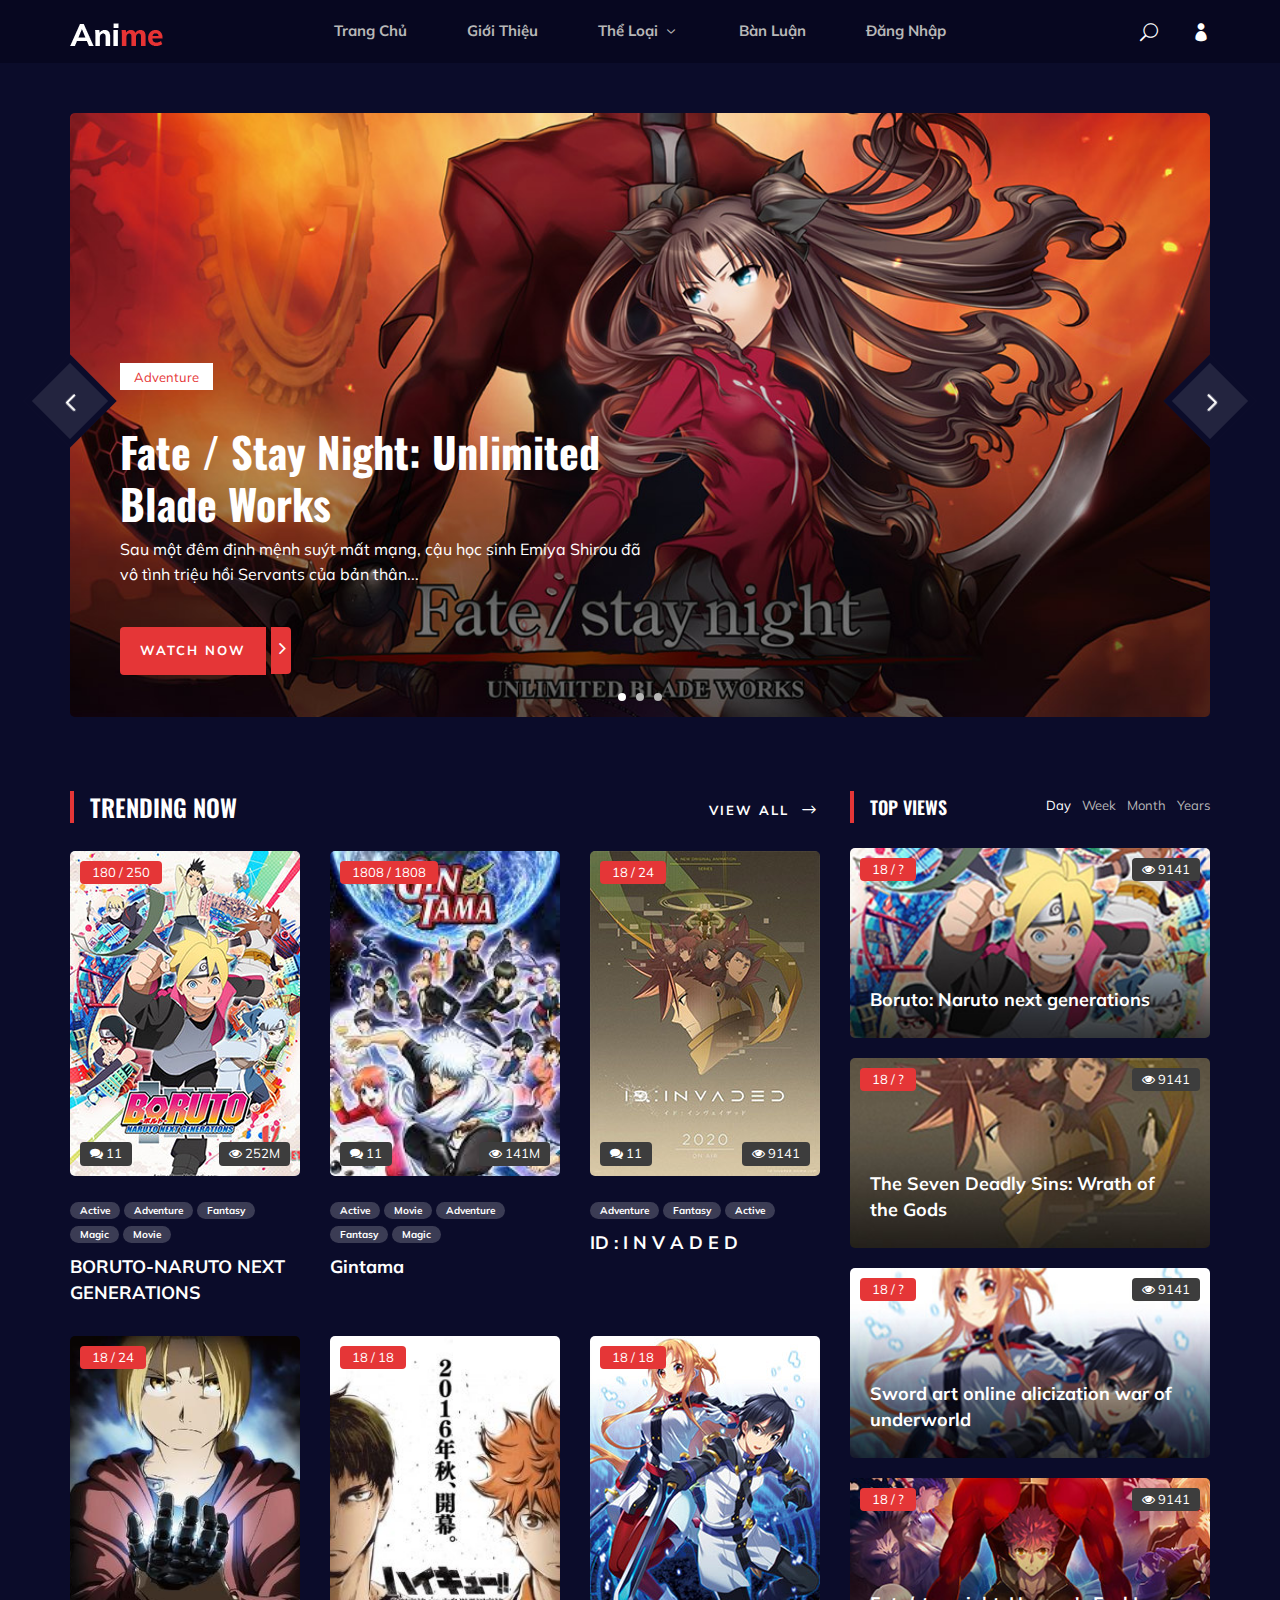
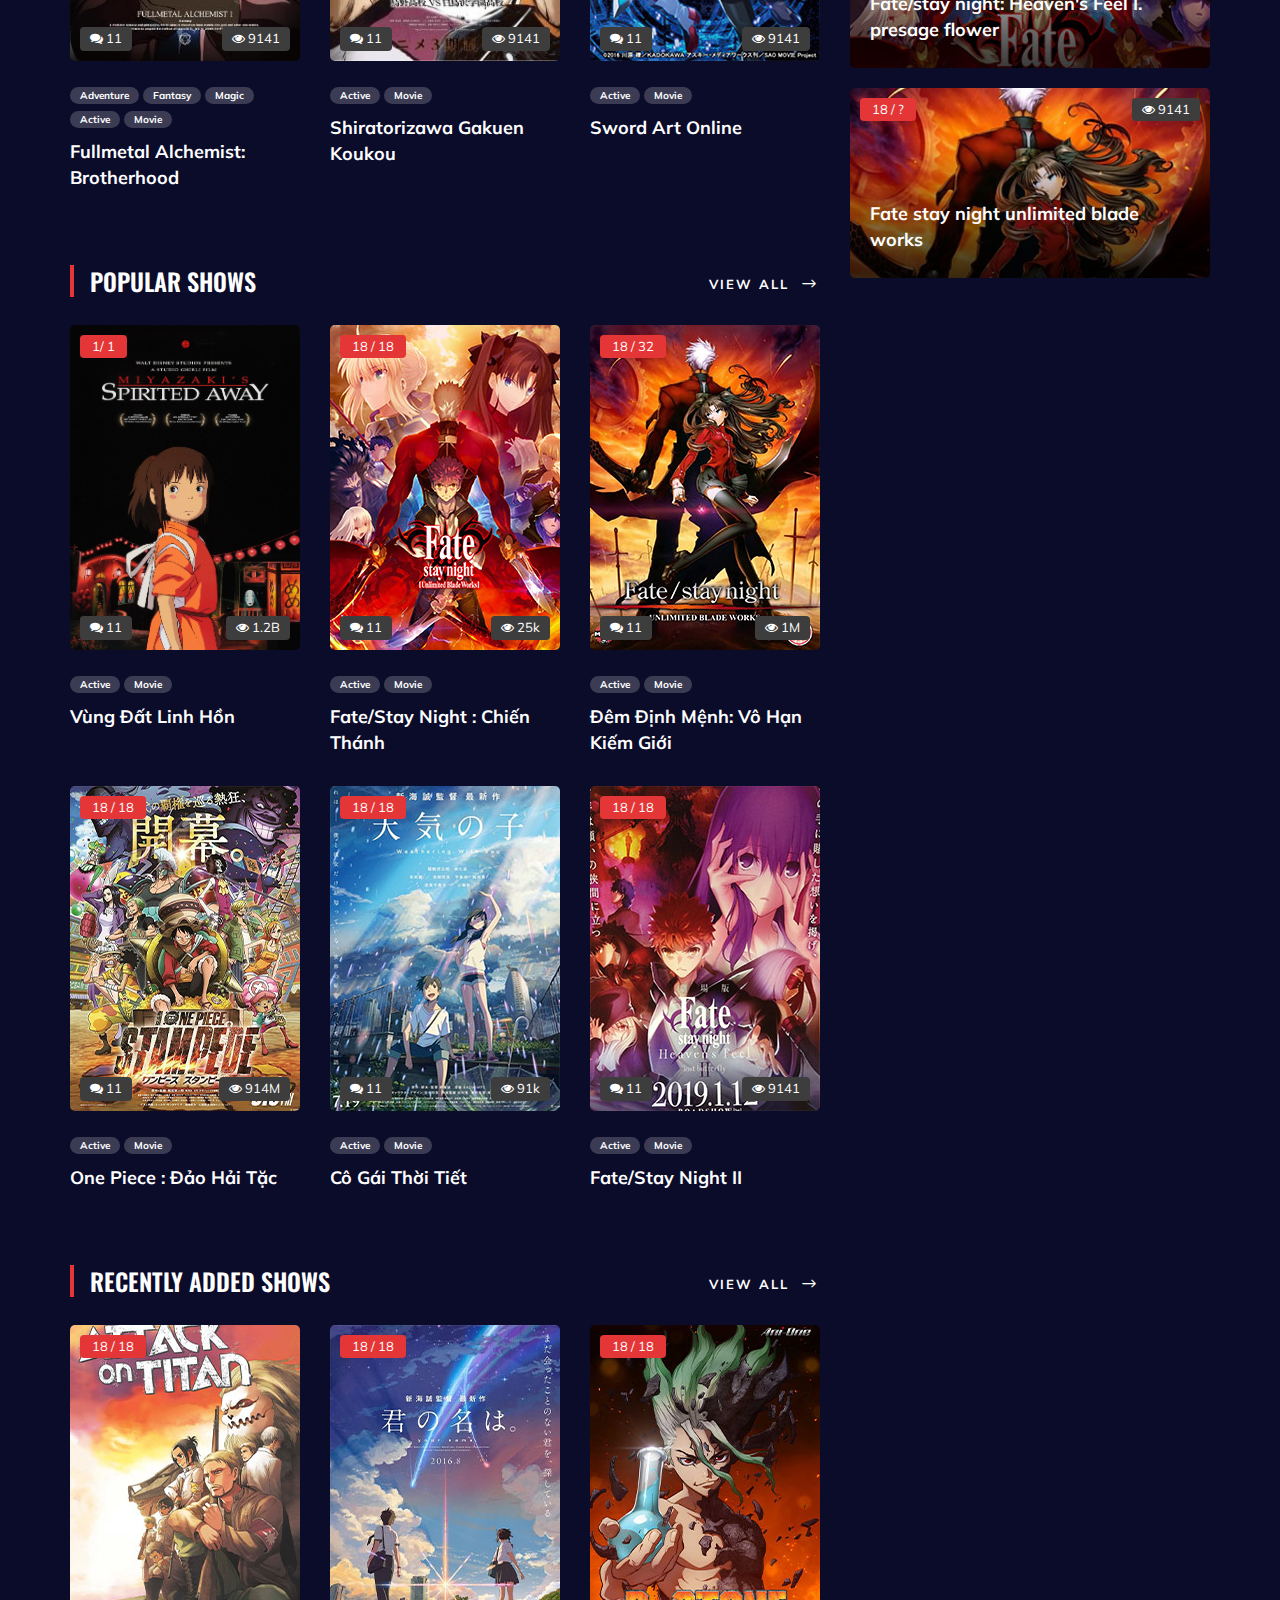
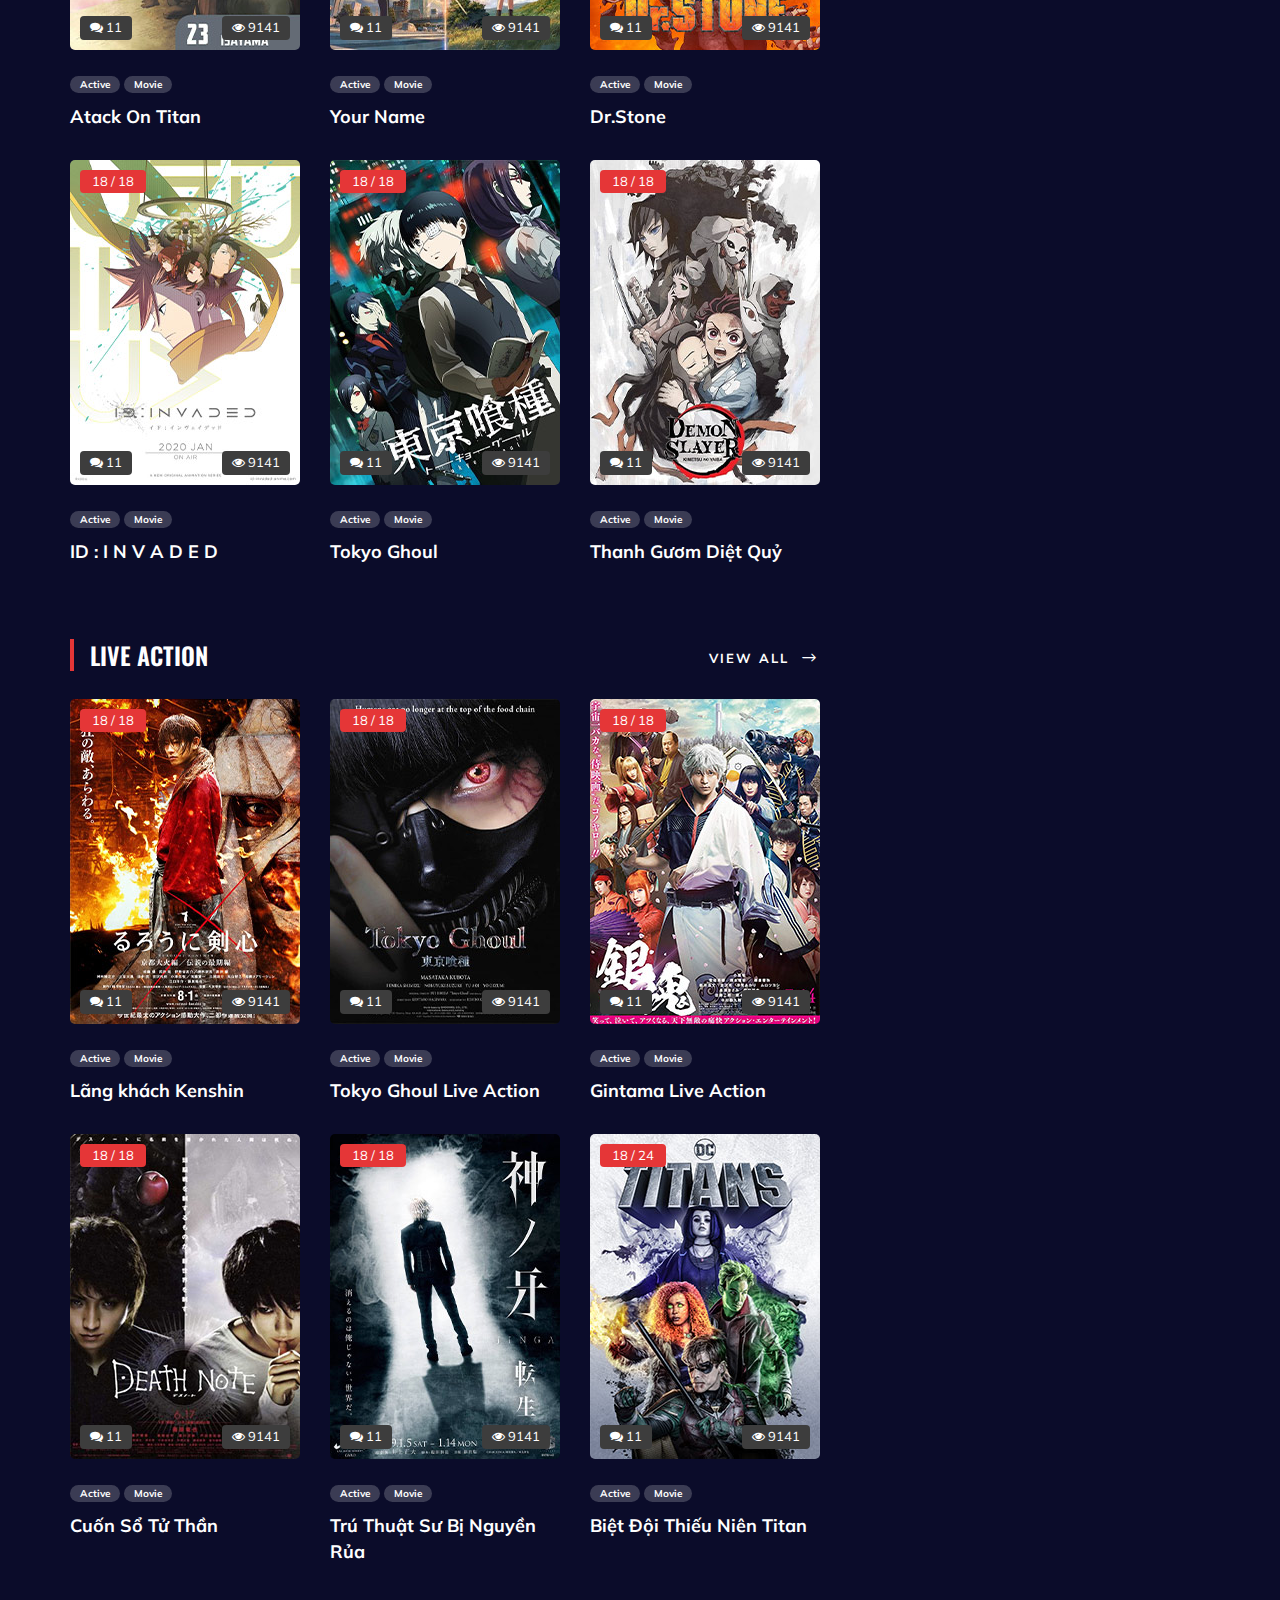
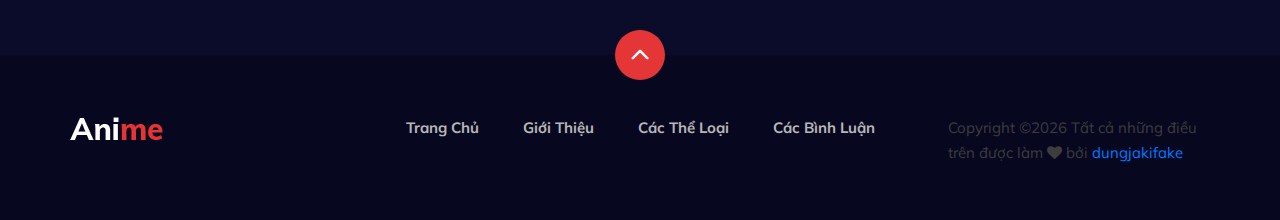
<file: index.html>
<!DOCTYPE html>
<html lang="zxx">

<head>
    <meta charset="UTF-8">
    <meta name="description" content="Anime Template">
    <meta name="keywords" content="Anime, unica, creative, html">
    <meta name="viewport" content="width=device-width, initial-scale=1.0">
    <meta http-equiv="X-UA-Compatible" content="ie=edge">
    <title>Anime Vui Ghê</title>
    <link href="https://fonts.googleapis.com/css2?family=Oswald:wght@300;400;500;600;700&display=swap" rel="stylesheet">
    <link href="https://fonts.googleapis.com/css2?family=Mulish:wght@300;400;500;600;700;800;900&display=swap"
    rel="stylesheet">
    <link rel="stylesheet" href="css/bootstrap.min.css" type="text/css">
    <link rel="stylesheet" href="css/font-awesome.min.css" type="text/css">
    <link rel="stylesheet" href="css/elegant-icons.css" type="text/css">
    <link rel="stylesheet" href="css/plyr.css" type="text/css">
    <link rel="stylesheet" href="css/nice-select.css" type="text/css">
    <link rel="stylesheet" href="css/owl.carousel.min.css" type="text/css">
    <link rel="stylesheet" href="css/slicknav.min.css" type="text/css">
    <link rel="stylesheet" href="css/style.css" type="text/css">
</head>
<body>
    <div id="preloder">
        <div class="loader"></div>
    </div>
    <header class="header">
        <div class="container">
            <div class="row">
                <div class="col-lg-2">
                    <div class="header__logo">
                        <a href="./index.html">
                            <img src="img/logo.png" alt="">
                        </a>
                    </div>
                </div>
                <div class="col-lg-8">
                    <div class="header__nav">
                        <nav class="header__menu mobile-menu">
                            <ul>
                                <li class="active"><a href="./index.html">Trang Chủ</a></li>
                                <li><a href="./blog.html">Giới Thiệu </a></li>
                                <li><a href="./categories.html">Thể Loại <span class="arrow_carrot-down"></span></a>
                                    <ul class="dropdown">
                                        <li><a href="./anime-details.html">Anime</a></li>
                                        <li><a href="./anime-watching.html">Xem Phim</a></li>
                                        <li><a href="./signup.html">Đăng Ký</a></li>
                                        <li><a href="./login.html">Đăng Nhập</a></li>
                                    </ul>
                                </li>
                                <li><a href="./blog-details.html">Bàn Luận</a></li>
                                <li><a href="login.html">Đăng Nhập</a></li>
                            
                            </ul>
                        </nav>
                    </div>
                </div>
                <div class="col-lg-2">
                    <div class="header__right">
                        <a href="#" class="search-switch"><span class="icon_search"></span></a>
                        <a href="./login.html"><span class="icon_profile"></span></a>
                    </div>
                </div>
            </div>
            <div id="mobile-menu-wrap"></div>
        </div>
    </header>
    <section class="hero">
        <div class="container">
            <div class="hero__slider owl-carousel">
                <div class="hero__items set-bg" data-setbg="img/hero/hero-1.jpg">
                    <div class="row">
                        <div class="col-lg-6">
                            <div class="hero__text">
                                <div class="label">Adventure</div>
                                <h2>Fate / Stay Night: Unlimited Blade Works</h2>
                                <p>Sau một đêm định mệnh suýt mất mạng, cậu học sinh Emiya Shirou đã vô tình triệu hồi Servants của bản thân...</p>
                                <a href="fate.html"><span>Watch Now</span> <i class="fa fa-angle-right"></i></a>
                            </div>
                        </div>
                    </div>
                </div>
                <div class="hero__items set-bg" data-setbg="img/hero/hero-2.jpg">
                    <div class="row">
                        <div class="col-lg-6">
                            <div class="hero__text">
                                <div class="label">Adventure</div>
                                <h2>BORUTO - NARUTO NEXT GENERATIONS</h2>
                                <p> Boruto: Naruto Next Generations kể về thế hệ sau của Naruto.Vẫn lấy bối cảnh là thế giới ninja...</p>
                                <a href="anime-details.html"><span>Watch Now</span> <i class="fa fa-angle-right"></i></a>
                            </div>
                        </div>
                    </div>
                </div>
                <div class="hero__items set-bg" data-setbg="img/hero/hero-3.jpg">
                    <div class="row">
                        <div class="col-lg-6">
                            <div class="hero__text">
                                <div class="label">Adventure</div>
                                <h2>Bleach : Huyết Chiến Ngàn Năm</h2>
                                <p>Bleach kể câu chuyện về Ichigo, một cậu học sinh có khả năng nhìn thấy các linh hồn...</p>
                                <a href="/hkt.html"><span>Watch Now</span> <i class="fa fa-angle-right"></i></a>
                            </div></div></div></div></div></div>
    </section>
    <section class="product spad">
        <div class="container">
            <div class="row">
                <div class="col-lg-8">
                    <div class="trending__product">
                        <div class="row">
                            <div class="col-lg-8 col-md-8 col-sm-8">
                                <div class="section-title">
                                    <h4>Trending Now</h4>
                                </div>
                            </div>
                            <div class="col-lg-4 col-md-4 col-sm-4">
                                <div class="btn__all">
                                    <a href="#" class="primary-btn">View All <span class="arrow_right"></span></a>
                                </div>
                            </div>
                        </div>
                        <div class="row">
                            <div class="col-lg-4 col-md-6 col-sm-6">
                                <div class="product__item">
                                    <div class="product__item__pic set-bg" data-setbg="img/trending/trend-1.jpg">
                                        <div class="ep">180 / 250</div>
                                        <div class="comment"><i class="fa fa-comments"></i> 11</div>
                                        <div class="view"><i class="fa fa-eye"></i> 252M</div>
                                    </div>
                                    <div class="product__item__text">
                                        <ul>
                                            <li>Active</li>
                                            <li>Adventure</li>
                                            <li>Fantasy</li>
                                            <li>Magic</li>
                                            <li>Movie</li>
                                        </ul>
                                        <h5><a href="anime-details.html">BORUTO-NARUTO NEXT GENERATIONS</a></h5></div></div> </div>
                            <div class="col-lg-4 col-md-6 col-sm-6">
                                <div class="product__item">
                                    <div class="product__item__pic set-bg" data-setbg="img/trending/gintama.jpg">
                                        <div class="ep">1808 / 1808</div>
                                        <div class="comment"><i class="fa fa-comments"></i> 11</div>
                                        <div class="view"><i class="fa fa-eye"></i> 141M</div>
                                    </div>
                                    <div class="product__item__text">
                                        <ul>
                                            <li>Active</li>
                                            <li>Movie</li>
                                            <li>Adventure</li>
                                            <li>Fantasy</li>
                                            <li>Magic</li>
                                        </ul>
                                        <h5><a href="#">Gintama</a></h5>
                                    </div>
                                </div>
                            </div>
                            <div class="col-lg-4 col-md-6 col-sm-6">
                                <div class="product__item">
                                    <div class="product__item__pic set-bg" data-setbg="img/trending/trend-3.jpg">
                                        <div class="ep">18 / 24</div>
                                        <div class="comment"><i class="fa fa-comments"></i> 11</div>
                                        <div class="view"><i class="fa fa-eye"></i> 9141</div>
                                    </div>
                                    <div class="product__item__text">
                                        <ul>
                                            <li>Adventure</li>
                                            <li>Fantasy</li>
                                            <li>Active</li>
                                        </ul>
                                        <h5><a href="#">ID : I N V A D E D</a></h5></div></div></div>
                            <div class="col-lg-4 col-md-6 col-sm-6">
                                <div class="product__item">
                                    <div class="product__item__pic set-bg" data-setbg="img/trending/phapsu.jpg">
                                        <div class="ep">18 / 24</div>
                                        <div class="comment"><i class="fa fa-comments"></i> 11</div>
                                        <div class="view"><i class="fa fa-eye"></i> 9141</div>
                                    </div>
                                    <div class="product__item__text">
                                        <ul>
                                            <li>Adventure</li>
                                            <li>Fantasy</li>
                                            <li>Magic</li>
                                            <li>Active</li>
                                            <li>Movie</li>
                                        </ul>
                                        <h5><a href="#">Fullmetal Alchemist: Brotherhood</a></h5>
                                    </div>
                                </div>
                            </div>
                            <div class="col-lg-4 col-md-6 col-sm-6">
                                <div class="product__item">
                                    <div class="product__item__pic set-bg" data-setbg="img/trending/bongchuyen.jpg">
                                        <div class="ep">18 / 18</div>
                                        <div class="comment"><i class="fa fa-comments"></i> 11</div>
                                        <div class="view"><i class="fa fa-eye"></i> 9141</div>
                                    </div>
                                    <div class="product__item__text">
                                        <ul>
                                            <li>Active</li>
                                            <li>Movie</li>
                                        </ul>
                                        <h5><a href="#">Shiratorizawa Gakuen Koukou</a></h5>
                                    </div>
                                </div>
                            </div>
                            <div class="col-lg-4 col-md-6 col-sm-6">
                                <div class="product__item">
                                    <div class="product__item__pic set-bg" data-setbg="img/trending/trend-6.jpg">
                                        <div class="ep">18 / 18</div>
                                        <div class="comment"><i class="fa fa-comments"></i> 11</div>
                                        <div class="view"><i class="fa fa-eye"></i> 9141</div>
                                    </div>
                                    <div class="product__item__text">
                                        <ul>
                                            <li>Active</li>
                                            <li>Movie</li>
                                        </ul>
                                        <h5><a href="#">Sword Art Online</a></h5>
                                    </div>
                                </div>
                            </div>
                        </div>
                    </div>
                    <div class="popular__product">
                        <div class="row">
                            <div class="col-lg-8 col-md-8 col-sm-8">
                                <div class="section-title">
                                    <h4>Popular Shows</h4>
                                </div>
                            </div>
                            <div class="col-lg-4 col-md-4 col-sm-4">
                                <div class="btn__all">
                                    <a href="#" class="primary-btn">View All <span class="arrow_right"></span></a>
                                </div>
                            </div>
                        </div>
                        <div class="row">
                            <div class="col-lg-4 col-md-6 col-sm-6">
                                <div class="product__item">
                                    <div class="product__item__pic set-bg" data-setbg="img/trending/begai.jpg">
                                        <div class="ep">1/ 1</div>
                                        <div class="comment"><i class="fa fa-comments"></i> 11</div>
                                        <div class="view"><i class="fa fa-eye"></i> 1.2B</div>
                                    </div>
                                    <div class="product__item__text">
                                        <ul>
                                            <li>Active</li>
                                            <li>Movie</li>
                                        </ul>
                                        <h5><a href="#">Vùng Đất Linh Hồn</a></h5>
                                    </div>
                                </div>
                            </div>
                            <div class="col-lg-4 col-md-6 col-sm-6">
                                <div class="product__item">
                                    <div class="product__item__pic set-bg" data-setbg="img/popular/popular-2.jpg">
                                        <div class="ep">18 / 18</div>
                                        <div class="comment"><i class="fa fa-comments"></i> 11</div>
                                        <div class="view"><i class="fa fa-eye"></i> 25k</div>
                                    </div>
                                    <div class="product__item__text">
                                        <ul>
                                            <li>Active</li>
                                            <li>Movie</li>
                                        </ul>
                                        <h5><a href="#"> Fate/Stay Night : Chiến Thánh  </a></h5>
                                    </div>
                                </div>
                            </div>
                            <div class="col-lg-4 col-md-6 col-sm-6">
                                <div class="product__item">
                                    <div class="product__item__pic set-bg" data-setbg="img/popular/popular-3.jpg">
                                        <div class="ep">18 / 32</div>
                                        <div class="comment"><i class="fa fa-comments"></i> 11</div>
                                        <div class="view"><i class="fa fa-eye"></i> 1M</div>
                                    </div>
                                    <div class="product__item__text">
                                        <ul>
                                            <li>Active</li>
                                            <li>Movie</li>
                                        </ul>
                                        <h5><a href="#">Đêm Định Mệnh: Vô Hạn Kiếm Giới </a></h5>
                                    </div>
                                </div>
                            </div>
                            <div class="col-lg-4 col-md-6 col-sm-6">
                                <div class="product__item">
                                    <div class="product__item__pic set-bg" data-setbg="img/popular/popular-4.jpg">
                                        <div class="ep">18 / 18</div>
                                        <div class="comment"><i class="fa fa-comments"></i> 11</div>
                                        <div class="view"><i class="fa fa-eye"></i> 914M</div>
                                    </div>
                                    <div class="product__item__text">
                                        <ul>
                                            <li>Active</li>
                                            <li>Movie</li>
                                        </ul>
                                        <h5><a href="#">One Piece : Đảo Hải Tặc</a></h5>
                                    </div>
                                </div>
                            </div>
                            <div class="col-lg-4 col-md-6 col-sm-6">
                                <div class="product__item">
                                    <div class="product__item__pic set-bg" data-setbg="img/popular/popular-5.jpg">
                                        <div class="ep">18 / 18</div>
                                        <div class="comment"><i class="fa fa-comments"></i> 11</div>
                                        <div class="view"><i class="fa fa-eye"></i> 91k</div>
                                    </div>
                                    <div class="product__item__text">
                                        <ul>
                                            <li>Active</li>
                                            <li>Movie</li>
                                        </ul>
                                        <h5><a href="#">Cô Gái Thời Tiết </a></h5>
                                    </div>
                                </div>
                            </div>
                            <div class="col-lg-4 col-md-6 col-sm-6">
                                <div class="product__item">
                                    <div class="product__item__pic set-bg" data-setbg="img/popular/popular-6.jpg">
                                        <div class="ep">18 / 18</div>
                                        <div class="comment"><i class="fa fa-comments"></i> 11</div>
                                        <div class="view"><i class="fa fa-eye"></i> 9141</div>
                                    </div>
                                    <div class="product__item__text">
                                        <ul>
                                            <li>Active</li>
                                            <li>Movie</li>
                                        </ul>
                                        <h5><a href="#">Fate/Stay Night II</a></h5>
                                    </div>
                                </div>
                            </div>
                        </div>
                    </div>
                    <div class="recent__product">
                        <div class="row">
                            <div class="col-lg-8 col-md-8 col-sm-8">
                                <div class="section-title">
                                    <h4>Recently Added Shows</h4>
                                </div>
                            </div>
                            <div class="col-lg-4 col-md-4 col-sm-4">
                                <div class="btn__all">
                                    <a href="#" class="primary-btn">View All <span class="arrow_right"></span></a>
                                </div>
                            </div>
                        </div>
                        <div class="row">
                            <div class="col-lg-4 col-md-6 col-sm-6">
                                <div class="product__item">
                                    <div class="product__item__pic set-bg" data-setbg="img/recent/recent-1.jpg">
                                        <div class="ep">18 / 18</div>
                                        <div class="comment"><i class="fa fa-comments"></i> 11</div>
                                        <div class="view"><i class="fa fa-eye"></i> 9141</div>
                                    </div>
                                    <div class="product__item__text">
                                        <ul>
                                            <li>Active</li>
                                            <li>Movie</li>
                                        </ul>
                                        <h5><a href="#">Atack On Titan</a></h5>
                                    </div>
                                </div>
                            </div>
                            <div class="col-lg-4 col-md-6 col-sm-6">
                                <div class="product__item">
                                    <div class="product__item__pic set-bg" data-setbg="img/recent/recent-2.jpg">
                                        <div class="ep">18 / 18</div>
                                        <div class="comment"><i class="fa fa-comments"></i> 11</div>
                                        <div class="view"><i class="fa fa-eye"></i> 9141</div>
                                    </div>
                                    <div class="product__item__text">
                                        <ul>
                                            <li>Active</li>
                                            <li>Movie</li>
                                        </ul>
                                        <h5><a href="#">Your Name</a></h5>
                                    </div>
                                </div>
                            </div>
                            <div class="col-lg-4 col-md-6 col-sm-6">
                                <div class="product__item">
                                    <div class="product__item__pic set-bg" data-setbg="img/recent/recent-3.jpg">
                                        <div class="ep">18 / 18</div>
                                        <div class="comment"><i class="fa fa-comments"></i> 11</div>
                                        <div class="view"><i class="fa fa-eye"></i> 9141</div>
                                    </div>
                                    <div class="product__item__text">
                                        <ul>
                                            <li>Active</li>
                                            <li>Movie</li>
                                        </ul>
                                        <h5><a href="#">Dr.Stone</a></h5>
                                    </div>
                                </div>
                            </div>
                            <div class="col-lg-4 col-md-6 col-sm-6">
                                <div class="product__item">
                                    <div class="product__item__pic set-bg" data-setbg="img/recent/recent-4.jpg">
                                        <div class="ep">18 / 18</div>
                                        <div class="comment"><i class="fa fa-comments"></i> 11</div>
                                        <div class="view"><i class="fa fa-eye"></i> 9141</div>
                                    </div>
                                    <div class="product__item__text">
                                        <ul>
                                            <li>Active</li>
                                            <li>Movie</li>
                                        </ul>
                                        <h5><a href="#">ID : I N V A D E D</a></h5>
                                    </div>
                                </div>
                            </div>
                            <div class="col-lg-4 col-md-6 col-sm-6">
                                <div class="product__item">
                                    <div class="product__item__pic set-bg" data-setbg="img/recent/recent-5.jpg">
                                        <div class="ep">18 / 18</div>
                                        <div class="comment"><i class="fa fa-comments"></i> 11</div>
                                        <div class="view"><i class="fa fa-eye"></i> 9141</div>
                                    </div>
                                    <div class="product__item__text">
                                        <ul>
                                            <li>Active</li>
                                            <li>Movie</li>
                                        </ul>
                                        <h5><a href="#">Tokyo Ghoul</a></h5>
                                    </div>
                                </div>
                            </div>
                            <div class="col-lg-4 col-md-6 col-sm-6">
                                <div class="product__item">
                                    <div class="product__item__pic set-bg" data-setbg="img/recent/recent-6.jpg">
                                        <div class="ep">18 / 18</div>
                                        <div class="comment"><i class="fa fa-comments"></i> 11</div>
                                        <div class="view"><i class="fa fa-eye"></i> 9141</div>
                                    </div>
                                    <div class="product__item__text">
                                        <ul>
                                            <li>Active</li>
                                            <li>Movie</li>
                                        </ul>
                                        <h5><a href="#">Thanh Gươm Diệt Quỷ</a></h5>
                                    </div>
                                </div>
                            </div>
                        </div>
                    </div>
                    <div class="live__product">
                        <div class="row">
                            <div class="col-lg-8 col-md-8 col-sm-8">
                                <div class="section-title">
                                    <h4>Live Action</h4>
                                </div>
                            </div>
                            <div class="col-lg-4 col-md-4 col-sm-4">
                                <div class="btn__all">
                                    <a href="#" class="primary-btn">View All <span class="arrow_right"></span></a>
                                </div>
                            </div>  
                        </div>
                        <div class="row">
                            <div class="col-lg-4 col-md-6 col-sm-6">
                                <div class="product__item">
                                    <div class="product__item__pic set-bg" data-setbg="img/live/live-1.jpg">
                                        <div class="ep">18 / 18</div>
                                        <div class="comment"><i class="fa fa-comments"></i> 11</div>
                                        <div class="view"><i class="fa fa-eye"></i> 9141</div>
                                    </div>
                                    <div class="product__item__text">
                                        <ul>
                                            <li>Active</li>
                                            <li>Movie</li>
                                        </ul>
                                        <h5><a href="#">Lãng khách Kenshin</a></h5>
                                    </div>
                                </div>
                            </div>
                            <div class="col-lg-4 col-md-6 col-sm-6">
                                <div class="product__item">
                                    <div class="product__item__pic set-bg" data-setbg="img/live/live-2.jpg">
                                        <div class="ep">18 / 18</div>
                                        <div class="comment"><i class="fa fa-comments"></i> 11</div>
                                        <div class="view"><i class="fa fa-eye"></i> 9141</div>
                                    </div>
                                    <div class="product__item__text">
                                        <ul>
                                            <li>Active</li>
                                            <li>Movie</li>
                                        </ul>
                                        <h5><a href="#">Tokyo Ghoul Live Action</a></h5>
                                    </div>
                                </div>
                            </div>
                            <div class="col-lg-4 col-md-6 col-sm-6">
                                <div class="product__item">
                                    <div class="product__item__pic set-bg" data-setbg="img/live/live-3.jpg">
                                        <div class="ep">18 / 18</div>
                                        <div class="comment"><i class="fa fa-comments"></i> 11</div>
                                        <div class="view"><i class="fa fa-eye"></i> 9141</div>
                                    </div>
                                    <div class="product__item__text">
                                        <ul>
                                            <li>Active</li>
                                            <li>Movie</li>
                                        </ul>
                                        <h5><a href="#">Gintama Live Action</a></h5>
                                    </div>
                                </div>
                            </div>
                            <div class="col-lg-4 col-md-6 col-sm-6">
                                <div class="product__item">
                                    <div class="product__item__pic set-bg" data-setbg="img/live/live-4.jpg">
                                        <div class="ep">18 / 18</div>
                                        <div class="comment"><i class="fa fa-comments"></i> 11</div>
                                        <div class="view"><i class="fa fa-eye"></i> 9141</div>
                                    </div>
                                    <div class="product__item__text">
                                        <ul>
                                            <li>Active</li>
                                            <li>Movie</li>
                                        </ul>
                                        <h5><a href="#">Cuốn Sổ Tử Thần</a></h5>
                                    </div>
                                </div>
                            </div>
                            <div class="col-lg-4 col-md-6 col-sm-6">
                                <div class="product__item">
                                    <div class="product__item__pic set-bg" data-setbg="img/live/live-5.jpg">
                                        <div class="ep">18 / 18</div>
                                        <div class="comment"><i class="fa fa-comments"></i> 11</div>
                                        <div class="view"><i class="fa fa-eye"></i> 9141</div>
                                    </div>
                                    <div class="product__item__text">
                                        <ul>
                                            <li>Active</li>
                                            <li>Movie</li>
                                        </ul>
                                        <h5><a href="#">Trú Thuật Sư Bị Nguyền Rủa</a></h5>
                                    </div>
                                </div>
                            </div>
                            <div class="col-lg-4 col-md-6 col-sm-6">
                                <div class="product__item">
                                    <div class="product__item__pic set-bg" data-setbg="img/live/live-6.jpg">
                                        <div class="ep">18 / 24</div>
                                        <div class="comment"><i class="fa fa-comments"></i> 11</div>
                                        <div class="view"><i class="fa fa-eye"></i> 9141</div>
                                    </div>
                                    <div class="product__item__text">
                                        <ul>
                                            <li>Active</li>
                                            <li>Movie</li>
                                        </ul>
                                        <h5><a href="#">Biệt Đội Thiếu Niên Titan</a></h5>
                                    </div>
                                </div>
                            </div>
                        </div>
                    </div>
                </div>
                <div class="col-lg-4 col-md-6 col-sm-8">
                    <div class="product__sidebar">
                        <div class="product__sidebar__view">
                            <div class="section-title">
                                <h5>Top Views</h5>
                            </div>
                            <ul class="filter__controls">
                                <li class="active" data-filter="*">Day</li>
                                <li data-filter=".week">Week</li>
                                <li data-filter=".month">Month</li>
                                <li data-filter=".years">Years</li>
                            </ul>
                            <div class="filter__gallery">
                                <div class="product__sidebar__view__item set-bg mix day years"
                                data-setbg="img/sidebar/tv-1.jpg">
                                <div class="ep">18 / ?</div>
                                <div class="view"><i class="fa fa-eye"></i> 9141</div>
                                <h5><a href="#">Boruto: Naruto next generations</a></h5>
                            </div>
                            <div class="product__sidebar__view__item set-bg mix month week"
                            data-setbg="img/sidebar/tv-2.jpg">
                            <div class="ep">18 / ?</div>
                            <div class="view"><i class="fa fa-eye"></i> 9141</div>
                            <h5><a href="#">The Seven Deadly Sins: Wrath of the Gods</a></h5>
                        </div>
                        <div class="product__sidebar__view__item set-bg mix week years"
                        data-setbg="img/sidebar/tv-3.jpg">
                        <div class="ep">18 / ?</div>
                        <div class="view"><i class="fa fa-eye"></i> 9141</div>
                        <h5><a href="#">Sword art online alicization war of underworld</a></h5>
                    </div>
                    <div class="product__sidebar__view__item set-bg mix years month"
                    data-setbg="img/sidebar/tv-4.jpg">
                    <div class="ep">18 / ?</div>
                    <div class="view"><i class="fa fa-eye"></i> 9141</div>
                    <h5><a href="#">Fate/stay night: Heaven's Feel I. presage flower</a></h5>
        </div>
            <div class="product__sidebar__view__item set-bg mix day"
                data-setbg="img/sidebar/tv-5.jpg">
        <div class="ep">18 / ?</div>
            <div class="view"><i class="fa fa-eye"></i> 9141</div>
                <h5><a href="#">Fate stay night unlimited blade works</a></h5> 
                        </div>
                    </div>
                </div>
            </div>
        </div>
    </div>
</div>
</section>
<footer class="footer">
    <div class="page-up">
        <a href="#" id="scrollToTopButton"><span class="arrow_carrot-up"></span></a>
    </div>
    <div class="container">
        <div class="row">
            <div class="col-lg-3">
                <div class="footer__logo">
                    <a href="./index.html"><img src="img/logo.png" alt=""></a>
                </div>
            </div>
            <div class="col-lg-6">
                <div class="footer__nav">
                    <ul>
                        <li class="active"><a href="./index.html">Trang Chủ</a></li>
                        <li><a href="./blog.html">Giới Thiệu</a></li>
                        <li><a href="./categories.html">Các Thể Loại</a></li>
                         <li><a href="blog-details.html">Các Bình Luận</a></li>
                    </ul>
                </div>
            </div>
            <div class="col-lg-3">
                <p>                          Copyright &copy;<script>document.write(new Date().getFullYear());</script> Tất cả những điều trên được làm  <i class="fa fa-heart" aria-hidden="true"></i> bởi <a href="https://www.facebook.com/dungjakifake" target="_blank">dungjakifake</a>                </p></div></div></div>
  </footer>
  <div class="search-model">
    <div class="h-100 d-flex align-items-center justify-content-center">
        <div class="search-close-switch"><i class="icon_close"></i></div>
        <form class="search-model-form">
            <input type="text" id="search-input" placeholder="Search here.....">
        </form>
    </div>
</div>
<script src="js/jquery-3.3.1.min.js"></script>
<script src="js/bootstrap.min.js"></script>
<script src="js/player.js"></script>
<script src="js/jquery.nice-select.min.js"></script>
<script src="js/mixitup.min.js"></script>
<script src="js/jquery.slicknav.js"></script>
<script src="js/owl.carousel.min.js"></script>
<script src="js/main.js"></script>
</body>
</html>
</file>
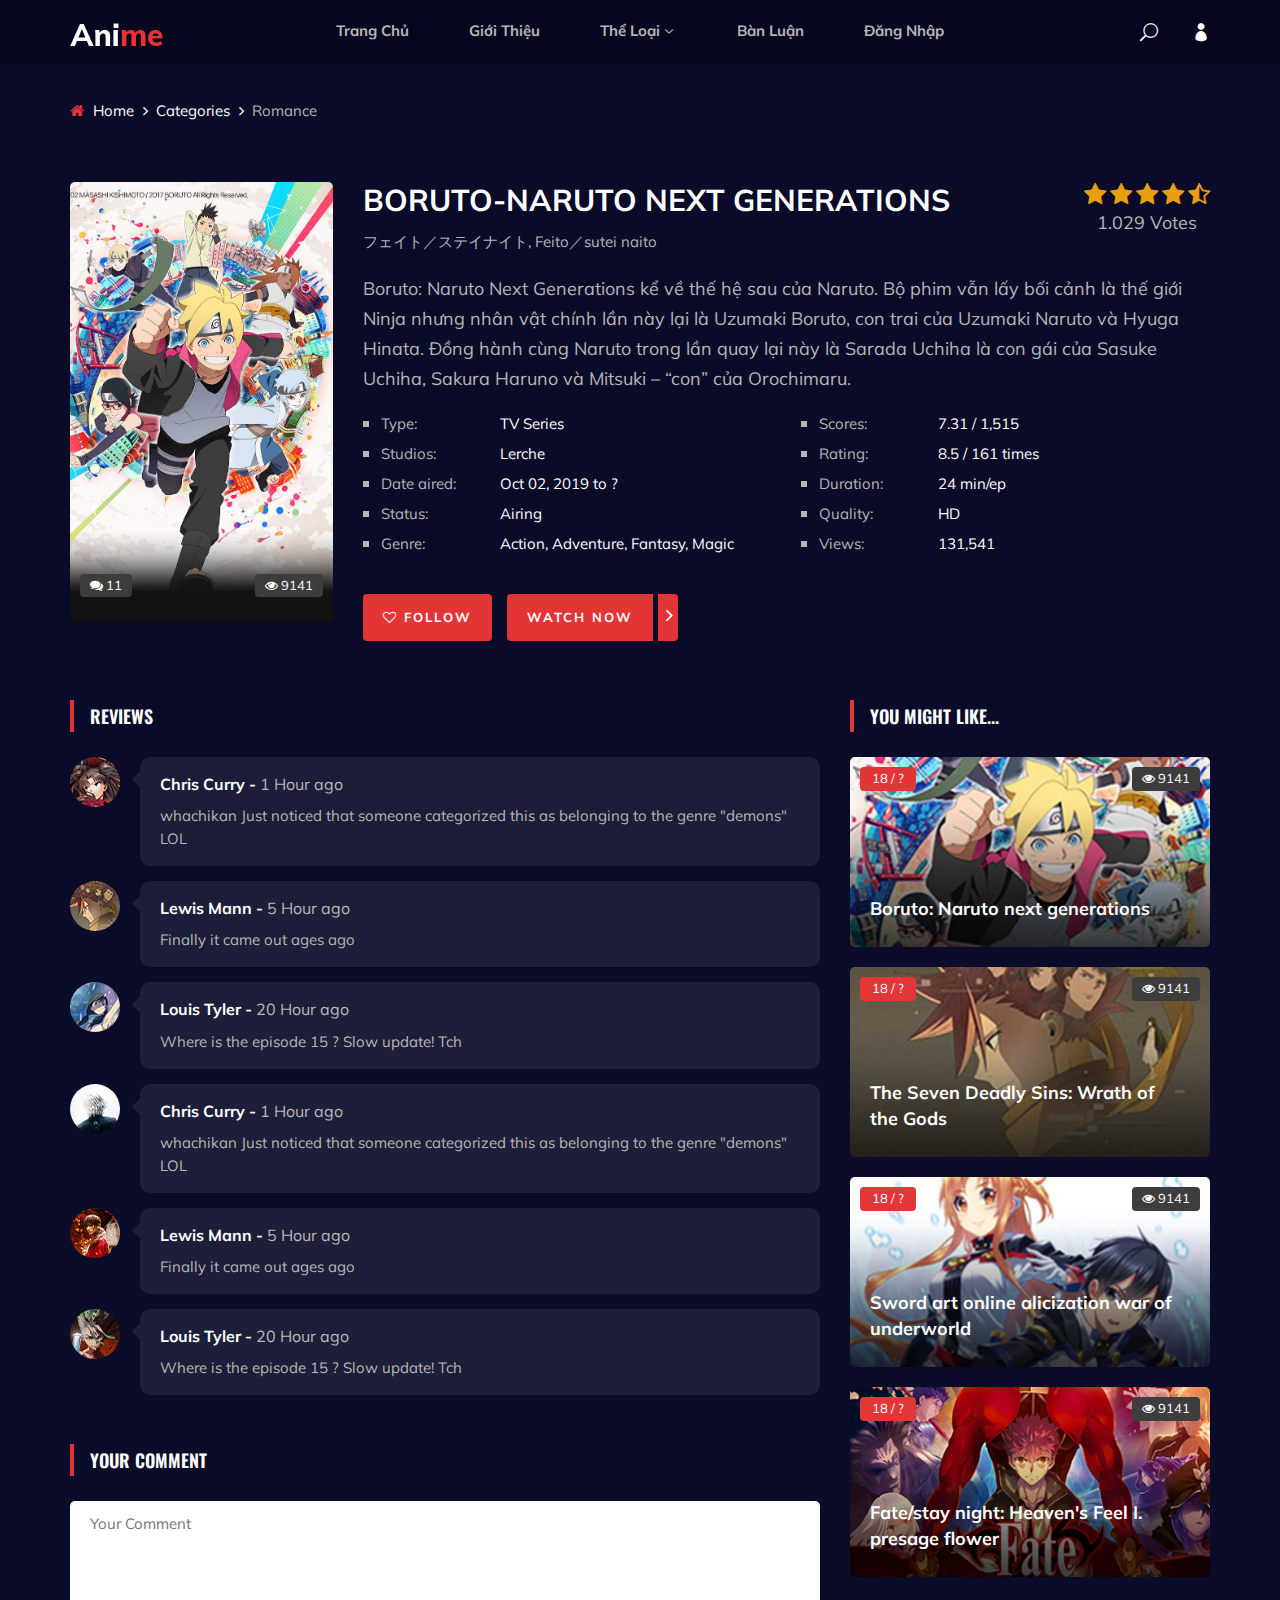
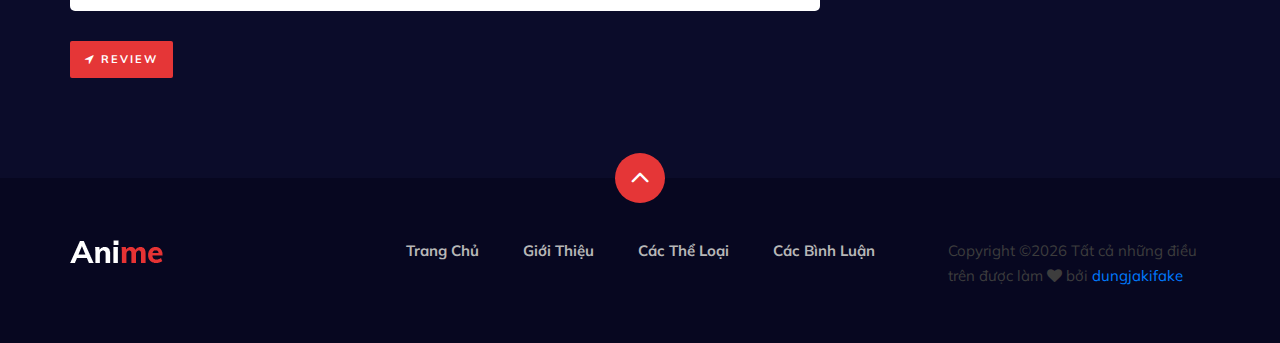
<file: anime-details.html>
<!DOCTYPE html>
<html lang="zxx">

<head>
    <meta charset="UTF-8">
    <meta name="description" content="Anime Template">
    <meta name="keywords" content="Anime, unica, creative, html">
    <meta name="viewport" content="width=device-width, initial-scale=1.0">
    <meta http-equiv="X-UA-Compatible" content="ie=edge">
    <title>Anime Vui Ghê</title>
    <!-- Google Font -->
    <link href="https://fonts.googleapis.com/css2?family=Oswald:wght@300;400;500;600;700&display=swap" rel="stylesheet">
    <link href="https://fonts.googleapis.com/css2?family=Mulish:wght@300;400;500;600;700;800;900&display=swap"
    rel="stylesheet">

    <!-- Css Styles -->
    <link rel="stylesheet" href="css/bootstrap.min.css" type="text/css">
    <link rel="stylesheet" href="css/font-awesome.min.css" type="text/css">
    <link rel="stylesheet" href="css/elegant-icons.css" type="text/css">
    <link rel="stylesheet" href="css/plyr.css" type="text/css">
    <link rel="stylesheet" href="css/nice-select.css" type="text/css">
    <link rel="stylesheet" href="css/owl.carousel.min.css" type="text/css">
    <link rel="stylesheet" href="css/slicknav.min.css" type="text/css">
    <link rel="stylesheet" href="css/style.css" type="text/css">
</head>

<body>
    <!-- Page Preloder -->
    <div id="preloder">
        <div class="loader"></div>
    </div>

    <!-- Header Section Begin -->
    <header class="header">
        <div class="container">
            <div class="row">
                <div class="col-lg-2">
                    <div class="header__logo">
                        <a href="./index.html">
                            <img src="img/logo.png" alt="">
                        </a>
                    </div>
                </div>
                <div class="col-lg-8">
                    <div class="header__nav">
                        <nav class="header__menu mobile-menu">
                            <ul>
                                <li class="active"><a href="./index.html">Trang Chủ</a></li>
                                <li><a href="./blog.html">Giới Thiệu </a></li>
                                <li><a href="./categories.html">Thể Loại<span class="arrow_carrot-down"></span></a>
                                    <ul class="dropdown">
                                        <li><a href="./anime-details.html">Anime</a></li>
                                        <li><a href="./anime-watching.html">Xem Phim</a></li>
                                        <li><a href="./signup.html">Đăng Ký</a></li>
                                        <li><a href="./login.html">Đăng Nhập</a></li>
                                    </ul>
                                </li>
                                <li><a href="./blog-details.html">Bàn Luận</a></li>
                                <li><a href="login.html">Đăng Nhập</a></li>
                            
                            </ul>
                        </nav>
                    </div>
                </div>
                <div class="col-lg-2">
                    <div class="header__right">
                        <a href="#" class="search-switch"><span class="icon_search"></span></a>
                        <a href="./login.html"><span class="icon_profile"></span></a>
                    </div>
                </div>
            </div>
            <div id="mobile-menu-wrap"></div>
        </div>
    </header>
    <!-- Header End -->

    <!-- Breadcrumb Begin -->
    <div class="breadcrumb-option">
        <div class="container">
            <div class="row">
                <div class="col-lg-12">
                    <div class="breadcrumb__links">
                        <a href="./index.html"><i class="fa fa-home"></i> Home</a>
                        <a href="./categories.html">Categories</a>
                        <span>Romance</span>
                    </div>
                </div>
            </div>
        </div>
    </div>
    <!-- Breadcrumb End -->

    <!-- Anime Section Begin -->
    <section class="anime-details spad">
        <div class="container">
            <div class="anime__details__content">
                <div class="row">
                    <div class="col-lg-3">
                        <div class="anime__details__pic set-bg" data-setbg="img/sidebar/nonlam.jpg">
                            <div class="comment"><i class="fa fa-comments"></i> 11</div>
                            <div class="view"><i class="fa fa-eye"></i> 9141</div>
                        </div>
                    </div>
                    <div class="col-lg-9">
                        <div class="anime__details__text">
                            <div class="anime__details__title">
                                <h3>BORUTO-NARUTO NEXT GENERATIONS</h3>
                                <span>フェイト／ステイナイト, Feito／sutei naito</span>
                            </div>
                            <div class="anime__details__rating">
                                <div class="rating">
                                    <a href="#"><i class="fa fa-star"></i></a>
                                    <a href="#"><i class="fa fa-star"></i></a>
                                    <a href="#"><i class="fa fa-star"></i></a>
                                    <a href="#"><i class="fa fa-star"></i></a>
                                    <a href="#"><i class="fa fa-star-half-o"></i></a>
                                </div>
                                <span>1.029 Votes</span>
                            </div>
                            <p>Boruto: Naruto Next Generations kể về thế hệ sau của Naruto. Bộ phim vẫn lấy bối cảnh là thế giới Ninja nhưng nhân vật chính lần này lại là Uzumaki Boruto, con trai của Uzumaki Naruto và Hyuga Hinata. Đồng hành cùng Naruto trong lần quay lại này là Sarada Uchiha là con gái của Sasuke Uchiha, Sakura Haruno và Mitsuki – “con” của Orochimaru.</p>
                            <div class="anime__details__widget">
                                <div class="row">
                                    <div class="col-lg-6 col-md-6">
                                        <ul>
                                            <li><span>Type:</span> TV Series</li>
                                            <li><span>Studios:</span> Lerche</li>
                                            <li><span>Date aired:</span> Oct 02, 2019 to ?</li>
                                            <li><span>Status:</span> Airing</li>
                                            <li><span>Genre:</span> Action, Adventure, Fantasy, Magic</li>
                                        </ul>
                                    </div>
                                    <div class="col-lg-6 col-md-6">
                                        <ul>
                                            <li><span>Scores:</span> 7.31 / 1,515</li>
                                            <li><span>Rating:</span> 8.5 / 161 times</li>
                                            <li><span>Duration:</span> 24 min/ep</li>
                                            <li><span>Quality:</span> HD</li>
                                            <li><span>Views:</span> 131,541</li>
                                        </ul>
                                    </div>
                                </div>
                            </div>
                            <div class="anime__details__btn">
                                <a href="#" class="follow-btn"><i class="fa fa-heart-o"></i> Follow</a>
                                <a href="anime-watching.html" class="watch-btn"><span>Watch Now</span> <i
                                    class="fa fa-angle-right"></i></a>
                                </div>
                            </div>
                        </div>
                    </div>
                </div>
                <div class="row">
                    <div class="col-lg-8 col-md-8">
                        <div class="anime__details__review">
                            <div class="section-title">
                                <h5>Reviews</h5>
                            </div>
                            <div class="anime__review__item">
                                <div class="anime__review__item__pic">
                                    <img src="img/anime/review-1.jpg" alt="">
                                </div>
                                <div class="anime__review__item__text">
                                    <h6>Chris Curry - <span>1 Hour ago</span></h6>
                                    <p>whachikan Just noticed that someone categorized this as belonging to the genre
                                    "demons" LOL</p>
                                </div>
                            </div>
                            <div class="anime__review__item">
                                <div class="anime__review__item__pic">
                                    <img src="img/anime/review-2.jpg" alt="">
                                </div>
                                <div class="anime__review__item__text">
                                    <h6>Lewis Mann - <span>5 Hour ago</span></h6>
                                    <p>Finally it came out ages ago</p>
                                </div>
                            </div>
                            <div class="anime__review__item">
                                <div class="anime__review__item__pic">
                                    <img src="img/anime/review-3.jpg" alt="">
                                </div>
                                <div class="anime__review__item__text">
                                    <h6>Louis Tyler - <span>20 Hour ago</span></h6>
                                    <p>Where is the episode 15 ? Slow update! Tch</p>
                                </div>
                            </div>
                            <div class="anime__review__item">
                                <div class="anime__review__item__pic">
                                    <img src="img/anime/review-4.jpg" alt="">
                                </div>
                                <div class="anime__review__item__text">
                                    <h6>Chris Curry - <span>1 Hour ago</span></h6>
                                    <p>whachikan Just noticed that someone categorized this as belonging to the genre
                                    "demons" LOL</p>
                                </div>
                            </div>
                            <div class="anime__review__item">
                                <div class="anime__review__item__pic">
                                    <img src="img/anime/review-5.jpg" alt="">
                                </div>
                                <div class="anime__review__item__text">
                                    <h6>Lewis Mann - <span>5 Hour ago</span></h6>
                                    <p>Finally it came out ages ago</p>
                                </div>
                            </div>
                            <div class="anime__review__item">
                                <div class="anime__review__item__pic">
                                    <img src="img/anime/review-6.jpg" alt="">
                                </div>
                                <div class="anime__review__item__text">
                                    <h6>Louis Tyler - <span>20 Hour ago</span></h6>
                                    <p>Where is the episode 15 ? Slow update! Tch</p>
                                </div>
                            </div>
                        </div>
                        <div class="anime__details__form">
                            <div class="section-title">
                                <h5>Your Comment</h5>
                            </div>
                            <form action="#">
                                <textarea placeholder="Your Comment"></textarea>
                                <button type="submit"><i class="fa fa-location-arrow"></i> Review</button>
                            </form>
                        </div>
                    </div>
                    <div class="col-lg-4 col-md-4">
                        <div class="anime__details__sidebar">
                            <div class="section-title">
                                <h5>you might like...</h5>
                            </div>
                            <div class="product__sidebar__view__item set-bg" data-setbg="img/sidebar/tv-1.jpg">
                                <div class="ep">18 / ?</div>
                                <div class="view"><i class="fa fa-eye"></i> 9141</div>
                                <h5><a href="#">Boruto: Naruto next generations</a></h5>
                            </div>
                            <div class="product__sidebar__view__item set-bg" data-setbg="img/sidebar/tv-2.jpg">
                                <div class="ep">18 / ?</div>
                                <div class="view"><i class="fa fa-eye"></i> 9141</div>
                                <h5><a href="#">The Seven Deadly Sins: Wrath of the Gods</a></h5>
                            </div>
                            <div class="product__sidebar__view__item set-bg" data-setbg="img/sidebar/tv-3.jpg">
                                <div class="ep">18 / ?</div>
                                <div class="view"><i class="fa fa-eye"></i> 9141</div>
                                <h5><a href="#">Sword art online alicization war of underworld</a></h5>
                            </div>
                            <div class="product__sidebar__view__item set-bg" data-setbg="img/sidebar/tv-4.jpg">
                                <div class="ep">18 / ?</div>
                                <div class="view"><i class="fa fa-eye"></i> 9141</div>
                                <h5><a href="#">Fate/stay night: Heaven's Feel I. presage flower</a></h5>
                            </div>
                        </div>
                    </div>
                </div>
            </div>
        </section>
        <!-- Anime Section End -->

        <!-- Footer Section Begin -->
        <footer class="footer">
            <div class="page-up">
                <a href="#" id="scrollToTopButton"><span class="arrow_carrot-up"></span></a>
            </div>
            <div class="container">
                <div class="row">
                    <div class="col-lg-3">
                        <div class="footer__logo">
                            <a href="./index.html"><img src="img/logo.png" alt=""></a>
                        </div>
                    </div>
                    <div class="col-lg-6">
                        <div class="footer__nav">
                            <ul>
                                <li class="active"><a href="./index.html">Trang Chủ</a></li>
                                <li><a href="./blog.html">Giới Thiệu</a></li>
                                <li><a href="./categories.html">Các Thể Loại</a></li>
                                 <li><a href="blog-details.html">Các Bình Luận</a></li>
                            </ul>
                        </div>
                    </div>
                    <div class="col-lg-3">
                        <p>
                          Copyright &copy;<script>document.write(new Date().getFullYear());</script> Tất cả những điều trên được làm  <i class="fa fa-heart" aria-hidden="true"></i> bởi <a href="https://www.facebook.com/dungjakifake" target="_blank">dungjakifake</a>
                          </p>

                      </div>
                  </div>
              </div>
          </footer>
          <!-- Footer Section End -->

          <!-- Search model Begin -->
          <div class="search-model">
            <div class="h-100 d-flex align-items-center justify-content-center">
                <div class="search-close-switch"><i class="icon_close"></i></div>
                <form class="search-model-form">
                    <input type="text" id="search-input" placeholder="Search here.....">
                </form>
            </div>
        </div>
        <!-- Search model end -->

        <!-- Js Plugins -->
        <script src="js/jquery-3.3.1.min.js"></script>
        <script src="js/bootstrap.min.js"></script>
        <script src="js/player.js"></script>
        <script src="js/jquery.nice-select.min.js"></script>
        <script src="js/mixitup.min.js"></script>
        <script src="js/jquery.slicknav.js"></script>
        <script src="js/owl.carousel.min.js"></script>
        <script src="js/main.js"></script>

    </body>

    </html>
</file>
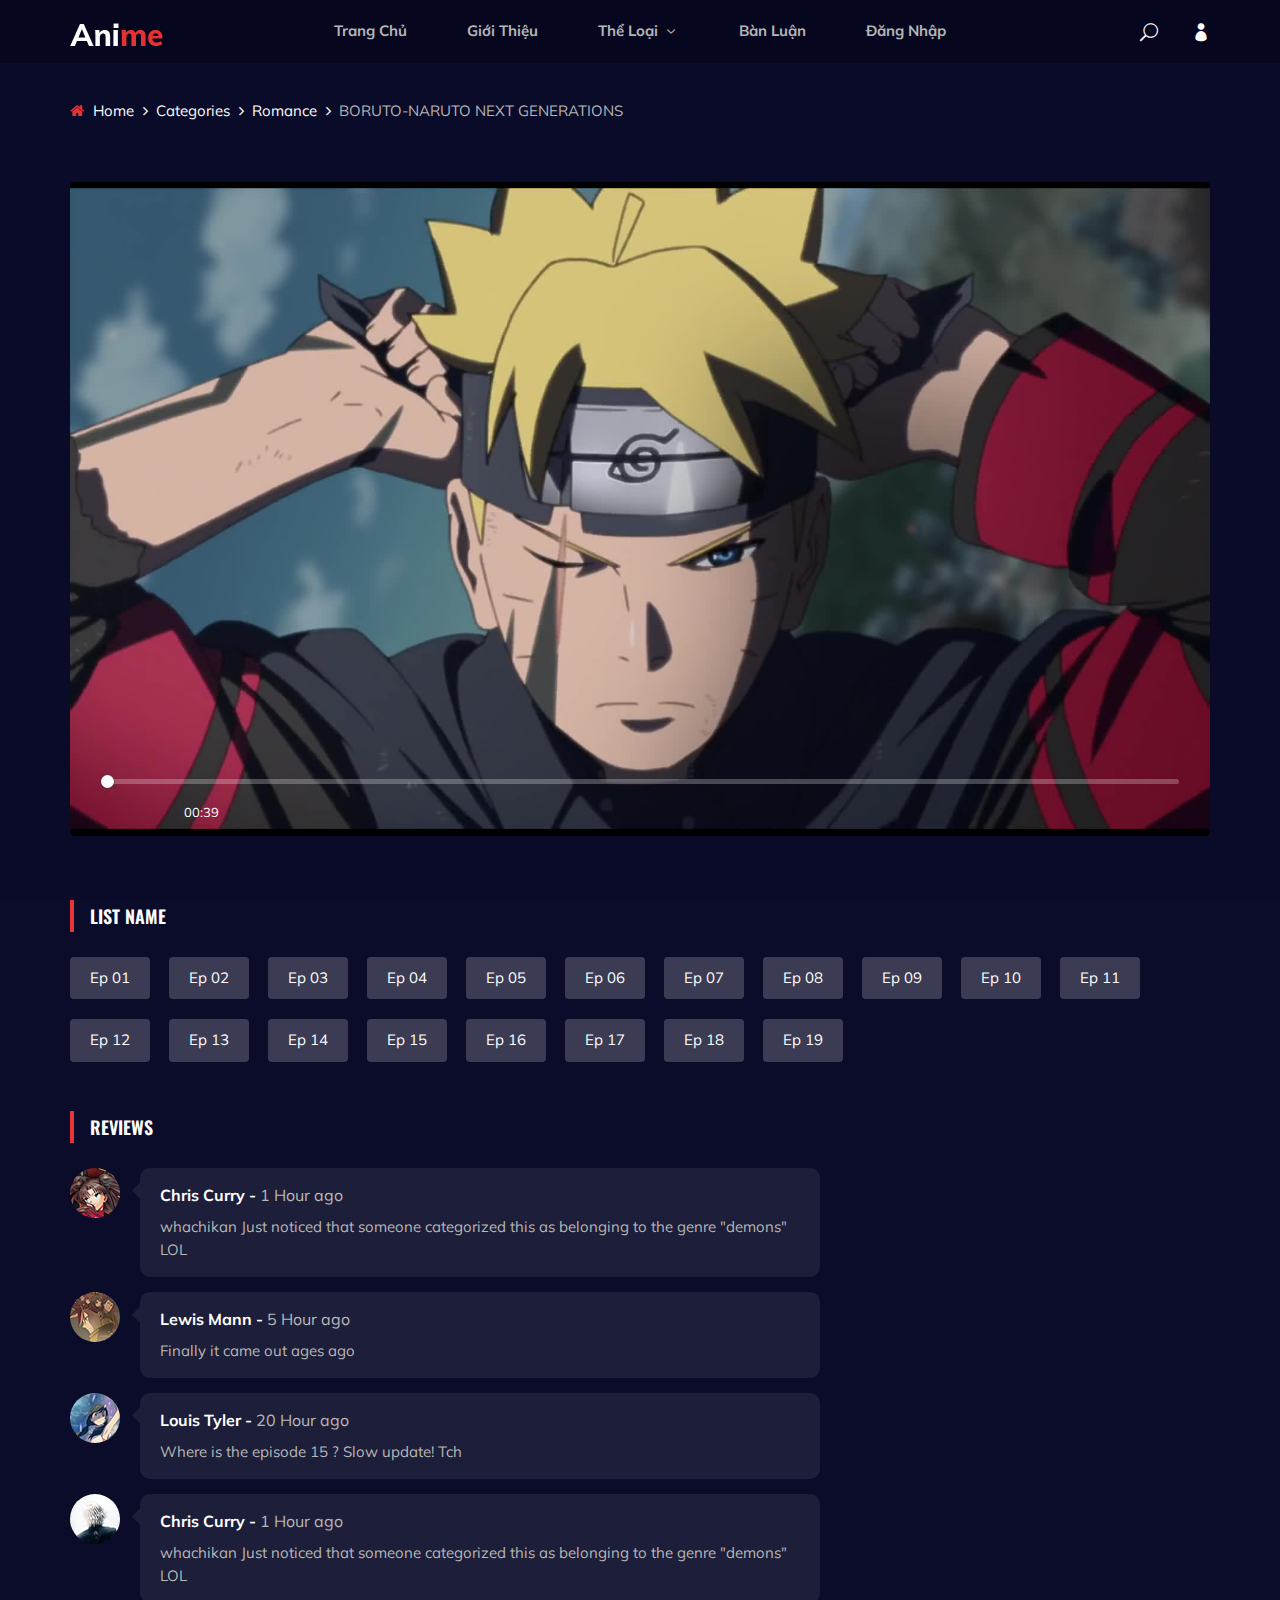
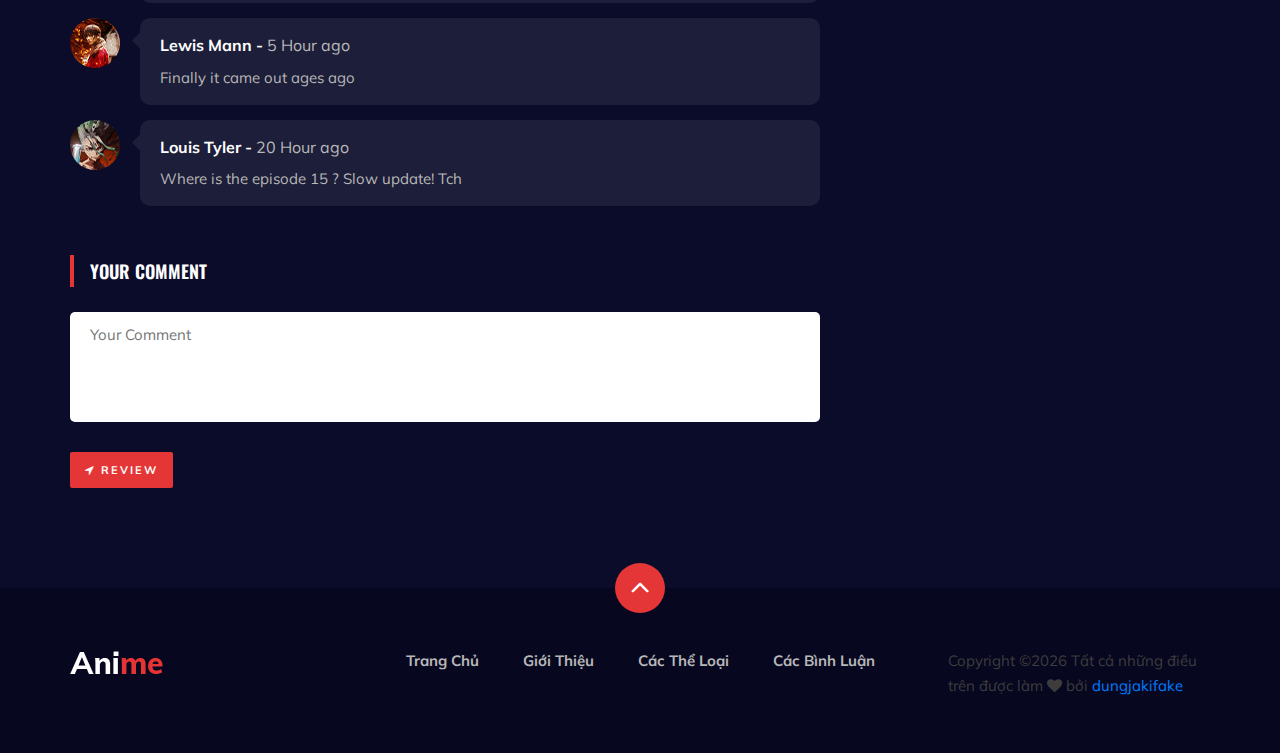
<file: anime-watching.html>
<!DOCTYPE html>
<html lang="zxx">

<head>
    <meta charset="UTF-8">
    <meta name="description" content="Anime Template">
    <meta name="keywords" content="Anime, unica, creative, html">
    <meta name="viewport" content="width=device-width, initial-scale=1.0">
    <meta http-equiv="X-UA-Compatible" content="ie=edge">
    <title>Anime Vui Ghê</title>

    <!-- Google Font -->
    <link href="https://fonts.googleapis.com/css2?family=Oswald:wght@300;400;500;600;700&display=swap" rel="stylesheet">
    <link href="https://fonts.googleapis.com/css2?family=Mulish:wght@300;400;500;600;700;800;900&display=swap"
    rel="stylesheet">

    <!-- Css Styles -->
    <link rel="stylesheet" href="css/bootstrap.min.css" type="text/css">
    <link rel="stylesheet" href="css/font-awesome.min.css" type="text/css">
    <link rel="stylesheet" href="css/elegant-icons.css" type="text/css">
    <link rel="stylesheet" href="css/plyr.css" type="text/css">
    <link rel="stylesheet" href="css/nice-select.css" type="text/css">
    <link rel="stylesheet" href="css/owl.carousel.min.css" type="text/css">
    <link rel="stylesheet" href="css/slicknav.min.css" type="text/css">
    <link rel="stylesheet" href="css/style.css" type="text/css">
</head>

<body>
    <!-- Page Preloder -->
    <div id="preloder">
        <div class="loader"></div>
    </div>

    <!-- Header Section Begin -->
    <header class="header">
        <div class="container">
            <div class="row">
                <div class="col-lg-2">
                    <div class="header__logo">
                        <a href="./index.html">
                            <img src="img/logo.png" alt="">
                        </a>
                    </div>
                </div>
                <div class="col-lg-8">
                    <div class="header__nav">
                        <nav class="header__menu mobile-menu">
                            <ul>
                                <li class="active"><a href="./index.html">Trang Chủ</a></li>
                                <li><a href="./blog.html">Giới Thiệu </a></li>
                                <li><a href="./categories.html">Thể Loại <span class="arrow_carrot-down"></span></a>
                                    <ul class="dropdown">
                                        <li><a href="./anime-details.html">Anime</a></li>
                                        <li><a href="./anime-watching.html">Xem Phim</a></li>
                                        <li><a href="./signup.html">Đăng Ký</a></li>
                                        <li><a href="./login.html">Đăng Nhập</a></li>
                                    </ul>
                                </li>
                                <li><a href="./blog-details.html">Bàn Luận</a></li>
                                <li><a href="login.html">Đăng Nhập</a></li>
                            
                            </ul>
                        </nav>
                    </div>
                </div>
                <div class="col-lg-2">
                    <div class="header__right">
                        <a href="#" class="search-switch"><span class="icon_search"></span></a>
                        <a href="./login.html"><span class="icon_profile"></span></a>
                    </div>
                </div>
            </div>
            <div id="mobile-menu-wrap"></div>
        </div>
    </header>
    <!-- Header End -->

    <!-- Breadcrumb Begin -->
    <div class="breadcrumb-option">
        <div class="container">
            <div class="row">
                <div class="col-lg-12">
                    <div class="breadcrumb__links">
                        <a href="./index.html"><i class="fa fa-home"></i> Home</a>
                        <a href="./categories.html">Categories</a>
                        <a href="#">Romance</a>
                        <span>BORUTO-NARUTO NEXT GENERATIONS</span>
                    </div>
                </div>
            </div>
        </div>
    </div>
    <!-- Breadcrumb End -->

    <!-- Anime Section Begin -->
    <section class="anime-details spad">
        <div class="container">
            <div class="row">
                <div class="col-lg-12">
                    <div class="anime__video__player">
                        <video id="player" playsinline controls data-poster="./videos/bruto.jpg">
                            <source src="videos/1.mp4" type="video/mp4" />
                            <!-- Captions are optional -->
                            <track kind="captions" label="English captions" src="#" srclang="en" default />
                        </video>
                    </div>
                    <div class="anime__details__episodes">
                        <div class="section-title">
                            <h5>List Name</h5>
                        </div>
                        <a href="https://pops.vn/video/boruto-naruto-next-generations-s1-tap-1-uzumaki-boruto-6257875256d081005784106f">Ep 01</a>
                        <a href="#">Ep 02</a>
                        <a href="#">Ep 03</a>
                        <a href="#">Ep 04</a>
                        <a href="#">Ep 05</a>
                        <a href="#">Ep 06</a>
                        <a href="#">Ep 07</a>
                        <a href="#">Ep 08</a>
                        <a href="#">Ep 09</a>
                        <a href="#">Ep 10</a>
                        <a href="#">Ep 11</a>
                        <a href="#">Ep 12</a>
                        <a href="#">Ep 13</a>
                        <a href="#">Ep 14</a>
                        <a href="#">Ep 15</a>
                        <a href="#">Ep 16</a>
                        <a href="#">Ep 17</a>
                        <a href="#">Ep 18</a>
                        <a href="#">Ep 19</a>
                    </div>
                </div>
            </div>
            <div class="row">
                <div class="col-lg-8">
                    <div class="anime__details__review">
                        <div class="section-title">
                            <h5>Reviews</h5>
                        </div>
                        <div class="anime__review__item">
                            <div class="anime__review__item__pic">
                                <img src="img/anime/review-1.jpg" alt="">
                            </div>
                            <div class="anime__review__item__text">
                                <h6>Chris Curry - <span>1 Hour ago</span></h6>
                                <p>whachikan Just noticed that someone categorized this as belonging to the genre
                                "demons" LOL</p>
                            </div>
                        </div>
                        <div class="anime__review__item">
                            <div class="anime__review__item__pic">
                                <img src="img/anime/review-2.jpg" alt="">
                            </div>
                            <div class="anime__review__item__text">
                                <h6>Lewis Mann - <span>5 Hour ago</span></h6>
                                <p>Finally it came out ages ago</p>
                            </div>
                        </div>
                        <div class="anime__review__item">
                            <div class="anime__review__item__pic">
                                <img src="img/anime/review-3.jpg" alt="">
                            </div>
                            <div class="anime__review__item__text">
                                <h6>Louis Tyler - <span>20 Hour ago</span></h6>
                                <p>Where is the episode 15 ? Slow update! Tch</p>
                            </div>
                        </div>
                        <div class="anime__review__item">
                            <div class="anime__review__item__pic">
                                <img src="img/anime/review-4.jpg" alt="">
                            </div>
                            <div class="anime__review__item__text">
                                <h6>Chris Curry - <span>1 Hour ago</span></h6>
                                <p>whachikan Just noticed that someone categorized this as belonging to the genre
                                "demons" LOL</p>
                            </div>
                        </div>
                        <div class="anime__review__item">
                            <div class="anime__review__item__pic">
                                <img src="img/anime/review-5.jpg" alt="">
                            </div>
                            <div class="anime__review__item__text">
                                <h6>Lewis Mann - <span>5 Hour ago</span></h6>
                                <p>Finally it came out ages ago</p>
                            </div>
                        </div>
                        <div class="anime__review__item">
                            <div class="anime__review__item__pic">
                                <img src="img/anime/review-6.jpg" alt="">
                            </div>
                            <div class="anime__review__item__text">
                                <h6>Louis Tyler - <span>20 Hour ago</span></h6>
                                <p>Where is the episode 15 ? Slow update! Tch</p>
                            </div>
                        </div>
                    </div>
                    <div class="anime__details__form">
                        <div class="section-title">
                            <h5>Your Comment</h5>
                        </div>
                        <form action="#">
                            <textarea placeholder="Your Comment"></textarea>
                            <button type="submit"><i class="fa fa-location-arrow"></i> Review</button>
                        </form>
                    </div>
                </div>
            </div>
        </div>
    </section>
    <!-- Anime Section End -->

    <!-- Footer Section Begin -->
    <footer class="footer">
        <div class="page-up">
            <a href="#" id="scrollToTopButton"><span class="arrow_carrot-up"></span></a>
        </div>
        <div class="container">
            <div class="row">
                <div class="col-lg-3">
                    <div class="footer__logo">
                        <a href="./index.html"><img src="img/logo.png" alt=""></a>
                    </div>
                </div>
                <div class="col-lg-6">
                    <div class="footer__nav">
                        <ul>
                            <li class="active"><a href="./index.html">Trang Chủ</a></li>
                            <li><a href="./blog.html">Giới Thiệu</a></li>
                            <li><a href="./categories.html">Các Thể Loại</a></li>
                             <li><a href="blog-details.html">Các Bình Luận</a></li>
                        </ul>
                    </div>
                </div>
                <div class="col-lg-3">
                    <p>
                        Copyright &copy;<script>document.write(new Date().getFullYear());</script> Tất cả những điều trên được làm  <i class="fa fa-heart" aria-hidden="true"></i> bởi <a href="https://www.facebook.com/dungjakifake" target="_blank">dungjakifake</a>
                        </p>

                  </div>
              </div>
          </div>
      </footer>
      <!-- Footer Section End -->

      <!-- Search model Begin -->
      <div class="search-model">
        <div class="h-100 d-flex align-items-center justify-content-center">
            <div class="search-close-switch"><i class="icon_close"></i></div>
            <form class="search-model-form">
                <input type="text" id="search-input" placeholder="Search here.....">
            </form>
        </div>
    </div>
    <!-- Search model end -->

    <!-- Js Plugins -->
    <script src="js/jquery-3.3.1.min.js"></script>
    <script src="js/bootstrap.min.js"></script>
    <script src="js/player.js"></script>
    <script src="js/jquery.nice-select.min.js"></script>
    <script src="js/mixitup.min.js"></script>
    <script src="js/jquery.slicknav.js"></script>
    <script src="js/owl.carousel.min.js"></script>
    <script src="js/main.js"></script>

</body>

</html>
</file>
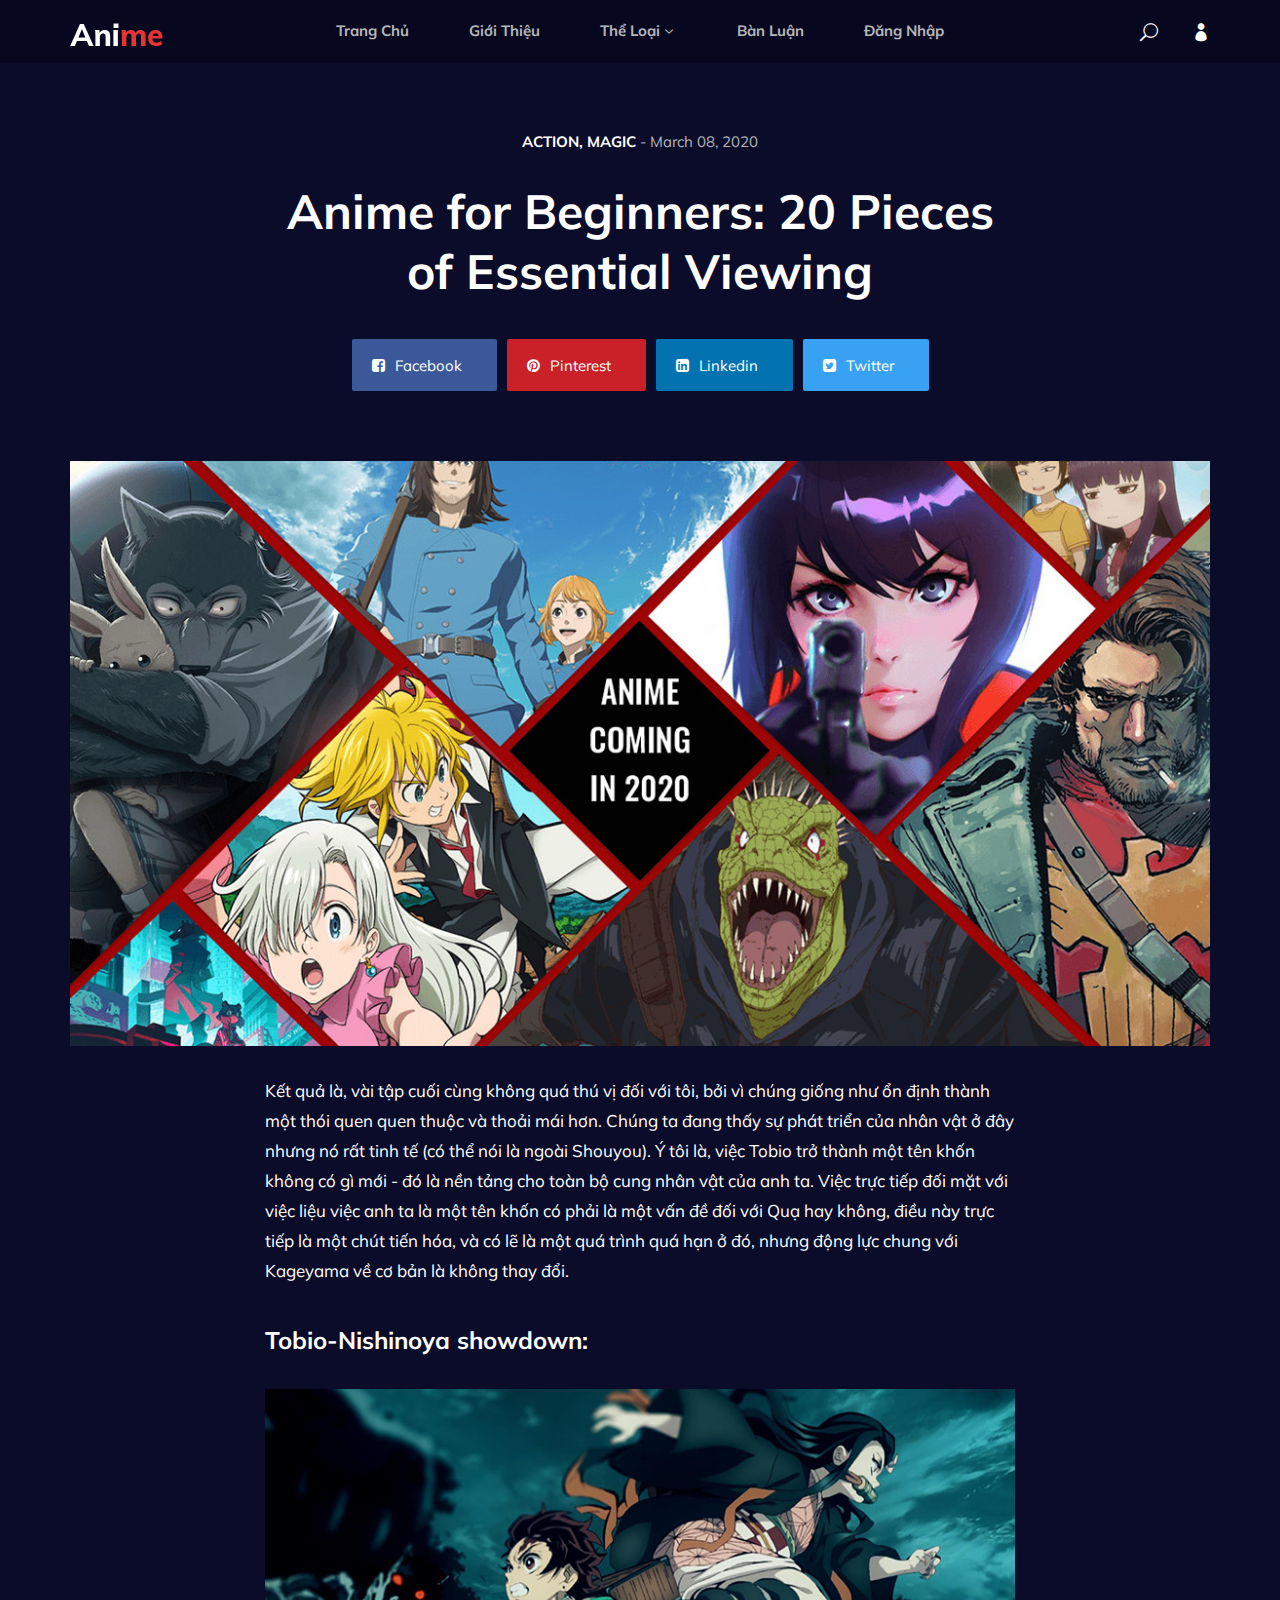
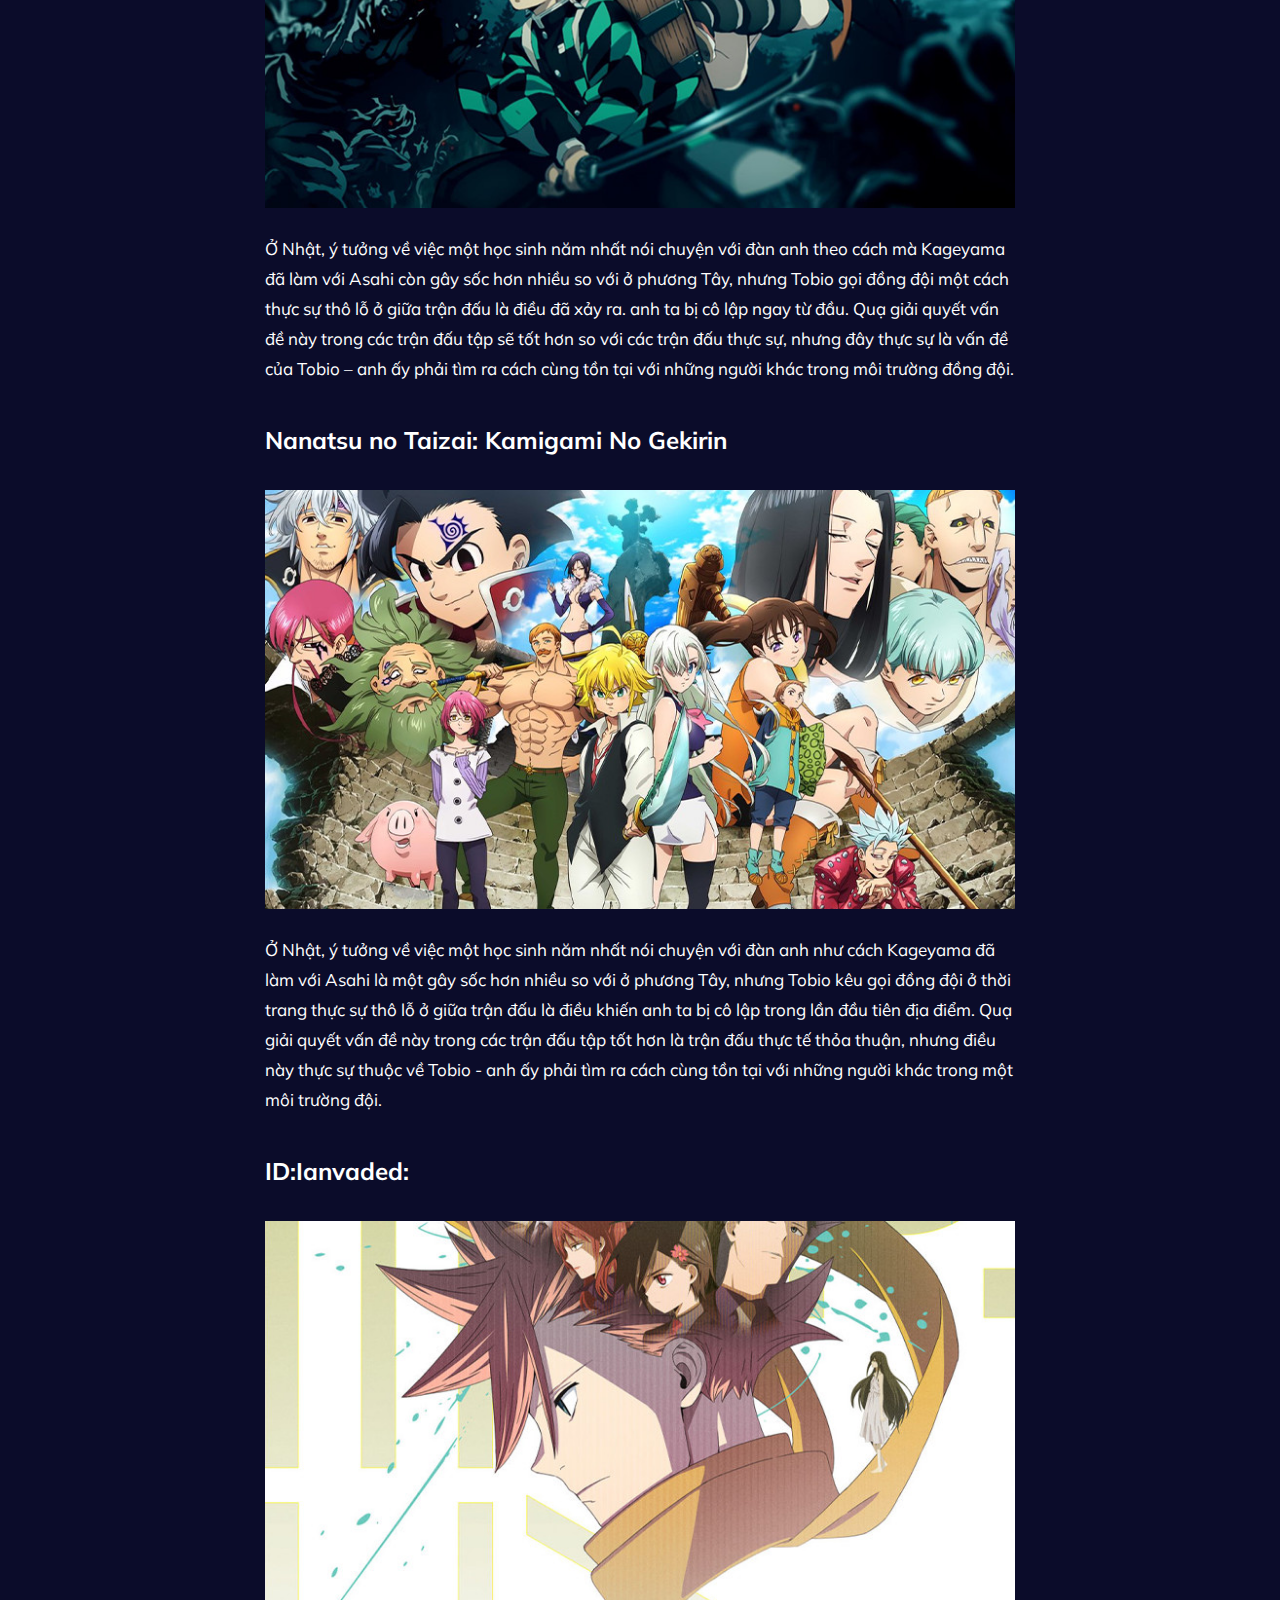
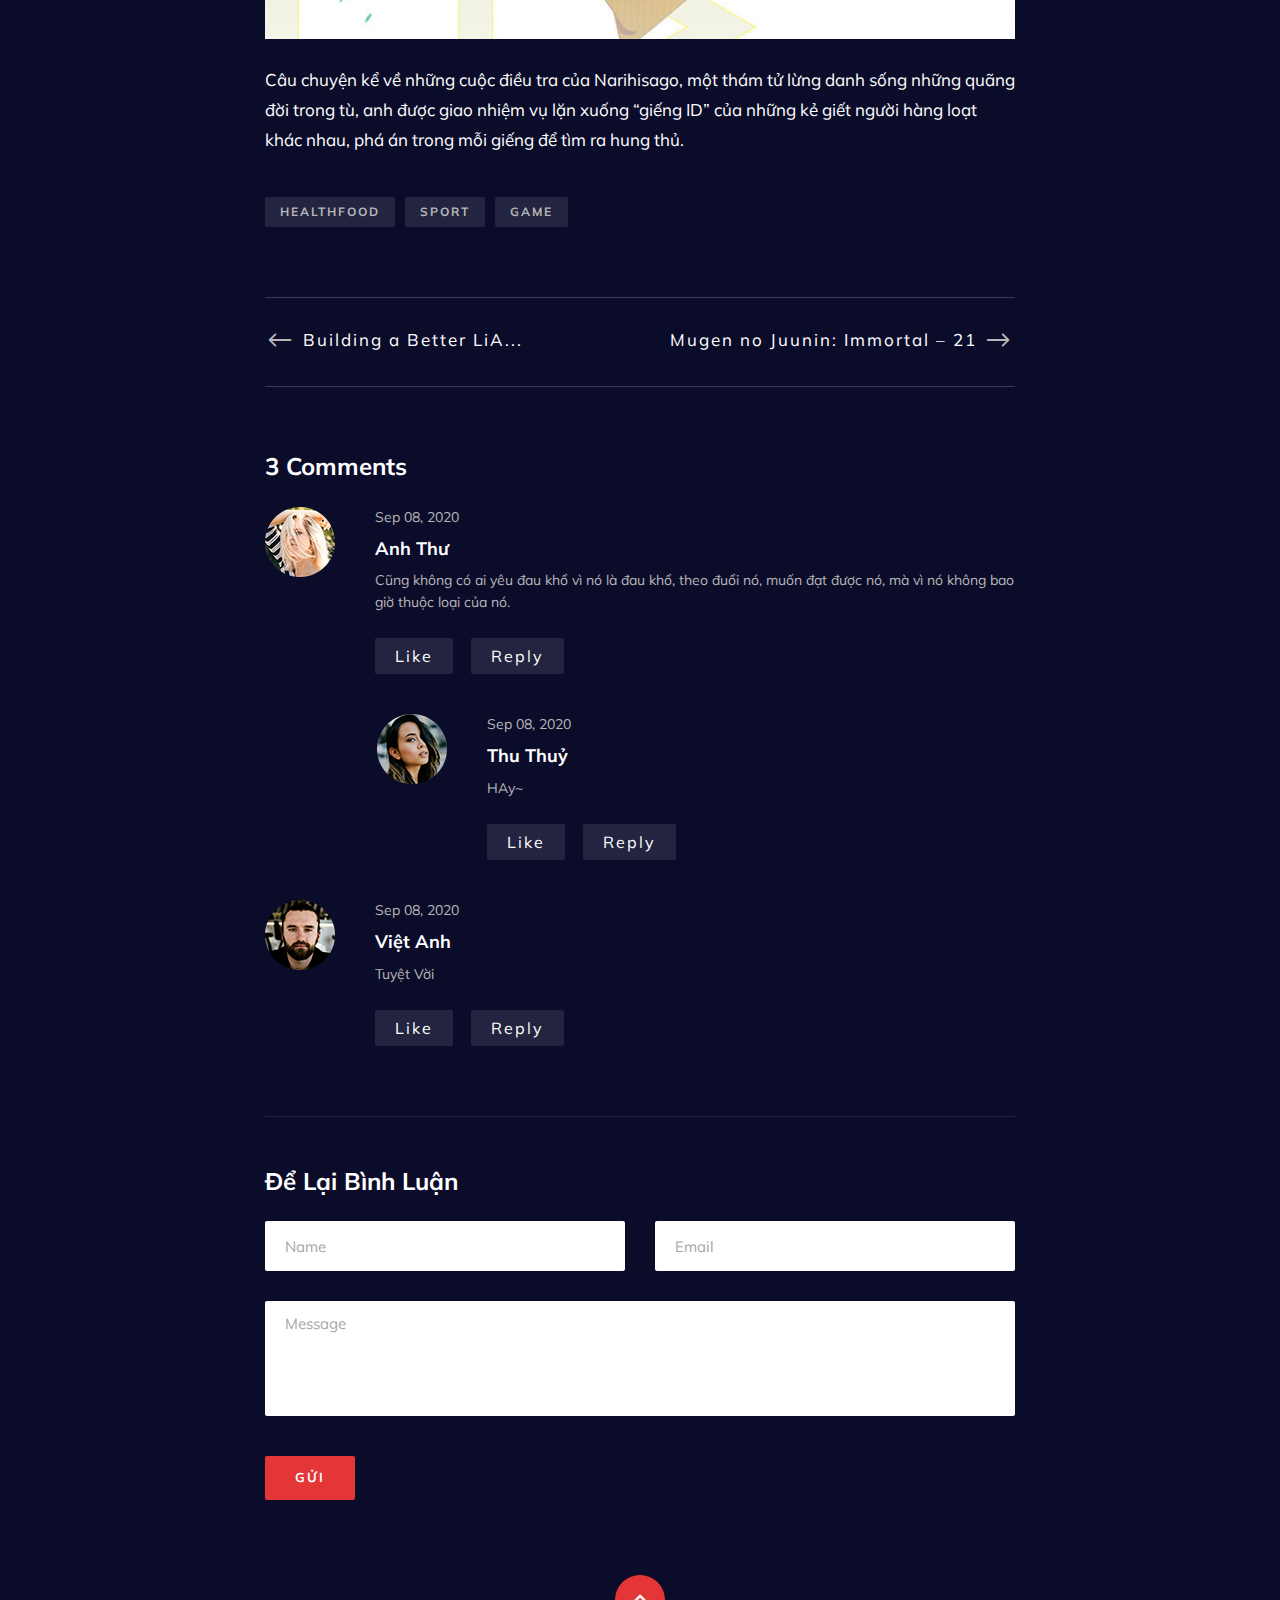
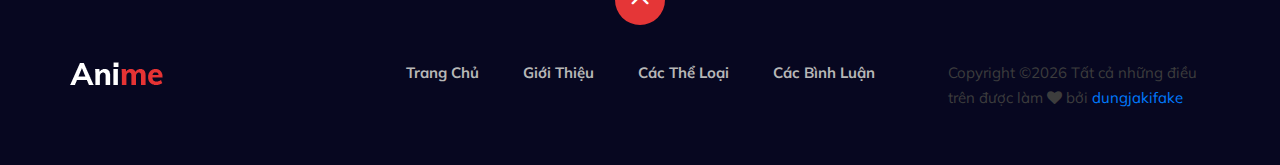
<file: blog-details.html>
<!DOCTYPE html>
<html lang="zxx">

<head>
    <meta charset="UTF-8">
    <meta name="description" content="Anime Template">
    <meta name="keywords" content="Anime, unica, creative, html">
    <meta name="viewport" content="width=device-width, initial-scale=1.0">
    <meta http-equiv="X-UA-Compatible" content="ie=edge">
    <title>Anime Vui Ghê</title>

    <!-- Google Font -->
    <link href="https://fonts.googleapis.com/css2?family=Oswald:wght@300;400;500;600;700&display=swap" rel="stylesheet">
    <link href="https://fonts.googleapis.com/css2?family=Mulish:wght@300;400;500;600;700;800;900&display=swap"
    rel="stylesheet">

    <!-- Css Styles -->
    <link rel="stylesheet" href="css/bootstrap.min.css" type="text/css">
    <link rel="stylesheet" href="css/font-awesome.min.css" type="text/css">
    <link rel="stylesheet" href="css/elegant-icons.css" type="text/css">
    <link rel="stylesheet" href="css/plyr.css" type="text/css">
    <link rel="stylesheet" href="css/nice-select.css" type="text/css">
    <link rel="stylesheet" href="css/owl.carousel.min.css" type="text/css">
    <link rel="stylesheet" href="css/slicknav.min.css" type="text/css">
    <link rel="stylesheet" href="css/style.css" type="text/css">
</head>

<body>
    <!-- Page Preloder -->
    <div id="preloder">
        <div class="loader"></div>
    </div>

    <!-- Header Section Begin -->
    <header class="header">
        <div class="container">
            <div class="row">
                <div class="col-lg-2">
                    <div class="header__logo">
                        <a href="./index.html">
                            <img src="img/logo.png" alt="">
                        </a>
                    </div>
                </div>
                <div class="col-lg-8">
                    <div class="header__nav">
                        <nav class="header__menu mobile-menu">
                            <ul>
                                <li class="active"><a href="./index.html">Trang Chủ</a></li>
                                <li><a href="./blog.html">Giới Thiệu </a></li>
                                <li><a href="./categories.html">Thể Loại<span class="arrow_carrot-down"></span></a>
                                    <ul class="dropdown">
                                        <li><a href="./anime-details.html">Anime</a></li>
                                        <li><a href="./anime-watching.html">Xem Phim</a></li>
                                        <li><a href="./signup.html">Đăng Ký</a></li>
                                        <li><a href="./login.html">Đăng Nhập</a></li>
                                    </ul>
                                </li>
                                <li><a href="./blog-details.html">Bàn Luận</a></li>
                                <li><a href="login.html">Đăng Nhập</a></li>
                            
                            </ul>
                        </nav>
                    </div>
                </div>
                <div class="col-lg-2">
                    <div class="header__right">
                        <a href="#" class="search-switch"><span class="icon_search"></span></a>
                        <a href="./login.html"><span class="icon_profile"></span></a>
                    </div>
                </div>
            </div>
            <div id="mobile-menu-wrap"></div>
        </div>
    </header>
    <!-- Header End -->

    <!-- Blog Details Section Begin -->
    <section class="blog-details spad">
        <div class="container">
            <div class="row d-flex justify-content-center">
                <div class="col-lg-8">
                    <div class="blog__details__title">
                        <h6>Action, Magic <span>- March 08, 2020</span></h6>
                        <h2>Anime for Beginners: 20 Pieces of Essential Viewing</h2>
                        <div class="blog__details__social">
                            <a href="#" class="facebook"><i class="fa fa-facebook-square"></i> Facebook</a>
                            <a href="#" class="pinterest"><i class="fa fa-pinterest"></i> Pinterest</a>
                            <a href="#" class="linkedin"><i class="fa fa-linkedin-square"></i> Linkedin</a>
                            <a href="#" class="twitter"><i class="fa fa-twitter-square"></i> Twitter</a>
                        </div>
                    </div>
                </div>
                <div class="col-lg-12">
                    <div class="blog__details__pic">
                        <img src="img/blog/details/blog-details-pic.jpg" alt="">
                    </div>
                </div>
                <div class="col-lg-8">
                    <div class="blog__details__content">
                        <div class="blog__details__text">
                            <p>Kết quả là, vài tập cuối cùng không quá thú vị đối với tôi, 
                                bởi vì chúng giống như ổn định thành một thói quen quen thuộc và thoải mái hơn.
                                 Chúng ta đang thấy sự phát triển của nhân vật ở đây nhưng nó rất tinh tế (có thể nói là ngoài Shouyou). 
                                 Ý tôi là, việc Tobio trở thành một tên khốn không có gì mới - đó là nền tảng cho toàn bộ cung nhân vật của anh ta. 
                                 Việc trực tiếp đối mặt với việc liệu việc anh ta là một tên khốn có phải là một vấn đề đối với Quạ hay không, 
                                 điều này trực tiếp là một chút tiến hóa, và có lẽ là một quá trình quá hạn ở đó, nhưng động lực chung với Kageyama về cơ bản là không thay đổi.</p>
                        </div>
                        <div class="blog__details__item__text">
                            <h4>Tobio-Nishinoya showdown:</h4>
                            <img src="img/blog/details/bd-item-1.jpg" alt="">
                            <p>Ở Nhật, ý tưởng về việc một học sinh năm nhất nói chuyện với đàn anh theo cách mà Kageyama đã làm với Asahi còn gây sốc hơn nhiều so với ở phương Tây, nhưng Tobio gọi đồng đội một cách thực sự thô lỗ ở giữa trận đấu là điều đã xảy ra. anh ta bị cô lập ngay từ đầu. Quạ giải quyết vấn đề này trong các trận đấu tập sẽ tốt hơn so với các trận đấu thực sự, nhưng đây thực sự là vấn đề của Tobio – anh ấy phải tìm ra cách cùng tồn tại với những người khác trong môi trường đồng đội.</p>
                        </div>
                        <div class="blog__details__item__text">
                            <h4>Nanatsu no Taizai: Kamigami No Gekirin</h4>
                            <img src="img/blog/details/bd-item-2.jpg" alt="">
                            <p>Ở Nhật, ý tưởng về việc một học sinh năm nhất nói chuyện với đàn anh như cách Kageyama đã làm với Asahi là một
                                gây sốc hơn nhiều so với ở phương Tây, nhưng Tobio kêu gọi đồng đội ở
                                thời trang thực sự thô lỗ ở giữa trận đấu là điều khiến anh ta bị cô lập trong lần đầu tiên
                                địa điểm. Quạ giải quyết vấn đề này trong các trận đấu tập tốt hơn là trận đấu thực tế
                                thỏa thuận, nhưng điều này thực sự thuộc về Tobio - anh ấy phải tìm ra cách cùng tồn tại với những người khác trong
                            một môi trường đội.</p>
                        </div>
                        <div class="blog__details__item__text">
                            <h4>ID:Ianvaded:</h4>
                            <img src="img/blog/details/bd-item-3.jpg" alt="">
                            <p>Câu chuyện kể về những cuộc điều tra của Narihisago, một thám tử lừng danh sống những quãng đời trong tù, anh được giao nhiệm vụ lặn xuống “giếng ID” của những kẻ giết người hàng loạt khác nhau, phá án trong mỗi giếng để tìm ra hung thủ.
                                
                                </p>
                        </div>
                        <div class="blog__details__tags">
                            <a href="#">Healthfood</a>
                            <a href="#">Sport</a>
                            <a href="#">Game</a>
                        </div>
                        <div class="blog__details__btns">
                            <div class="row">
                                <div class="col-lg-6">
                                    <div class="blog__details__btns__item">
                                        <h5><a href="#"><span class="arrow_left"></span> Building a Better LiA...</a>
                                        </h5>
                                    </div>
                                </div>
                                <div class="col-lg-6">
                                    <div class="blog__details__btns__item next__btn">
                                        <h5><a href="#">Mugen no Juunin: Immortal – 21 <span
                                            class="arrow_right"></span></a></h5>
                                        </div>
                                    </div>
                                </div>
                            </div>
                            <div class="blog__details__comment">
                                <h4>3 Comments</h4>
                                <div class="blog__details__comment__item">
                                    <div class="blog__details__comment__item__pic">
                                        <img src="img/blog/details/comment-1.png" alt="">
                                    </div>
                                    <div class="blog__details__comment__item__text">
                                        <span>Sep 08, 2020</span>
                                        <h5>Anh Thư</h5>
                                        <p>Cũng không có ai yêu đau khổ vì nó là đau khổ, theo đuổi nó, muốn đạt được nó, mà vì nó không bao giờ thuộc loại của nó.</p>
                                        <a href="#">Like</a>
                                        <a href="#">Reply</a>
                                    </div>
                                </div>
                                <div class="blog__details__comment__item blog__details__comment__item--reply">
                                    <div class="blog__details__comment__item__pic">
                                        <img src="img/blog/details/comment-2.png" alt="">
                                    </div>
                                    <div class="blog__details__comment__item__text">
                                        <span>Sep 08, 2020</span>
                                        <h5>Thu Thuỷ</h5>
                                        <p>HAy~</p>
                                        <a href="#">Like</a>
                                        <a href="#">Reply</a>
                                    </div>
                                </div>
                                <div class="blog__details__comment__item">
                                    <div class="blog__details__comment__item__pic">
                                        <img src="img/blog/details/comment-3.png" alt="">
                                    </div>
                                    <div class="blog__details__comment__item__text">
                                        <span>Sep 08, 2020</span>
                                        <h5>Việt Anh</h5>
                                        <p>Tuyệt Vời</p>
                                        <a href="#">Like</a>
                                        <a href="#">Reply</a>
                                    </div>
                                </div>
                            </div>
                            <div class="blog__details__form">
                                <h4>Để Lại Bình Luận</h4>
                                <form action="#">
                                    <div class="row">
                                        <div class="col-lg-6 col-md-6 col-sm-6">
                                            <input type="text" placeholder="Name">
                                        </div>
                                        <div class="col-lg-6 col-md-6 col-sm-6">
                                            <input type="text" placeholder="Email">
                                        </div>
                                        <div class="col-lg-12">
                                            <textarea placeholder="Message"></textarea>
                                            <button type="submit" class="site-btn">Gửi</button>
                                        </div>
                                    </div>
                                </form>
                            </div>
                        </div>
                    </div>
                </div>
            </div>
        </section>
        <!-- Blog Details Section End -->

        <!-- Footer Section Begin -->
        <footer class="footer">
            <div class="page-up">
                <a href="#" id="scrollToTopButton"><span class="arrow_carrot-up"></span></a>
            </div>
            <div class="container">
                <div class="row">
                    <div class="col-lg-3">
                        <div class="footer__logo">
                            <a href="./index.html"><img src="img/logo.png" alt=""></a>
                        </div>
                    </div>
                    <div class="col-lg-6">
                        <div class="footer__nav">
                            <ul>
                                <li class="active"><a href="./index.html">Trang Chủ</a></li>
                                <li><a href="./blog.html">Giới Thiệu</a></li>
                                <li><a href="./categories.html">Các Thể Loại</a></li>
                                 <li><a href="blog-details.html">Các Bình Luận</a></li>
                            </ul>
                        </div>
                    </div>
                    <div class="col-lg-3">
                        <p>
                            Copyright &copy;<script>document.write(new Date().getFullYear());</script> Tất cả những điều trên được làm  <i class="fa fa-heart" aria-hidden="true"></i> bởi <a href="https://www.facebook.com/dungjakifake" target="_blank">dungjakifake</a>
                        </p>

                      </div>
                  </div>
              </div>
          </footer>
          <!-- Footer Section End -->

          <!-- Search model Begin -->
          <div class="search-model">
            <div class="h-100 d-flex align-items-center justify-content-center">
                <div class="search-close-switch"><i class="icon_close"></i></div>
                <form class="search-model-form">
                    <input type="text" id="search-input" placeholder="Search here.....">
                </form>
            </div>
        </div>
        <!-- Search model end -->

        <!-- Js Plugins -->
        <script src="js/jquery-3.3.1.min.js"></script>
        <script src="js/bootstrap.min.js"></script>
        <script src="js/player.js"></script>
        <script src="js/jquery.nice-select.min.js"></script>
        <script src="js/mixitup.min.js"></script>
        <script src="js/jquery.slicknav.js"></script>
        <script src="js/owl.carousel.min.js"></script>
        <script src="js/main.js"></script>

    </body>

    </html>
</file>
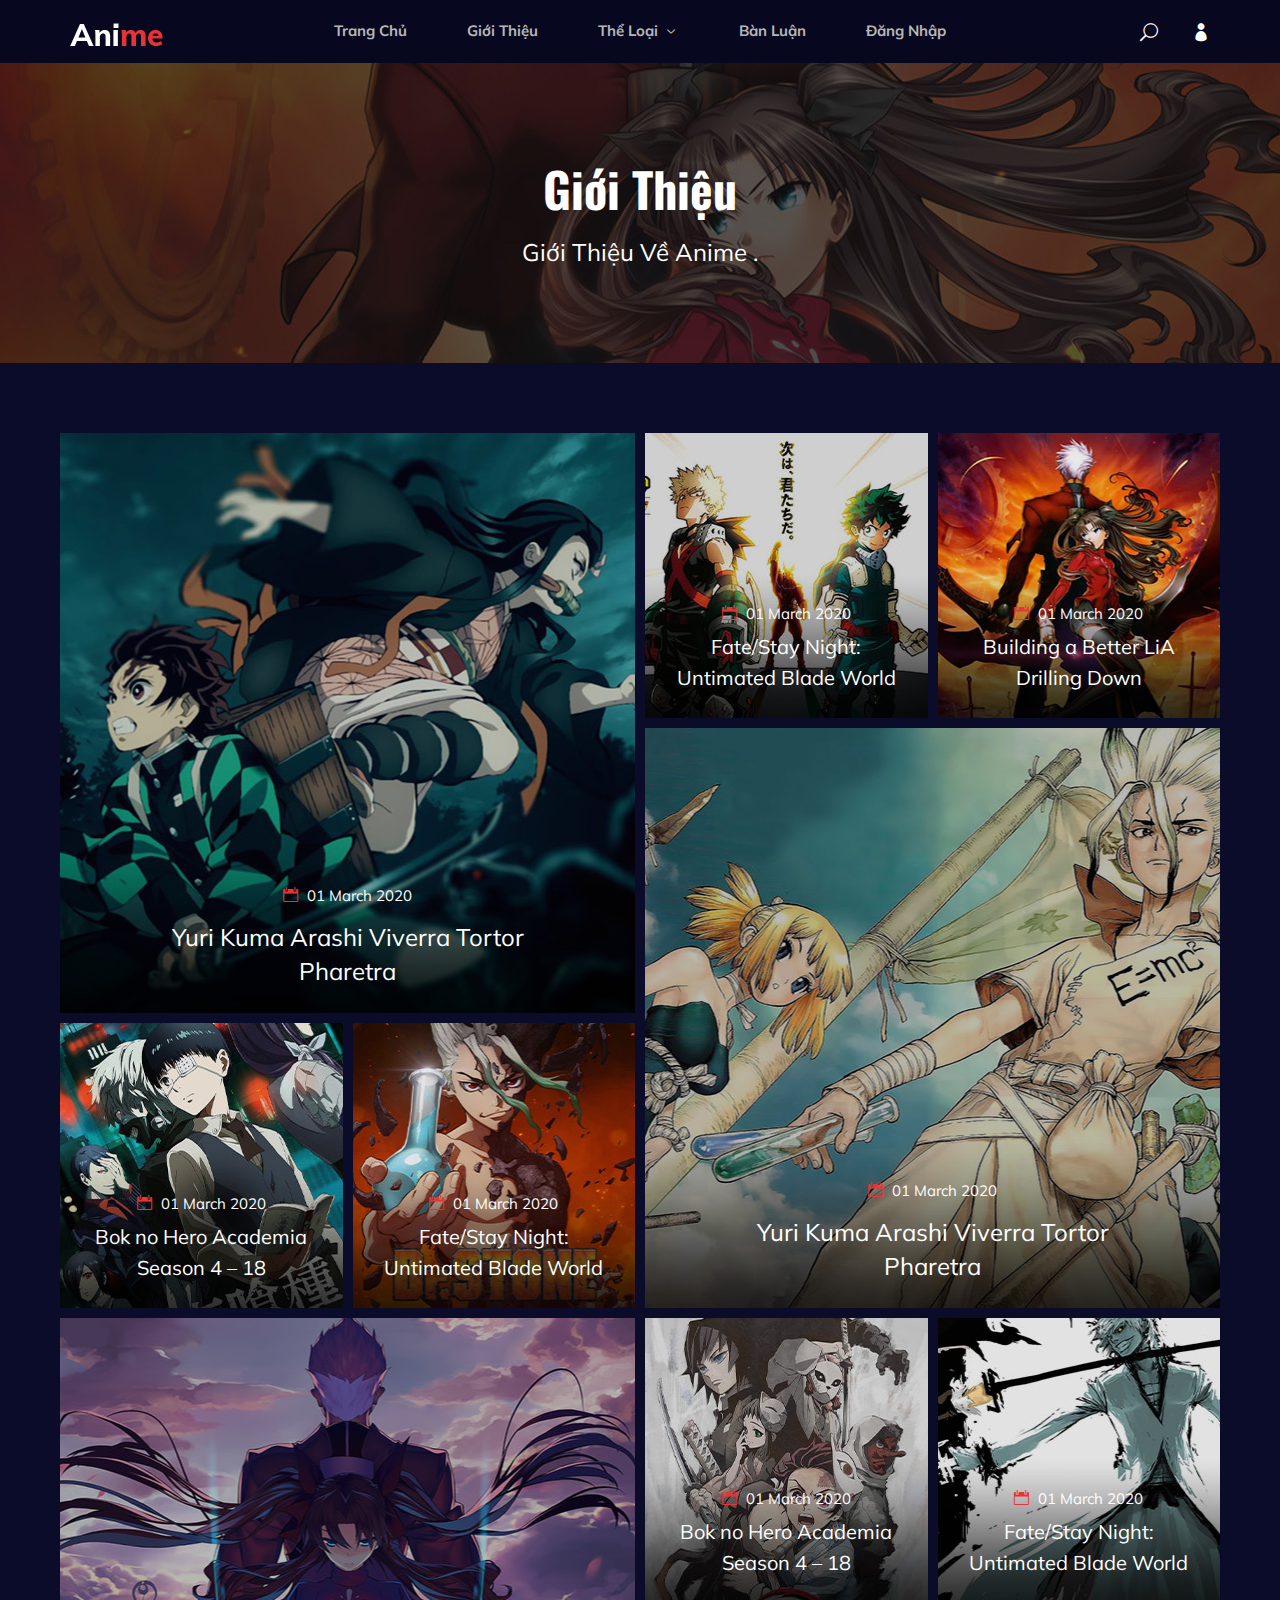
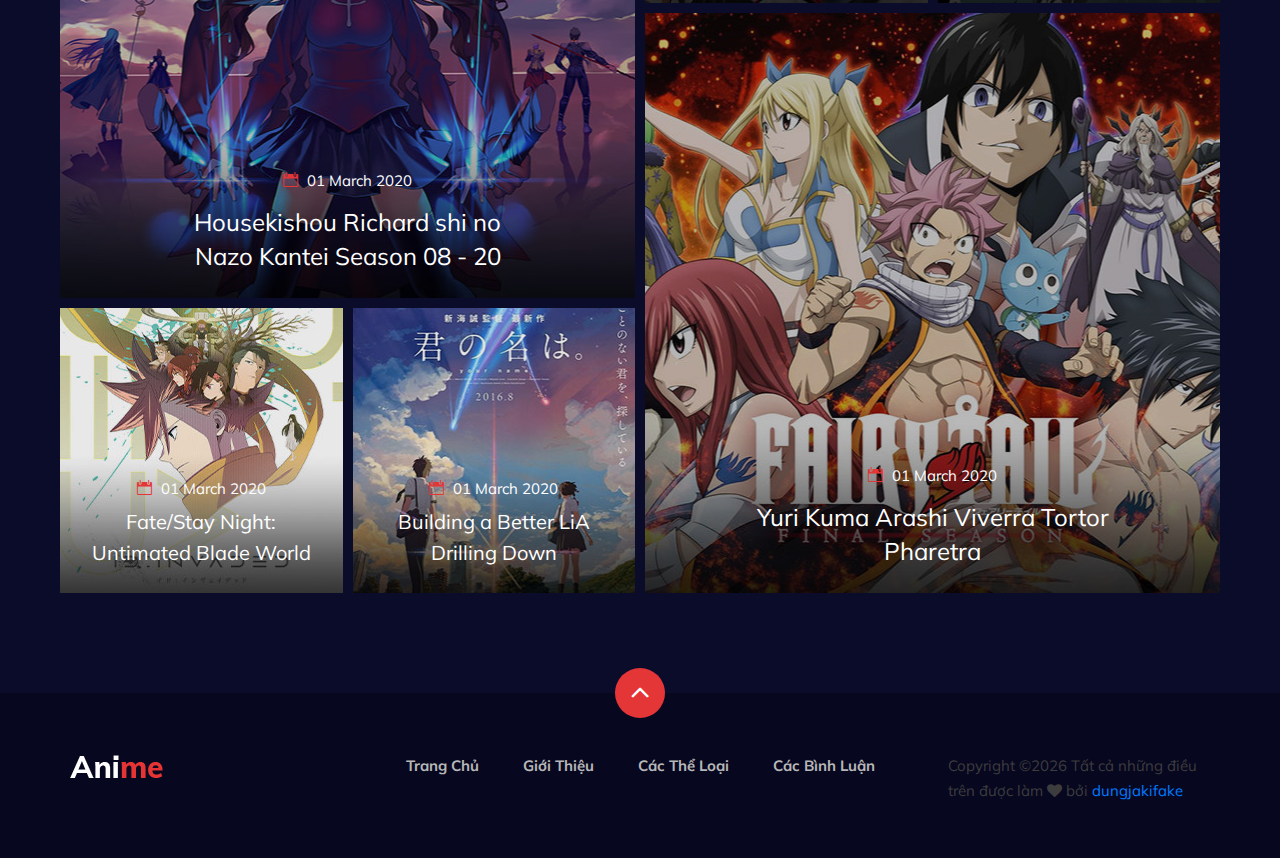
<file: blog.html>
<!DOCTYPE html>
<html lang="zxx">

<head>
    <meta charset="UTF-8">
    <meta name="description" content="Anime Template">
    <meta name="keywords" content="Anime, unica, creative, html">
    <meta name="viewport" content="width=device-width, initial-scale=1.0">
    <meta http-equiv="X-UA-Compatible" content="ie=edge">
    <title>Anime Vui Ghê</title>
    <!-- Google Font -->
    <link href="https://fonts.googleapis.com/css2?family=Oswald:wght@300;400;500;600;700&display=swap" rel="stylesheet">
    <link href="https://fonts.googleapis.com/css2?family=Mulish:wght@300;400;500;600;700;800;900&display=swap"
    rel="stylesheet">

    <!-- Css Styles -->
    <link rel="stylesheet" href="css/bootstrap.min.css" type="text/css">
    <link rel="stylesheet" href="css/font-awesome.min.css" type="text/css">
    <link rel="stylesheet" href="css/elegant-icons.css" type="text/css">
    <link rel="stylesheet" href="css/plyr.css" type="text/css">
    <link rel="stylesheet" href="css/nice-select.css" type="text/css">
    <link rel="stylesheet" href="css/owl.carousel.min.css" type="text/css">
    <link rel="stylesheet" href="css/slicknav.min.css" type="text/css">
    <link rel="stylesheet" href="css/style.css" type="text/css">
</head>

<body>
    <!-- Page Preloder -->
    <div id="preloder">
        <div class="loader"></div>
    </div>

    <!-- Header Section Begin -->
    <header class="header">
        <div class="container">
            <div class="row">
                <div class="col-lg-2">
                    <div class="header__logo">
                        <a href="./index.html">
                            <img src="img/logo.png" alt="">
                        </a>
                    </div>
                </div>
                <div class="col-lg-8">
                    <div class="header__nav">
                        <nav class="header__menu mobile-menu">
                            <ul>
                                <li class="active"><a href="./index.html">Trang Chủ</a></li>
                                <li><a href="./blog.html">Giới Thiệu </a></li>
                                <li><a href="./categories.html">Thể Loại <span class="arrow_carrot-down"></span></a>
                                    <ul class="dropdown">
                                        <li><a href="./anime-details.html">Anime</a></li>
                                        <li><a href="./anime-watching.html">Xem Phim</a></li>
                                        <li><a href="./signup.html">Đăng Ký</a></li>
                                        <li><a href="./login.html">Đăng Nhập</a></li>
                                    </ul>
                                </li>
                                <li><a href="./blog-details.html">Bàn Luận</a></li>
                                <li><a href="login.html">Đăng Nhập</a></li>
                            
                            </ul>
                        </nav>
                    </div>
                </div>
                <div class="col-lg-2">
                    <div class="header__right">
                        <a href="#" class="search-switch"><span class="icon_search"></span></a>
                        <a href="./login.html"><span class="icon_profile"></span></a>
                    </div>
                </div>
            </div>
            <div id="mobile-menu-wrap"></div>
        </div>
    </header>
    <!-- Header End -->

    <!-- Normal Breadcrumb Begin -->
    <section class="normal-breadcrumb set-bg" data-setbg="img/normal-breadcrumb.jpg">
        <div class="container">
            <div class="row">
                <div class="col-lg-12 text-center">
                    <div class="normal__breadcrumb__text">
                        <h2>Giới Thiệu</h2>
                        <p>Giới Thiệu Về Anime .</p>
                    </div>
                </div>
            </div>
        </div>
    </section>
    <!-- Normal Breadcrumb End -->

    <!-- Blog Section Begin -->
    <section class="blog spad">
        <div class="container">
            <div class="row">
                <div class="col-lg-6">
                    <div class="row">
                        <div class="col-lg-12">
                            <div class="blog__item set-bg" data-setbg="img/blog/blog-1.jpg">
                                <div class="blog__item__text">
                                    <p><span class="icon_calendar"></span> 01 March 2020</p>
                                    <h4><a href="#">Yuri Kuma Arashi Viverra Tortor Pharetra</a></h4>
                                </div>
                            </div>
                        </div>
                        <div class="col-lg-6 col-md-6 col-sm-6">
                            <div class="blog__item small__item set-bg" data-setbg="img/blog/blog-4.jpg">
                                <div class="blog__item__text">
                                    <p><span class="icon_calendar"></span> 01 March 2020</p>
                                    <h4><a href="#">Bok no Hero Academia Season 4 – 18</a></h4>
                                </div>
                            </div>
                        </div>
                        <div class="col-lg-6 col-md-6 col-sm-6">
                            <div class="blog__item small__item set-bg" data-setbg="img/blog/blog-5.jpg">
                                <div class="blog__item__text">
                                    <p><span class="icon_calendar"></span> 01 March 2020</p>
                                    <h4><a href="#">Fate/Stay Night: Untimated Blade World</a></h4>
                                </div>
                            </div>
                        </div>
                        <div class="col-lg-12">
                            <div class="blog__item set-bg" data-setbg="img/blog/blog-7.jpg">
                                <div class="blog__item__text">
                                    <p><span class="icon_calendar"></span> 01 March 2020</p>
                                    <h4><a href="#">Housekishou Richard shi no Nazo Kantei Season 08 - 20</a></h4>
                                </div>
                            </div>
                        </div>
                        <div class="col-lg-6 col-md-6 col-sm-6">
                            <div class="blog__item small__item set-bg" data-setbg="img/blog/blog-10.jpg">
                                <div class="blog__item__text">
                                    <p><span class="icon_calendar"></span> 01 March 2020</p>
                                    <h4><a href="#">Fate/Stay Night: Untimated Blade World</a></h4>
                                </div>
                            </div>
                        </div>
                        <div class="col-lg-6 col-md-6 col-sm-6">
                            <div class="blog__item small__item set-bg" data-setbg="img/blog/blog-11.jpg">
                                <div class="blog__item__text">
                                    <p><span class="icon_calendar"></span> 01 March 2020</p>
                                    <h4><a href="#">Building a Better LiA Drilling Down</a></h4>
                                </div>
                            </div>
                        </div>
                    </div>
                </div>
                <div class="col-lg-6">
                    <div class="row">
                        <div class="col-lg-6 col-md-6 col-sm-6">
                            <div class="blog__item small__item set-bg" data-setbg="img/blog/blog-2.jpg">
                                <div class="blog__item__text">
                                    <p><span class="icon_calendar"></span> 01 March 2020</p>
                                    <h4><a href="#">Fate/Stay Night: Untimated Blade World</a></h4>
                                </div>
                            </div>
                        </div>
                        <div class="col-lg-6 col-md-6 col-sm-6">
                            <div class="blog__item small__item set-bg" data-setbg="img/blog/blog-3.jpg">
                                <div class="blog__item__text">
                                    <p><span class="icon_calendar"></span> 01 March 2020</p>
                                    <h4><a href="#">Building a Better LiA Drilling Down</a></h4>
                                </div>
                            </div>
                        </div>
                        <div class="col-lg-12">
                            <div class="blog__item set-bg" data-setbg="img/blog/blog-6.jpg">
                                <div class="blog__item__text">
                                    <p><span class="icon_calendar"></span> 01 March 2020</p>
                                    <h4><a href="#">Yuri Kuma Arashi Viverra Tortor Pharetra</a></h4>
                                </div>
                            </div>
                        </div>
                        <div class="col-lg-6 col-md-6 col-sm-6">
                            <div class="blog__item small__item set-bg" data-setbg="img/blog/blog-8.jpg">
                                <div class="blog__item__text">
                                    <p><span class="icon_calendar"></span> 01 March 2020</p>
                                    <h4><a href="#">Bok no Hero Academia Season 4 – 18</a></h4>
                                </div>
                            </div>
                        </div>
                        <div class="col-lg-6 col-md-6 col-sm-6">
                            <div class="blog__item small__item set-bg" data-setbg="img/blog/blog-9.jpg">
                                <div class="blog__item__text">
                                    <p><span class="icon_calendar"></span> 01 March 2020</p>
                                    <h4><a href="#">Fate/Stay Night: Untimated Blade World</a></h4>
                                </div>
                            </div>
                        </div>
                        <div class="col-lg-12">
                            <div class="blog__item set-bg" data-setbg="img/blog/blog-12.jpg">
                                <div class="blog__item__text">
                                    <p><span class="icon_calendar"></span> 01 March 2020</p>
                                    <h4><a href="#">Yuri Kuma Arashi Viverra Tortor Pharetra</a></h4>
                                </div>
                            </div>
                        </div>
                    </div>
                </div>
            </div>
        </div>
    </section>
    <!-- Blog Section End -->

    <!-- Footer Section Begin -->
    <footer class="footer">
        <div class="page-up">
            <a href="#" id="scrollToTopButton"><span class="arrow_carrot-up"></span></a>
        </div>
        <div class="container">
            <div class="row">
                <div class="col-lg-3">
                    <div class="footer__logo">
                        <a href="./index.html"><img src="img/logo.png" alt=""></a>
                    </div>
                </div>
                <div class="col-lg-6">
                    <div class="footer__nav">
                        <ul>
                            <li class="active"><a href="./index.html">Trang Chủ</a></li>
                            <li><a href="./blog.html">Giới Thiệu</a></li>
                            <li><a href="./categories.html">Các Thể Loại</a></li>
                             <li><a href="blog-details.html">Các Bình Luận</a></li>
                        </ul>
                    </div>
                </div>
                <div class="col-lg-3">
                    <p>
                        Copyright &copy;<script>document.write(new Date().getFullYear());</script> Tất cả những điều trên được làm  <i class="fa fa-heart" aria-hidden="true"></i> bởi <a href="https://www.facebook.com/dungjakifake" target="_blank">dungjakifake</a>
                    </p>

                  </div>
              </div>
          </div>
      </footer>
      <!-- Footer Section End -->

      <!-- Search model Begin -->
      <div class="search-model">
        <div class="h-100 d-flex align-items-center justify-content-center">
            <div class="search-close-switch"><i class="icon_close"></i></div>
            <form class="search-model-form">
                <input type="text" id="search-input" placeholder="Search here.....">
            </form>
        </div>
    </div>
    <!-- Search model end -->

    <!-- Js Plugins -->
    <script src="js/jquery-3.3.1.min.js"></script>
    <script src="js/bootstrap.min.js"></script>
    <script src="js/player.js"></script>
    <script src="js/jquery.nice-select.min.js"></script>
    <script src="js/mixitup.min.js"></script>
    <script src="js/jquery.slicknav.js"></script>
    <script src="js/owl.carousel.min.js"></script>
    <script src="js/main.js"></script>

</body>

</html>
</file>
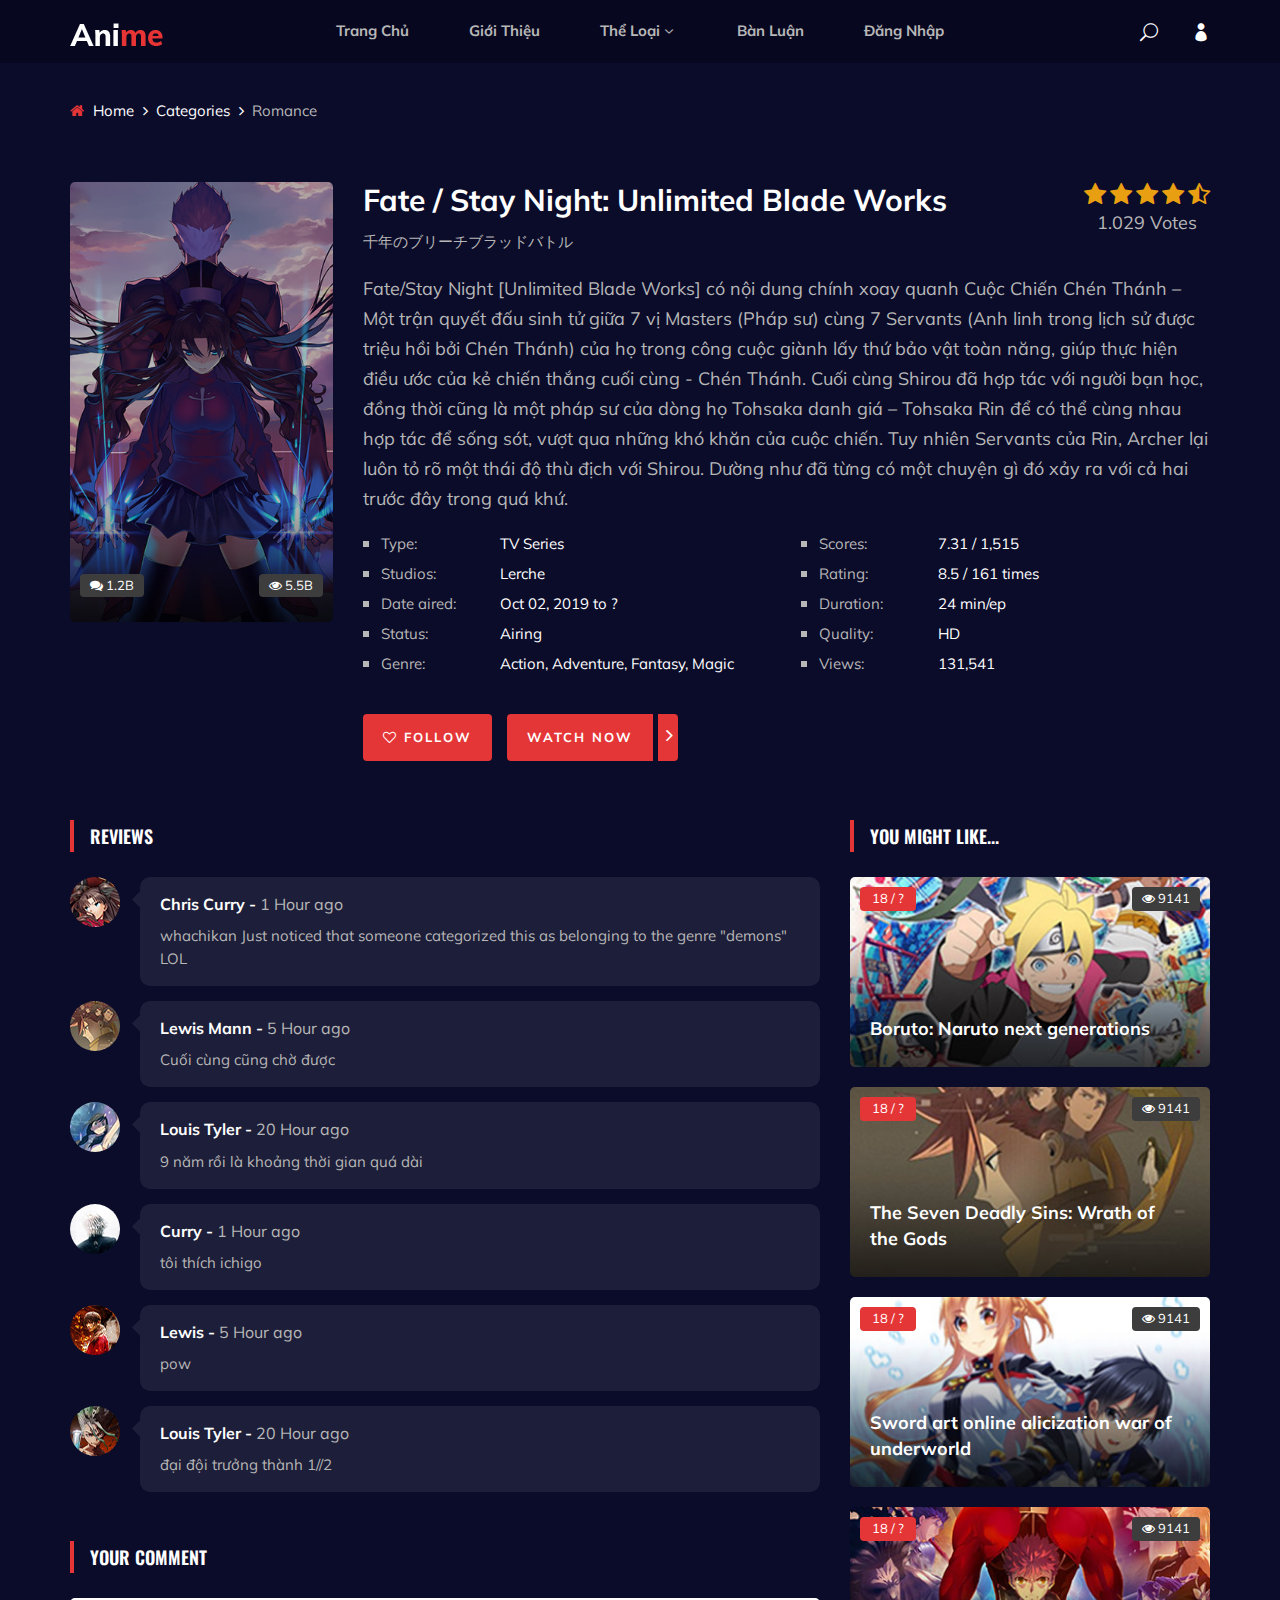
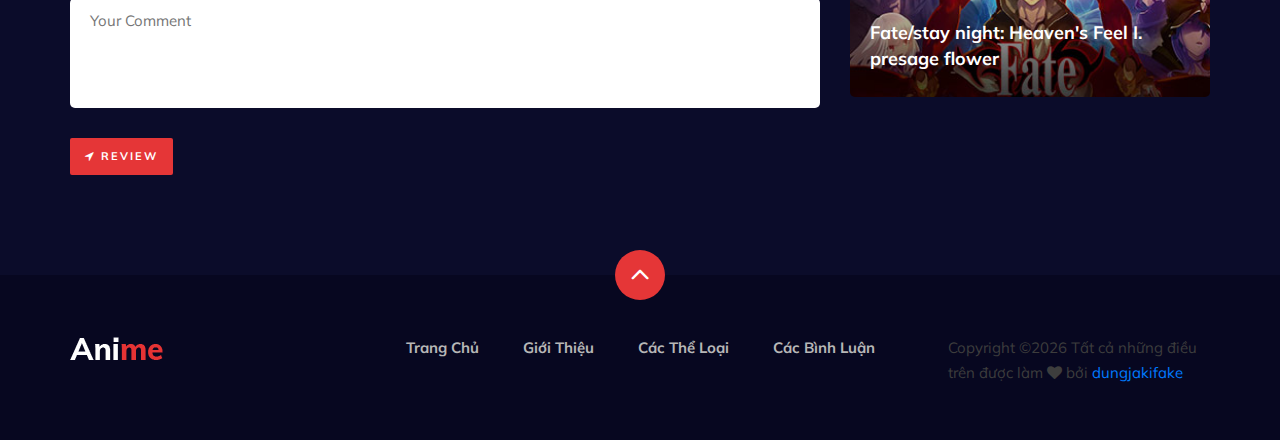
<file: fate.html>
<!DOCTYPE html>
<html lang="zxx">

<head>
    <meta charset="UTF-8">
    <meta name="description" content="Anime Template">
    <meta name="keywords" content="Anime, unica, creative, html">
    <meta name="viewport" content="width=device-width, initial-scale=1.0">
    <meta http-equiv="X-UA-Compatible" content="ie=edge">
    <title>Anime Vui Ghê</title>
    <!-- Google Font -->
    <link href="https://fonts.googleapis.com/css2?family=Oswald:wght@300;400;500;600;700&display=swap" rel="stylesheet">
    <link href="https://fonts.googleapis.com/css2?family=Mulish:wght@300;400;500;600;700;800;900&display=swap"
    rel="stylesheet">

    <!-- Css Styles -->
    <link rel="stylesheet" href="css/bootstrap.min.css" type="text/css">
    <link rel="stylesheet" href="css/font-awesome.min.css" type="text/css">
    <link rel="stylesheet" href="css/elegant-icons.css" type="text/css">
    <link rel="stylesheet" href="css/plyr.css" type="text/css">
    <link rel="stylesheet" href="css/nice-select.css" type="text/css">
    <link rel="stylesheet" href="css/owl.carousel.min.css" type="text/css">
    <link rel="stylesheet" href="css/slicknav.min.css" type="text/css">
    <link rel="stylesheet" href="css/style.css" type="text/css">
</head>

<body>
    <!-- Page Preloder -->
    <div id="preloder">
        <div class="loader"></div>
    </div>

    <!-- Header Section Begin -->
    <header class="header">
        <div class="container">
            <div class="row">
                <div class="col-lg-2">
                    <div class="header__logo">
                        <a href="./index.html">
                            <img src="img/logo.png" alt="">
                        </a>
                    </div>
                </div>
                <div class="col-lg-8">
                    <div class="header__nav">
                        <nav class="header__menu mobile-menu">
                            <ul>
                                <li class="active"><a href="./index.html">Trang Chủ</a></li>
                                <li><a href="./blog.html">Giới Thiệu </a></li>
                                <li><a href="./categories.html">Thể Loại<span class="arrow_carrot-down"></span></a>
                                    <ul class="dropdown">
                                        <li><a href="./anime-details.html">Anime</a></li>
                                        <li><a href="./anime-watching.html">Xem Phim</a></li>
                                        <li><a href="./signup.html">Đăng Ký</a></li>
                                        <li><a href="./login.html">Đăng Nhập</a></li>
                                    </ul>
                                </li>
                                <li><a href="./blog-details.html">Bàn Luận</a></li>
                                <li><a href="login.html">Đăng Nhập</a></li>
                            
                            </ul>
                        </nav>
                    </div>
                </div>
                <div class="col-lg-2">
                    <div class="header__right">
                        <a href="#" class="search-switch"><span class="icon_search"></span></a>
                        <a href="./login.html"><span class="icon_profile"></span></a>
                    </div>
                </div>
            </div>
            <div id="mobile-menu-wrap"></div>
        </div>
    </header>
    <!-- Header End -->

    <!-- Breadcrumb Begin -->
    <div class="breadcrumb-option">
        <div class="container">
            <div class="row">
                <div class="col-lg-12">
                    <div class="breadcrumb__links">
                        <a href="./index.html"><i class="fa fa-home"></i> Home</a>
                        <a href="./categories.html">Categories</a>
                        <span>Romance</span>
                    </div>
                </div>
            </div>
        </div>
    </div>
    <!-- Breadcrumb End -->

    <!-- Anime Section Begin -->
    <section class="anime-details spad">
        <div class="container">
            <div class="anime__details__content">
                <div class="row">
                    <div class="col-lg-3">
                        <div class="anime__details__pic set-bg" data-setbg="/img/blog/blog-7.jpg">
                            <div class="comment"><i class="fa fa-comments"></i> 1.2B</div>
                            <div class="view"><i class="fa fa-eye"></i> 5.5B</div>
                        </div>
                    </div>
                    <div class="col-lg-9">
                        <div class="anime__details__text">
                            <div class="anime__details__title">
                                <h3>Fate / Stay Night: Unlimited Blade Works</h3>
                                <span>千年のブリーチブラッドバトル</span>
                            </div>
                            <div class="anime__details__rating">
                                <div class="rating">
                                    <a href="#"><i class="fa fa-star"></i></a>
                                    <a href="#"><i class="fa fa-star"></i></a>
                                    <a href="#"><i class="fa fa-star"></i></a>
                                    <a href="#"><i class="fa fa-star"></i></a>
                                    <a href="#"><i class="fa fa-star-half-o"></i></a>
                                </div>
                                <span>1.029 Votes</span>
                            </div>
                            <p>Fate/Stay Night [Unlimited Blade Works] có nội dung chính xoay quanh Cuộc Chiến Chén Thánh – Một trận quyết đấu sinh tử giữa 7 vị Masters (Pháp sư) cùng 7 Servants (Anh linh trong lịch sử được triệu hồi bởi Chén Thánh) của họ trong công cuộc giành lấy thứ bảo vật toàn năng, giúp thực hiện điều ước của kẻ chiến thắng cuối cùng - Chén Thánh.           
                                Cuối cùng Shirou đã hợp tác với người bạn học, đồng thời cũng là một pháp sư của dòng họ Tohsaka danh giá – Tohsaka Rin để có thể cùng nhau hợp tác để sống sót, vượt qua những khó khăn của cuộc chiến. Tuy nhiên Servants của Rin, Archer lại luôn tỏ rõ một thái độ thù địch với Shirou. Dường như đã từng có một chuyện gì đó xảy ra với cả hai trước đây trong quá khứ.</p>
                            <div class="anime__details__widget">
                                <div class="row">
                                    <div class="col-lg-6 col-md-6">
                                        <ul>
                                            <li><span>Type:</span> TV Series</li>
                                            <li><span>Studios:</span> Lerche</li>
                                            <li><span>Date aired:</span> Oct 02, 2019 to ?</li>
                                            <li><span>Status:</span> Airing</li>
                                            <li><span>Genre:</span> Action, Adventure, Fantasy, Magic</li>
                                        </ul>
                                    </div>
                                    <div class="col-lg-6 col-md-6">
                                        <ul>
                                            <li><span>Scores:</span> 7.31 / 1,515</li>
                                            <li><span>Rating:</span> 8.5 / 161 times</li>
                                            <li><span>Duration:</span> 24 min/ep</li>
                                            <li><span>Quality:</span> HD</li>
                                            <li><span>Views:</span> 131,541</li>
                                        </ul>
                                    </div>
                                </div>
                            </div>
                            <div class="anime__details__btn">
                                <a href="#" class="follow-btn"><i class="fa fa-heart-o"></i> Follow</a>
                                <a href="https://mehoathinh.com/su-menh-than-chet-huyet-chien-ngan-nam/tap-1-huyet-chien" class="watch-btn"><span>Watch Now</span> <i
                                    class="fa fa-angle-right"></i></a>
                                </div>
                            </div>
                        </div>
                    </div>
                </div>
                <div class="row">
                    <div class="col-lg-8 col-md-8">
                        <div class="anime__details__review">
                            <div class="section-title">
                                <h5>Reviews</h5>
                            </div>
                            <div class="anime__review__item">
                                <div class="anime__review__item__pic">
                                    <img src="img/anime/review-1.jpg" alt="">
                                </div>
                                <div class="anime__review__item__text">
                                    <h6>Chris Curry - <span>1 Hour ago</span></h6>
                                    <p>whachikan Just noticed that someone categorized this as belonging to the genre
                                    "demons" LOL</p>
                                </div>
                            </div>
                            <div class="anime__review__item">
                                <div class="anime__review__item__pic">
                                    <img src="img/anime/review-2.jpg" alt="">
                                </div>
                                <div class="anime__review__item__text">
                                    <h6>Lewis Mann - <span>5 Hour ago</span></h6>
                                    <p>Cuối cùng cũng chờ được</p>
                                </div>
                            </div>
                            <div class="anime__review__item">
                                <div class="anime__review__item__pic">
                                    <img src="img/anime/review-3.jpg" alt="">
                                </div>
                                <div class="anime__review__item__text">
                                    <h6>Louis Tyler - <span>20 Hour ago</span></h6>
                                    <p>9 năm rồi là khoảng thời gian quá dài</p>
                                </div>
                            </div>
                            <div class="anime__review__item">
                                <div class="anime__review__item__pic">
                                    <img src="img/anime/review-4.jpg" alt="">
                                </div>
                                <div class="anime__review__item__text">
                                    <h6>Curry - <span>1 Hour ago</span></h6>
                                    <p> tôi thích ichigo
                                    </p>
                                </div>
                            </div>
                            <div class="anime__review__item">
                                <div class="anime__review__item__pic">
                                    <img src="img/anime/review-5.jpg" alt="">
                                </div>
                                <div class="anime__review__item__text">
                                    <h6>Lewis - <span>5 Hour ago</span></h6>
                                    <p>pow</p>
                                </div>
                            </div>
                            <div class="anime__review__item">
                                <div class="anime__review__item__pic">
                                    <img src="img/anime/review-6.jpg" alt="">
                                </div>
                                <div class="anime__review__item__text">
                                    <h6>Louis Tyler - <span>20 Hour ago</span></h6>
                                    <p>đại đội trưởng thành 1//2</p>
                                </div>
                            </div>
                        </div>
                        <div class="anime__details__form">
                            <div class="section-title">
                                <h5>Your Comment</h5>
                            </div>
                            <form action="#">
                                <textarea placeholder="Your Comment"></textarea>
                                <button type="submit"><i class="fa fa-location-arrow"></i> Review</button>
                            </form>
                        </div>
                    </div>
                    <div class="col-lg-4 col-md-4">
                        <div class="anime__details__sidebar">
                            <div class="section-title">
                                <h5>you might like...</h5>
                            </div>
                            <div class="product__sidebar__view__item set-bg" data-setbg="img/sidebar/tv-1.jpg">
                                <div class="ep">18 / ?</div>
                                <div class="view"><i class="fa fa-eye"></i> 9141</div>
                                <h5><a href="#">Boruto: Naruto next generations</a></h5>
                            </div>
                            <div class="product__sidebar__view__item set-bg" data-setbg="img/sidebar/tv-2.jpg">
                                <div class="ep">18 / ?</div>
                                <div class="view"><i class="fa fa-eye"></i> 9141</div>
                                <h5><a href="#">The Seven Deadly Sins: Wrath of the Gods</a></h5>
                            </div>
                            <div class="product__sidebar__view__item set-bg" data-setbg="img/sidebar/tv-3.jpg">
                                <div class="ep">18 / ?</div>
                                <div class="view"><i class="fa fa-eye"></i> 9141</div>
                                <h5><a href="#">Sword art online alicization war of underworld</a></h5>
                            </div>
                            <div class="product__sidebar__view__item set-bg" data-setbg="img/sidebar/tv-4.jpg">
                                <div class="ep">18 / ?</div>
                                <div class="view"><i class="fa fa-eye"></i> 9141</div>
                                <h5><a href="#">Fate/stay night: Heaven's Feel I. presage flower</a></h5>
                            </div>
                        </div>
                    </div>
                </div>
            </div>
        </section>
        <!-- Anime Section End -->

        <!-- Footer Section Begin -->
        <footer class="footer">
            <div class="page-up">
                <a href="#" id="scrollToTopButton"><span class="arrow_carrot-up"></span></a>
            </div>
            <div class="container">
                <div class="row">
                    <div class="col-lg-3">
                        <div class="footer__logo">
                            <a href="./index.html"><img src="img/logo.png" alt=""></a>
                        </div>
                    </div>
                    <div class="col-lg-6">
                        <div class="footer__nav">
                            <ul>
                                <li class="active"><a href="./index.html">Trang Chủ</a></li>
                                <li><a href="./blog.html">Giới Thiệu</a></li>
                                <li><a href="./categories.html">Các Thể Loại</a></li>
                                 <li><a href="blog-details.html">Các Bình Luận</a></li>
                            </ul>
                        </div>
                    </div>
                    <div class="col-lg-3">
                        <p>
                            Copyright &copy;<script>document.write(new Date().getFullYear());</script> Tất cả những điều trên được làm  <i class="fa fa-heart" aria-hidden="true"></i> bởi <a href="https://www.facebook.com/dungjakifake" target="_blank">dungjakifake</a>
                        </p>

                      </div>
                  </div>
              </div>
          </footer>
          <!-- Footer Section End -->

          <!-- Search model Begin -->
          <div class="search-model">
            <div class="h-100 d-flex align-items-center justify-content-center">
                <div class="search-close-switch"><i class="icon_close"></i></div>
                <form class="search-model-form">
                    <input type="text" id="search-input" placeholder="Search here.....">
                </form>
            </div>
        </div>
        <!-- Search model end -->

        <!-- Js Plugins -->
        <script src="js/jquery-3.3.1.min.js"></script>
        <script src="js/bootstrap.min.js"></script>
        <script src="js/player.js"></script>
        <script src="js/jquery.nice-select.min.js"></script>
        <script src="js/mixitup.min.js"></script>
        <script src="js/jquery.slicknav.js"></script>
        <script src="js/owl.carousel.min.js"></script>
        <script src="js/main.js"></script>

    </body>

    </html>
</file>
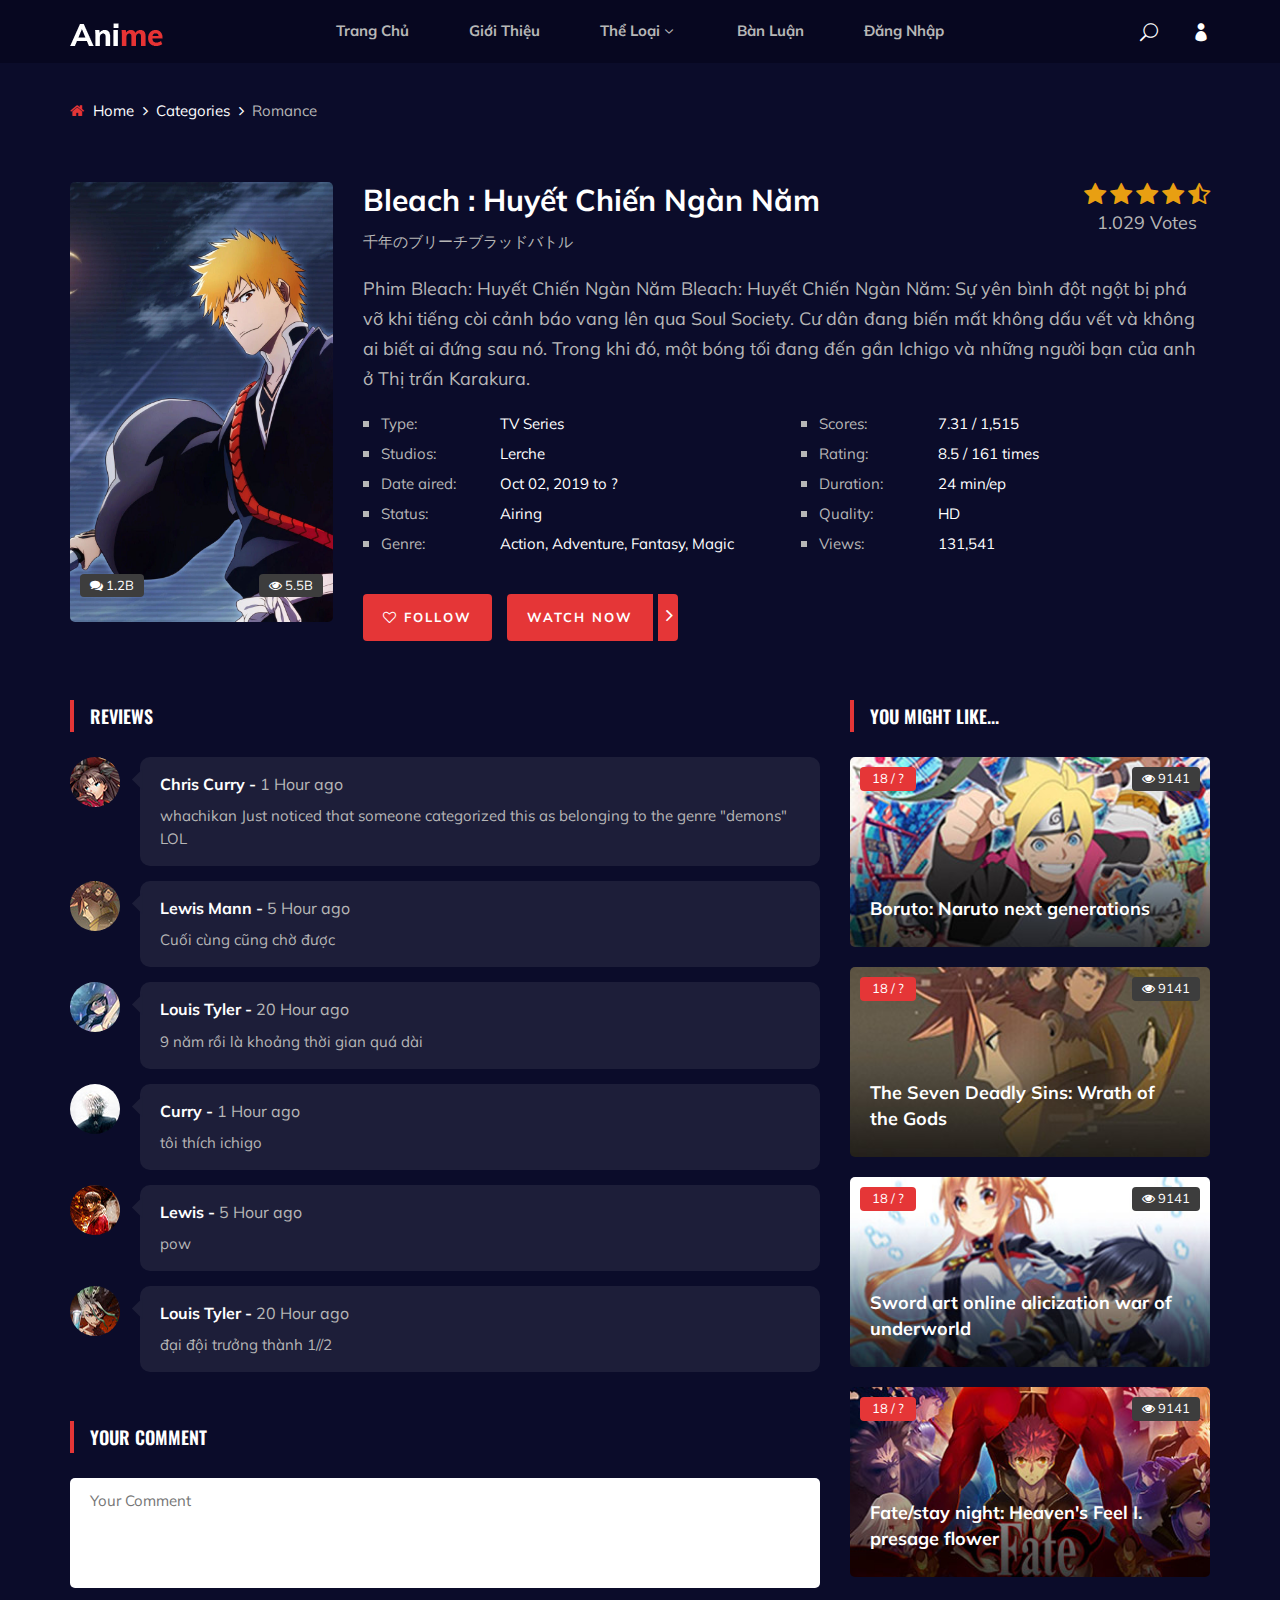
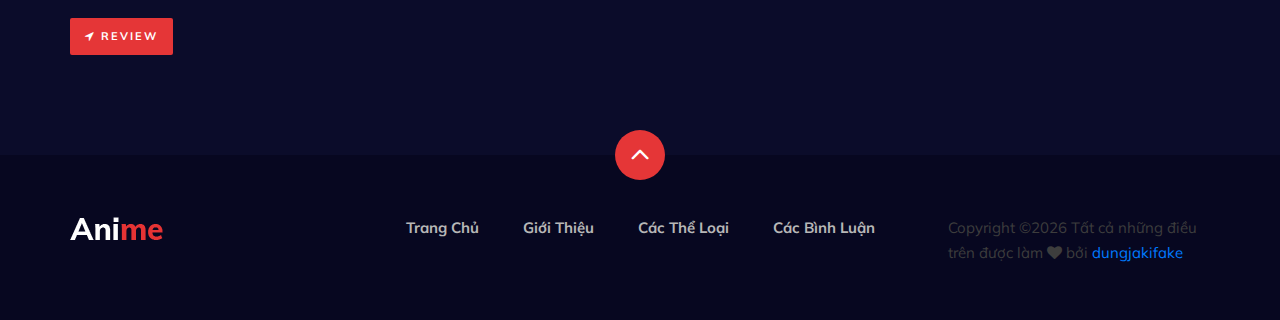
<file: hkt.html>
<!DOCTYPE html>
<html lang="zxx">

<head>
    <meta charset="UTF-8">
    <meta name="description" content="Anime Template">
    <meta name="keywords" content="Anime, unica, creative, html">
    <meta name="viewport" content="width=device-width, initial-scale=1.0">
    <meta http-equiv="X-UA-Compatible" content="ie=edge">
    <title>Anime Vui Ghê</title>
    <!-- Google Font -->
    <link href="https://fonts.googleapis.com/css2?family=Oswald:wght@300;400;500;600;700&display=swap" rel="stylesheet">
    <link href="https://fonts.googleapis.com/css2?family=Mulish:wght@300;400;500;600;700;800;900&display=swap"
    rel="stylesheet">

    <!-- Css Styles -->
    <link rel="stylesheet" href="css/bootstrap.min.css" type="text/css">
    <link rel="stylesheet" href="css/font-awesome.min.css" type="text/css">
    <link rel="stylesheet" href="css/elegant-icons.css" type="text/css">
    <link rel="stylesheet" href="css/plyr.css" type="text/css">
    <link rel="stylesheet" href="css/nice-select.css" type="text/css">
    <link rel="stylesheet" href="css/owl.carousel.min.css" type="text/css">
    <link rel="stylesheet" href="css/slicknav.min.css" type="text/css">
    <link rel="stylesheet" href="css/style.css" type="text/css">
</head>

<body>
    <!-- Page Preloder -->
    <div id="preloder">
        <div class="loader"></div>
    </div>

    <!-- Header Section Begin -->
    <header class="header">
        <div class="container">
            <div class="row">
                <div class="col-lg-2">
                    <div class="header__logo">
                        <a href="./index.html">
                            <img src="img/logo.png" alt="">
                        </a>
                    </div>
                </div>
                <div class="col-lg-8">
                    <div class="header__nav">
                        <nav class="header__menu mobile-menu">
                            <ul>
                                <li class="active"><a href="./index.html">Trang Chủ</a></li>
                                <li><a href="./blog.html">Giới Thiệu </a></li>
                                <li><a href="./categories.html">Thể Loại<span class="arrow_carrot-down"></span></a>
                                    <ul class="dropdown">
                                        <li><a href="./anime-details.html">Anime</a></li>
                                        <li><a href="./anime-watching.html">Xem Phim</a></li>
                                        <li><a href="./signup.html">Đăng Ký</a></li>
                                        <li><a href="./login.html">Đăng Nhập</a></li>
                                    </ul>
                                </li>
                                <li><a href="./blog-details.html">Bàn Luận</a></li>
                                <li><a href="login.html">Đăng Nhập</a></li>
                            
                            </ul>
                        </nav>
                    </div>
                </div>
                <div class="col-lg-2">
                    <div class="header__right">
                        <a href="#" class="search-switch"><span class="icon_search"></span></a>
                        <a href="./login.html"><span class="icon_profile"></span></a>
                    </div>
                </div>
            </div>
            <div id="mobile-menu-wrap"></div>
        </div>
    </header>
    <!-- Header End -->

    <!-- Breadcrumb Begin -->
    <div class="breadcrumb-option">
        <div class="container">
            <div class="row">
                <div class="col-lg-12">
                    <div class="breadcrumb__links">
                        <a href="./index.html"><i class="fa fa-home"></i> Home</a>
                        <a href="./categories.html">Categories</a>
                        <span>Romance</span>
                    </div>
                </div>
            </div>
        </div>
    </div>
    <!-- Breadcrumb End -->

    <!-- Anime Section Begin -->
    <section class="anime-details spad">
        <div class="container">
            <div class="anime__details__content">
                <div class="row">
                    <div class="col-lg-3">
                        <div class="anime__details__pic set-bg" data-setbg="/img/sidebar/AKAKAKAK.jpg">
                            <div class="comment"><i class="fa fa-comments"></i> 1.2B</div>
                            <div class="view"><i class="fa fa-eye"></i> 5.5B</div>
                        </div>
                    </div>
                    <div class="col-lg-9">
                        <div class="anime__details__text">
                            <div class="anime__details__title">
                                <h3>Bleach : Huyết Chiến Ngàn Năm</h3>
                                <span>千年のブリーチブラッドバトル</span>
                            </div>
                            <div class="anime__details__rating">
                                <div class="rating">
                                    <a href="#"><i class="fa fa-star"></i></a>
                                    <a href="#"><i class="fa fa-star"></i></a>
                                    <a href="#"><i class="fa fa-star"></i></a>
                                    <a href="#"><i class="fa fa-star"></i></a>
                                    <a href="#"><i class="fa fa-star-half-o"></i></a>
                                </div>
                                <span>1.029 Votes</span>
                            </div>
                            <p>Phim Bleach: Huyết Chiến Ngàn Năm Bleach: Huyết Chiến Ngàn Năm: Sự yên bình đột ngột bị phá vỡ khi tiếng còi cảnh báo vang lên qua Soul Society. Cư dân đang biến mất không dấu vết và không ai biết ai đứng sau nó. Trong khi đó, một bóng tối đang đến gần Ichigo và những người bạn của anh ở Thị trấn Karakura.</p>
                            <div class="anime__details__widget">
                                <div class="row">
                                    <div class="col-lg-6 col-md-6">
                                        <ul>
                                            <li><span>Type:</span> TV Series</li>
                                            <li><span>Studios:</span> Lerche</li>
                                            <li><span>Date aired:</span> Oct 02, 2019 to ?</li>
                                            <li><span>Status:</span> Airing</li>
                                            <li><span>Genre:</span> Action, Adventure, Fantasy, Magic</li>
                                        </ul>
                                    </div>
                                    <div class="col-lg-6 col-md-6">
                                        <ul>
                                            <li><span>Scores:</span> 7.31 / 1,515</li>
                                            <li><span>Rating:</span> 8.5 / 161 times</li>
                                            <li><span>Duration:</span> 24 min/ep</li>
                                            <li><span>Quality:</span> HD</li>
                                            <li><span>Views:</span> 131,541</li>
                                        </ul>
                                    </div>
                                </div>
                            </div>
                            <div class="anime__details__btn">
                                <a href="#" class="follow-btn"><i class="fa fa-heart-o"></i> Follow</a>
                                <a href="https://mehoathinh.com/su-menh-than-chet-huyet-chien-ngan-nam/tap-1-huyet-chien" class="watch-btn"><span>Watch Now</span> <i
                                    class="fa fa-angle-right"></i></a>
                                </div>
                            </div>
                        </div>
                    </div>
                </div>
                <div class="row">
                    <div class="col-lg-8 col-md-8">
                        <div class="anime__details__review">
                            <div class="section-title">
                                <h5>Reviews</h5>
                            </div>
                            <div class="anime__review__item">
                                <div class="anime__review__item__pic">
                                    <img src="img/anime/review-1.jpg" alt="">
                                </div>
                                <div class="anime__review__item__text">
                                    <h6>Chris Curry - <span>1 Hour ago</span></h6>
                                    <p>whachikan Just noticed that someone categorized this as belonging to the genre
                                    "demons" LOL</p>
                                </div>
                            </div>
                            <div class="anime__review__item">
                                <div class="anime__review__item__pic">
                                    <img src="img/anime/review-2.jpg" alt="">
                                </div>
                                <div class="anime__review__item__text">
                                    <h6>Lewis Mann - <span>5 Hour ago</span></h6>
                                    <p>Cuối cùng cũng chờ được</p>
                                </div>
                            </div>
                            <div class="anime__review__item">
                                <div class="anime__review__item__pic">
                                    <img src="img/anime/review-3.jpg" alt="">
                                </div>
                                <div class="anime__review__item__text">
                                    <h6>Louis Tyler - <span>20 Hour ago</span></h6>
                                    <p>9 năm rồi là khoảng thời gian quá dài</p>
                                </div>
                            </div>
                            <div class="anime__review__item">
                                <div class="anime__review__item__pic">
                                    <img src="img/anime/review-4.jpg" alt="">
                                </div>
                                <div class="anime__review__item__text">
                                    <h6>Curry - <span>1 Hour ago</span></h6>
                                    <p> tôi thích ichigo
                                    </p>
                                </div>
                            </div>
                            <div class="anime__review__item">
                                <div class="anime__review__item__pic">
                                    <img src="img/anime/review-5.jpg" alt="">
                                </div>
                                <div class="anime__review__item__text">
                                    <h6>Lewis - <span>5 Hour ago</span></h6>
                                    <p>pow</p>
                                </div>
                            </div>
                            <div class="anime__review__item">
                                <div class="anime__review__item__pic">
                                    <img src="img/anime/review-6.jpg" alt="">
                                </div>
                                <div class="anime__review__item__text">
                                    <h6>Louis Tyler - <span>20 Hour ago</span></h6>
                                    <p>đại đội trưởng thành 1//2</p>
                                </div>
                            </div>
                        </div>
                        <div class="anime__details__form">
                            <div class="section-title">
                                <h5>Your Comment</h5>
                            </div>
                            <form action="#">
                                <textarea placeholder="Your Comment"></textarea>
                                <button type="submit"><i class="fa fa-location-arrow"></i> Review</button>
                            </form>
                        </div>
                    </div>
                    <div class="col-lg-4 col-md-4">
                        <div class="anime__details__sidebar">
                            <div class="section-title">
                                <h5>you might like...</h5>
                            </div>
                            <div class="product__sidebar__view__item set-bg" data-setbg="img/sidebar/tv-1.jpg">
                                <div class="ep">18 / ?</div>
                                <div class="view"><i class="fa fa-eye"></i> 9141</div>
                                <h5><a href="#">Boruto: Naruto next generations</a></h5>
                            </div>
                            <div class="product__sidebar__view__item set-bg" data-setbg="img/sidebar/tv-2.jpg">
                                <div class="ep">18 / ?</div>
                                <div class="view"><i class="fa fa-eye"></i> 9141</div>
                                <h5><a href="#">The Seven Deadly Sins: Wrath of the Gods</a></h5>
                            </div>
                            <div class="product__sidebar__view__item set-bg" data-setbg="img/sidebar/tv-3.jpg">
                                <div class="ep">18 / ?</div>
                                <div class="view"><i class="fa fa-eye"></i> 9141</div>
                                <h5><a href="#">Sword art online alicization war of underworld</a></h5>
                            </div>
                            <div class="product__sidebar__view__item set-bg" data-setbg="img/sidebar/tv-4.jpg">
                                <div class="ep">18 / ?</div>
                                <div class="view"><i class="fa fa-eye"></i> 9141</div>
                                <h5><a href="#">Fate/stay night: Heaven's Feel I. presage flower</a></h5>
                            </div>
                        </div>
                    </div>
                </div>
            </div>
        </section>
        <!-- Anime Section End -->

        <!-- Footer Section Begin -->
        <footer class="footer">
            <div class="page-up">
                <a href="#" id="scrollToTopButton"><span class="arrow_carrot-up"></span></a>
            </div>
            <div class="container">
                <div class="row">
                    <div class="col-lg-3">
                        <div class="footer__logo">
                            <a href="./index.html"><img src="img/logo.png" alt=""></a>
                        </div>
                    </div>
                    <div class="col-lg-6">
                        <div class="footer__nav">
                            <ul>
                                <li class="active"><a href="./index.html">Trang Chủ</a></li>
                                <li><a href="./blog.html">Giới Thiệu</a></li>
                                <li><a href="./categories.html">Các Thể Loại</a></li>
                                 <li><a href="blog-details.html">Các Bình Luận</a></li>
                            </ul>
                        </div>
                    </div>
                    <div class="col-lg-3">
                        <p>
                            Copyright &copy;<script>document.write(new Date().getFullYear());</script> Tất cả những điều trên được làm  <i class="fa fa-heart" aria-hidden="true"></i> bởi <a href="https://www.facebook.com/dungjakifake" target="_blank">dungjakifake</a>
                        </p>

                      </div>
                  </div>
              </div>
          </footer>
          <!-- Footer Section End -->

          <!-- Search model Begin -->
          <div class="search-model">
            <div class="h-100 d-flex align-items-center justify-content-center">
                <div class="search-close-switch"><i class="icon_close"></i></div>
                <form class="search-model-form">
                    <input type="text" id="search-input" placeholder="Search here.....">
                </form>
            </div>
        </div>
        <!-- Search model end -->

        <!-- Js Plugins -->
        <script src="js/jquery-3.3.1.min.js"></script>
        <script src="js/bootstrap.min.js"></script>
        <script src="js/player.js"></script>
        <script src="js/jquery.nice-select.min.js"></script>
        <script src="js/mixitup.min.js"></script>
        <script src="js/jquery.slicknav.js"></script>
        <script src="js/owl.carousel.min.js"></script>
        <script src="js/main.js"></script>

    </body>

    </html>
</file>
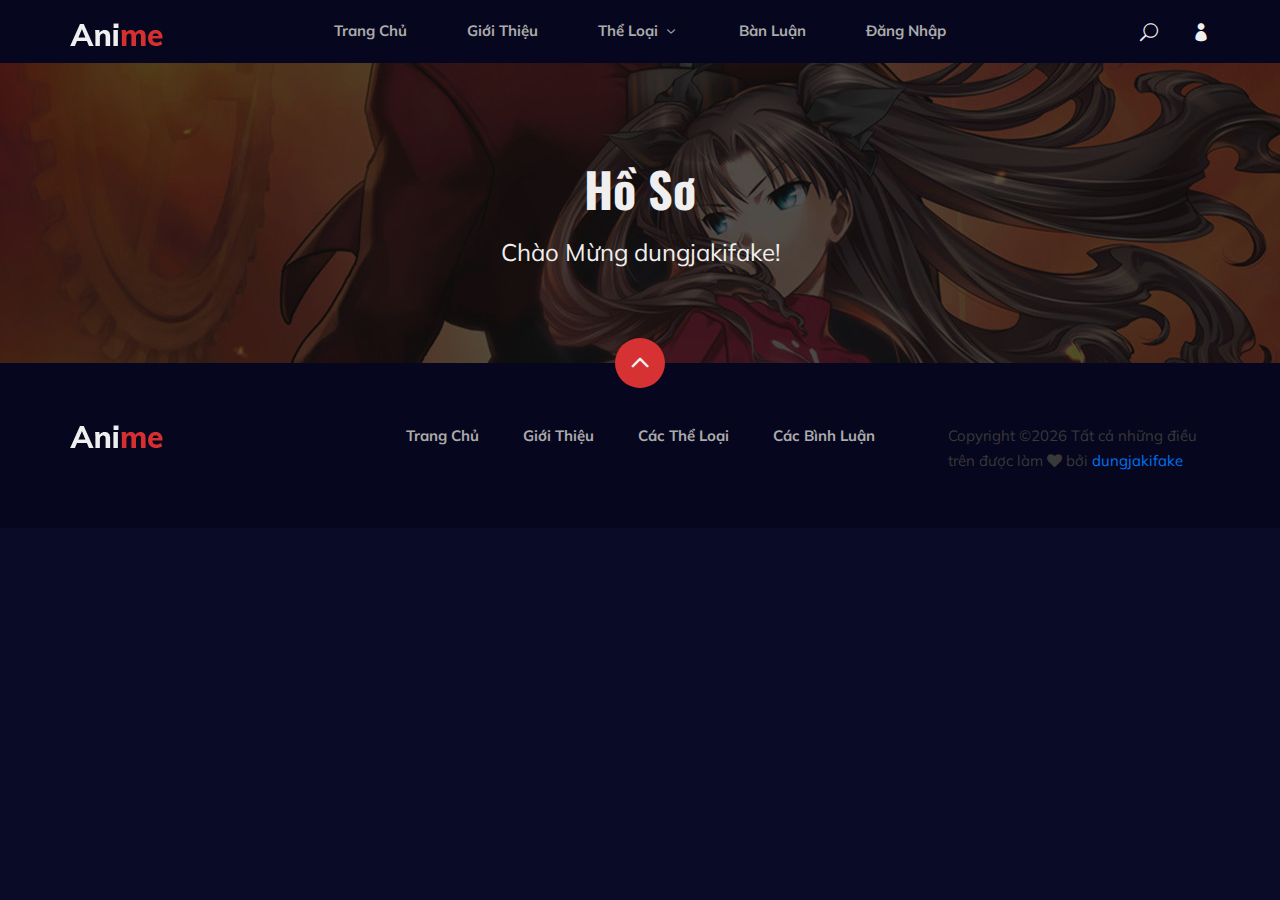
<file: hoso.html>
<!DOCTYPE html>
<html lang="zxx">

<head>
    <meta charset="UTF-8">
    <meta name="description" content="Anime Template">
    <meta name="keywords" content="Anime, unica, creative, html">
    <meta name="viewport" content="width=device-width, initial-scale=1.0">
    <meta http-equiv="X-UA-Compatible" content="ie=edge">
    <title>Anime Vui Ghê</title>
    <!-- Google Font -->
    <link href="https://fonts.googleapis.com/css2?family=Oswald:wght@300;400;500;600;700&display=swap" rel="stylesheet">
    <link href="https://fonts.googleapis.com/css2?family=Mulish:wght@300;400;500;600;700;800;900&display=swap"
    rel="stylesheet">
    <!-- Css Styles -->
    <link rel="stylesheet" href="css/bootstrap.min.css" type="text/css">
    <link rel="stylesheet" href="css/font-awesome.min.css" type="text/css">
    <link rel="stylesheet" href="css/elegant-icons.css" type="text/css">
    <link rel="stylesheet" href="css/plyr.css" type="text/css">
    <link rel="stylesheet" href="css/nice-select.css" type="text/css">
    <link rel="stylesheet" href="css/owl.carousel.min.css" type="text/css">
    <link rel="stylesheet" href="css/slicknav.min.css" type="text/css">
    <link rel="stylesheet" href="css/style.css" type="text/css">
</head>

<body>
    <!-- Page Preloder -->
    <div id="preloder">
        <div class="loader"></div>
    </div>
    <!-- Header Section Begin -->
    <header class="header">
        <div class="container">
            <div class="row">
                <div class="col-lg-2">
                    <div class="header__logo">
                        <a href="./index.html">
                            <img src="img/logo.png" alt="">
                        </a>
                    </div>
                </div>
                <div class="col-lg-8">
                    <div class="header__nav">
                        <nav class="header__menu mobile-menu">
                            <ul>
                                <li class="active"><a href="./index.html">Trang Chủ</a></li>
                                <li><a href="./blog.html">Giới Thiệu </a></li>
                                <li><a href="./categories.html">Thể Loại <span class="arrow_carrot-down"></span></a>
                                    <ul class="dropdown">
                                        <li><a href="./anime-details.html">Anime</a></li>
                                        <li><a href="./anime-watching.html">Xem Phim</a></li>
                                        <li><a href="./signup.html">Đăng Ký</a></li>
                                        <li><a href="./login.html">Đăng Nhập</a></li>
                                    </ul>
                                </li>
                                <li><a href="./blog-details.html">Bàn Luận</a></li>
                                <li><a href="login.html">Đăng Nhập</a></li>
                            
                            </ul>
                        </nav>
                    </div>
                </div>
                <div class="col-lg-2">
                    <div class="header__right">
                        <a href="#" class="search-switch"><span class="icon_search"></span></a>
                        <a href="./login.html"><span class="icon_profile"></span></a>
                    </div>
                </div>
            </div>
            <div id="mobile-menu-wrap"></div>
        </div>
    </header>
 
    <section class="normal-breadcrumb set-bg" data-setbg="img/normal-breadcrumb.jpg">
        <div class="container">
            <div class="row">
                <div class="col-lg-12 text-center">
                    <div class="normal__breadcrumb__text">
                        <h2>Hồ Sơ</h2>
                        <p>Chào Mừng dungjakifake!</p>
                    </div>  
                </div>
            </div>
        </div>
    </section>

    <footer class="footer">
        <div class="page-up">
            <a href="#" id="scrollToTopButton"><span class="arrow_carrot-up"></span></a>
        </div>
        <div class="container">
            <div class="row">
                <div class="col-lg-3">
                    <div class="footer__logo">
                        <a href="./index.html"><img src="img/logo.png" alt=""></a>
                    </div>
                </div>
                <div class="col-lg-6">
                    <div class="footer__nav">
                        <ul>
                            <li class="active"><a href="./index.html">Trang Chủ</a></li>
                            <li><a href="./blog.html">Giới Thiệu</a></li>
                            <li><a href="./categories.html">Các Thể Loại</a></li>
                             <li><a href="blog-details.html">Các Bình Luận</a></li>
                        </ul>
                    </div>
                </div>
                <div class="col-lg-3">
                    <p>
                        Copyright &copy;<script>document.write(new Date().getFullYear());</script> Tất cả những điều trên được làm  <i class="fa fa-heart" aria-hidden="true"></i> bởi <a href="https://www.facebook.com/dungjakifake" target="_blank">dungjakifake</a>
                    </p>

                  </div>
              </div>
          </div>
      </footer>
      <!-- Footer Section End -->
      <!-- Search model Begin -->
      <div class="search-model">
        <div class="h-100 d-flex align-items-center justify-content-center">
            <div class="search-close-switch"><i class="icon_close"></i></div>
            <form class="search-model-form">
                <input type="text" id="search-input" placeholder="Search here.....">
            </form>
        </div>
    </div>
    <!-- Search model end -->
    <!-- Js Plugins -->
    <script src="js/jquery-3.3.1.min.js"></script>
    <script src="js/bootstrap.min.js"></script>
    <script src="js/player.js"></script>
    <script src="js/jquery.nice-select.min.js"></script>
    <script src="js/mixitup.min.js"></script>
    <script src="js/jquery.slicknav.js"></script>
    <script src="js/owl.carousel.min.js"></script>
    <script src="js/main.js"></script>
</body>
</html>
</file>
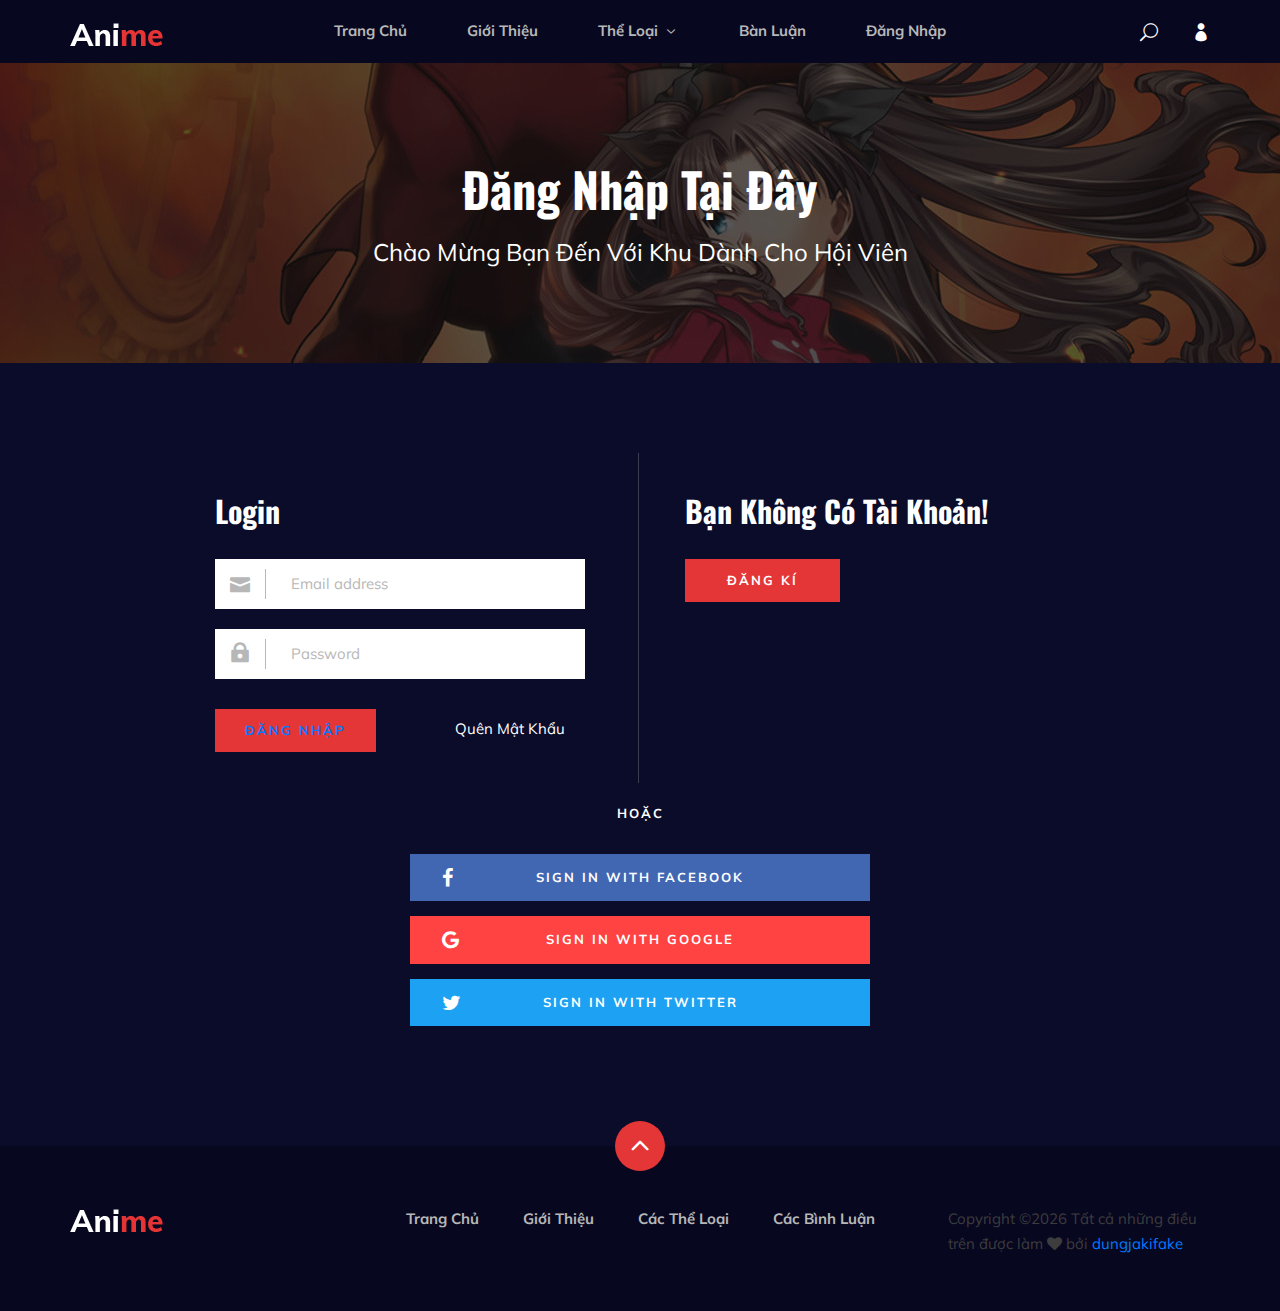
<file: login.html>
<!DOCTYPE html>
<html lang="zxx">

<head>
    <meta charset="UTF-8">
    <meta name="description" content="Anime Template">
    <meta name="keywords" content="Anime, unica, creative, html">
    <meta name="viewport" content="width=device-width, initial-scale=1.0">
    <meta http-equiv="X-UA-Compatible" content="ie=edge">
    <title>Anime Vui Ghê</title>
    <!-- Google Font -->
    <link href="https://fonts.googleapis.com/css2?family=Oswald:wght@300;400;500;600;700&display=swap" rel="stylesheet">
    <link href="https://fonts.googleapis.com/css2?family=Mulish:wght@300;400;500;600;700;800;900&display=swap"
    rel="stylesheet">
    <!-- Css Styles -->
    <link rel="stylesheet" href="css/bootstrap.min.css" type="text/css">
    <link rel="stylesheet" href="css/font-awesome.min.css" type="text/css">
    <link rel="stylesheet" href="css/elegant-icons.css" type="text/css">
    <link rel="stylesheet" href="css/plyr.css" type="text/css">
    <link rel="stylesheet" href="css/nice-select.css" type="text/css">
    <link rel="stylesheet" href="css/owl.carousel.min.css" type="text/css">
    <link rel="stylesheet" href="css/slicknav.min.css" type="text/css">
    <link rel="stylesheet" href="css/style.css" type="text/css">
</head>

<body>
    <!-- Page Preloder -->
    <div id="preloder">
        <div class="loader"></div>
    </div>
    <!-- Header Section Begin -->
    <header class="header">
        <div class="container">
            <div class="row">
                <div class="col-lg-2">
                    <div class="header__logo">
                        <a href="./index.html">
                            <img src="img/logo.png" alt="">
                        </a>
                    </div>
                </div>
                <div class="col-lg-8">
                    <div class="header__nav">
                        <nav class="header__menu mobile-menu">
                            <ul>
                                <li class="active"><a href="./index.html">Trang Chủ</a></li>
                                <li><a href="./blog.html">Giới Thiệu </a></li>
                                <li><a href="./categories.html">Thể Loại <span class="arrow_carrot-down"></span></a>
                                    <ul class="dropdown">
                                        <li><a href="./anime-details.html">Anime</a></li>
                                        <li><a href="./anime-watching.html">Xem Phim</a></li>
                                        <li><a href="./signup.html">Đăng Ký</a></li>
                                        <li><a href="./login.html">Đăng Nhập</a></li>
                                    </ul>
                                </li>
                                <li><a href="./blog-details.html">Bàn Luận</a></li>
                                <li><a href="login.html">Đăng Nhập</a></li>
                            
                            </ul>
                        </nav>
                    </div>
                </div>
                <div class="col-lg-2">
                    <div class="header__right">
                        <a href="#" class="search-switch"><span class="icon_search"></span></a>
                        <a href="./login.html"><span class="icon_profile"></span></a>
                    </div>
                </div>
            </div>
            <div id="mobile-menu-wrap"></div>
        </div>
    </header>
    <!-- Header End -->
    <!-- Normal Breadcrumb Begin -->
    <section class="normal-breadcrumb set-bg" data-setbg="img/normal-breadcrumb.jpg">
        <div class="container">
            <div class="row">
                <div class="col-lg-12 text-center">
                    <div class="normal__breadcrumb__text">
                        <h2>Đăng Nhập Tại Đây</h2>
                        <p>Chào Mừng Bạn Đến Với Khu Dành Cho Hội Viên</p>
                    </div>  
                </div>
            </div>
        </div>
    </section>
    <!-- Normal Breadcrumb End -->
    <!-- Login Section Begin -->
    <section class="login spad">
        <div class="container">
            <div class="row">
                <div class="col-lg-6">
                    <div class="login__form">
                        <h3>Login</h3>
                        <form action="#">
                            <div class="input__item">
                                <input type="text" placeholder="Email address">
                                <span class="icon_mail"></span>
                            </div>
                            <div class="input__item">
                                <input type="text" placeholder="Password">
                                <span class="icon_lock"></span>
                            </div>
                            <button type="submit" class="site-btn"><a href="hoso.html">Đăng Nhập</a></button>
                        </form>
                        <a href="#" class="forget_pass">Quên Mật Khẩu</a>
                    </div>
                </div>
                <div class="col-lg-6">
                    <div class="login__register">
                        <h3>Bạn Không Có Tài Khoản!</h3>
                        <a href="signup.html" class="primary-btn">Đăng Kí</a>
                    </div>
                </div>
            </div>
            <div class="login__social">
                <div class="row d-flex justify-content-center">
                    <div class="col-lg-6">
                        <div class="login__social__links">
                            <span>Hoặc</span>
                            <ul>
                                <li><a href="https://www.facebook.com/dungjakifake" class="facebook"><i class="fa fa-facebook"></i> Sign in With
                                Facebook</a></li>
                                <li><a href="#" class="google"><i class="fa fa-google"></i> Sign in With Google</a></li>
                                <li><a href="#" class="twitter"><i class="fa fa-twitter"></i> Sign in With Twitter</a>
                                </li>
                            </ul>
                        </div>
                    </div>
                </div>
            </div>
        </div>
    </section>
    <!-- Login Section End -->
    <!-- Footer Section Begin -->
    <footer class="footer">
        <div class="page-up">
            <a href="#" id="scrollToTopButton"><span class="arrow_carrot-up"></span></a>
        </div>
        <div class="container">
            <div class="row">
                <div class="col-lg-3">
                    <div class="footer__logo">
                        <a href="./index.html"><img src="img/logo.png" alt=""></a>
                    </div>
                </div>
                <div class="col-lg-6">
                    <div class="footer__nav">
                        <ul>
                            <li class="active"><a href="./index.html">Trang Chủ</a></li>
                            <li><a href="./blog.html">Giới Thiệu</a></li>
                            <li><a href="./categories.html">Các Thể Loại</a></li>
                             <li><a href="blog-details.html">Các Bình Luận</a></li>
                        </ul>
                    </div>
                </div>
                <div class="col-lg-3">
                    <p>
                        Copyright &copy;<script>document.write(new Date().getFullYear());</script> Tất cả những điều trên được làm  <i class="fa fa-heart" aria-hidden="true"></i> bởi <a href="https://www.facebook.com/dungjakifake" target="_blank">dungjakifake</a>
                    </p>

                  </div>
              </div>
          </div>
      </footer>
      <!-- Footer Section End -->
      <!-- Search model Begin -->
      <div class="search-model">
        <div class="h-100 d-flex align-items-center justify-content-center">
            <div class="search-close-switch"><i class="icon_close"></i></div>
            <form class="search-model-form">
                <input type="text" id="search-input" placeholder="Search here.....">
            </form>
        </div>
    </div>
    <!-- Search model end -->
    <!-- Js Plugins -->
    <script src="js/jquery-3.3.1.min.js"></script>
    <script src="js/bootstrap.min.js"></script>
    <script src="js/player.js"></script>
    <script src="js/jquery.nice-select.min.js"></script>
    <script src="js/mixitup.min.js"></script>
    <script src="js/jquery.slicknav.js"></script>
    <script src="js/owl.carousel.min.js"></script>
    <script src="js/main.js"></script>
</body>
</html>
</file>
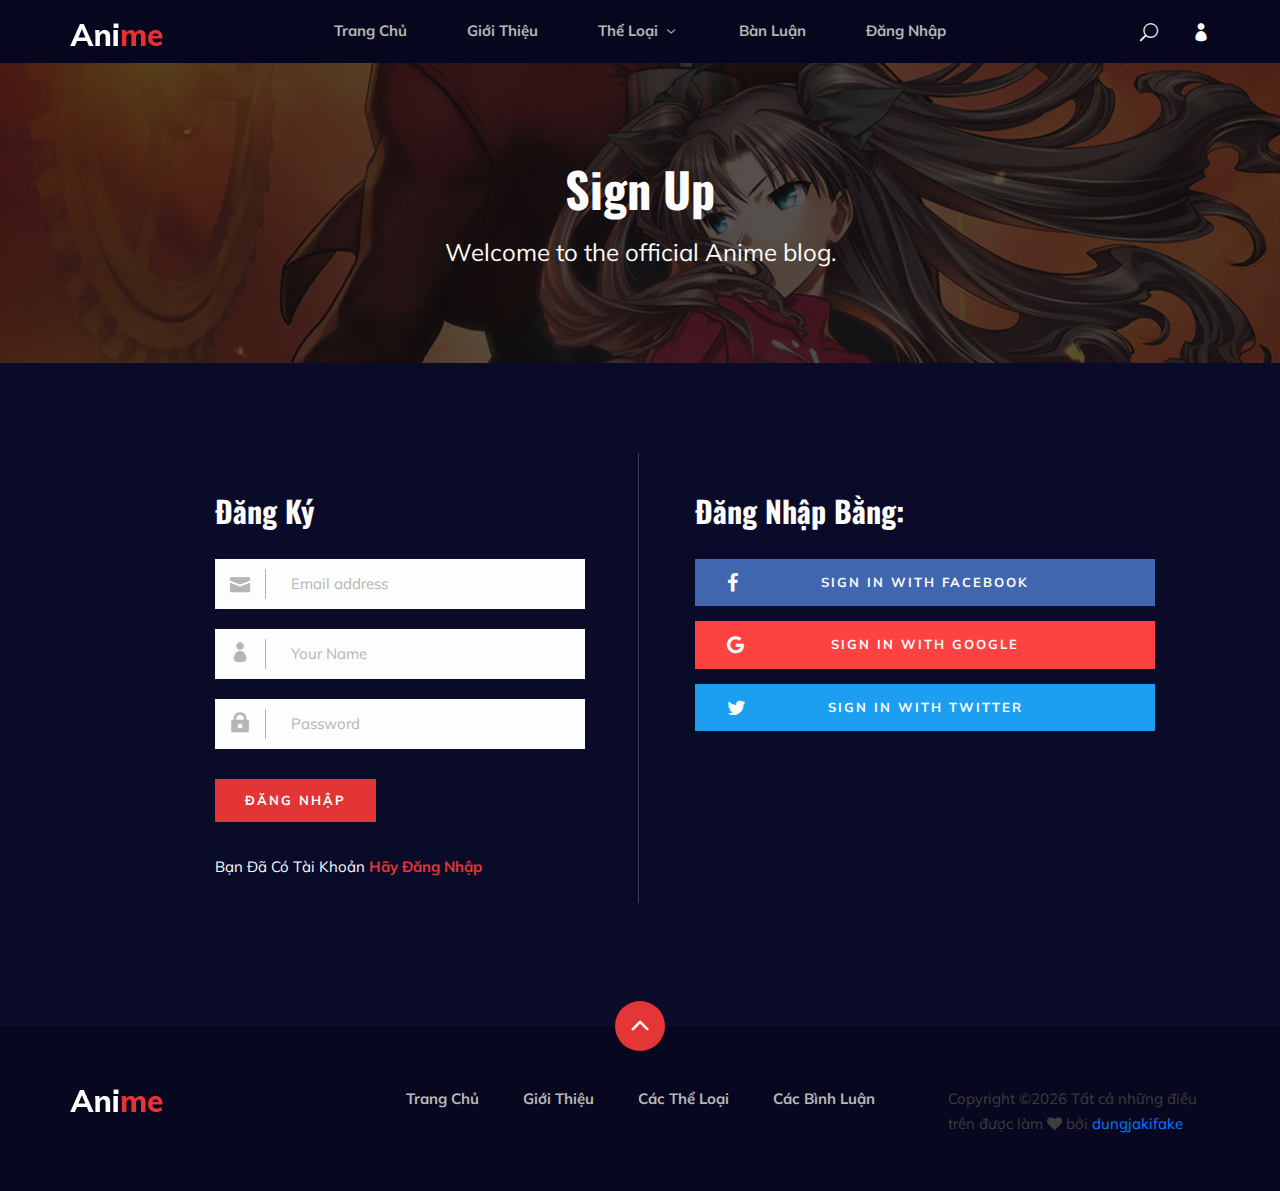
<file: signup.html>
<!DOCTYPE html>
<html lang="zxx">
<head>
    <meta charset="UTF-8">
    <meta name="description" content="Anime Template">
    <meta name="keywords" content="Anime, unica, creative, html">
    <meta name="viewport" content="width=device-width, initial-scale=1.0">
    <meta http-equiv="X-UA-Compatible" content="ie=edge">
    <title>Anime Vui Ghê</title>
    <!-- Google Font -->
    <link href="https://fonts.googleapis.com/css2?family=Oswald:wght@300;400;500;600;700&display=swap" rel="stylesheet">
    <link href="https://fonts.googleapis.com/css2?family=Mulish:wght@300;400;500;600;700;800;900&display=swap"
    rel="stylesheet">
    <!-- Css Styles -->
    <link rel="stylesheet" href="css/bootstrap.min.css" type="text/css">
    <link rel="stylesheet" href="css/font-awesome.min.css" type="text/css">
    <link rel="stylesheet" href="css/elegant-icons.css" type="text/css">
    <link rel="stylesheet" href="css/plyr.css" type="text/css">
    <link rel="stylesheet" href="css/nice-select.css" type="text/css">
    <link rel="stylesheet" href="css/owl.carousel.min.css" type="text/css">
    <link rel="stylesheet" href="css/slicknav.min.css" type="text/css">
    <link rel="stylesheet" href="css/style.css" type="text/css">
</head>
<body>
    <!-- Page Preloder -->
    <div id="preloder">
        <div class="loader"></div>
    </div>

    <!-- Header Section Begin -->
    <header class="header">
        <div class="container">
            <div class="row">
                <div class="col-lg-2">
                    <div class="header__logo">
                        <a href="./index.html">
                            <img src="img/logo.png" alt="">
                        </a>
                    </div>
                </div>
                <div class="col-lg-8">
                    <div class="header__nav">
                        <nav class="header__menu mobile-menu">
                            <ul>
                                <li class="active"><a href="./index.html">Trang Chủ</a></li>
                                <li><a href="./blog.html">Giới Thiệu </a></li>
                                <li><a href="./categories.html">Thể Loại <span class="arrow_carrot-down"></span></a>
                                    <ul class="dropdown">
                                        <li><a href="./anime-details.html">Anime</a></li>
                                        <li><a href="./anime-watching.html">Xem Phim</a></li>
                                        <li><a href="./signup.html">Đăng Ký</a></li>
                                        <li><a href="./login.html">Đăng Nhập</a></li>
                                    </ul>
                                </li>
                                <li><a href="./blog-details.html">Bàn Luận</a></li>
                                <li><a href="login.html">Đăng Nhập</a></li>
                            
                            </ul>
                        </nav>
                    </div>
                </div>
                <div class="col-lg-2">
                    <div class="header__right">
                        <a href="#" class="search-switch"><span class="icon_search"></span></a>
                        <a href="./login.html"><span class="icon_profile"></span></a>
                    </div>
                </div>
            </div>
            <div id="mobile-menu-wrap"></div>
        </div>
    </header>
    <section class="normal-breadcrumb set-bg" data-setbg="img/normal-breadcrumb.jpg">
        <div class="container">
            <div class="row">
                <div class="col-lg-12 text-center">
                    <div class="normal__breadcrumb__text">
                        <h2>Sign Up</h2>
                        <p>Welcome to the official Anime blog.</p>
                    </div>
                </div>
            </div>
        </div>
    </section>
    <section class="signup spad">
        <div class="container">
            <div class="row">
                <div class="col-lg-6">
                    <div class="login__form">
                        <h3>Đăng Ký</h3>
                        <form action="#">
                            <div class="input__item">
                                <input type="text" placeholder="Email address">
                                <span class="icon_mail"></span>
                            </div>
                            <div class="input__item">
                                <input type="text" placeholder="Your Name">
                                <span class="icon_profile"></span>
                            </div>
                            <div class="input__item">
                                <input type="text" placeholder="Password">
                                <span class="icon_lock"></span>
                            </div>
                            <button type="submit" class="site-btn">Đăng Nhập</button>
                        </form>
                        <h5>Bạn Đã Có Tài Khoản <a href="login.html">Hãy Đăng Nhập</a></h5>
                    </div>
                </div>
                <div class="col-lg-6">
                    <div class="login__social__links">
                        <h3>Đăng Nhập Bằng:</h3>
                        <ul>
                            <li><a href="#" class="facebook"><i class="fa fa-facebook"></i> Sign in With Facebook</a>
                            </li>
                            <li><a href="#" class="google"><i class="fa fa-google"></i> Sign in With Google</a></li>
                            <li><a href="#" class="twitter"><i class="fa fa-twitter"></i> Sign in With Twitter</a></li>
                        </ul>
                    </div>
                </div>
            </div>
        </div>
    </section>
    <!-- Signup Section End -->

    <!-- Footer Section Begin -->
    <footer class="footer">
        <div class="page-up">
            <a href="#" id="scrollToTopButton"><span class="arrow_carrot-up"></span></a>
        </div>
        <div class="container">
            <div class="row">
                <div class="col-lg-3">
                    <div class="footer__logo">
                        <a href="./index.html"><img src="img/logo.png" alt=""></a>
                    </div>
                </div>
                <div class="col-lg-6">
                    <div class="footer__nav">
                        <ul>
                            <li class="active"><a href="./index.html">Trang Chủ</a></li>
                            <li><a href="./blog.html">Giới Thiệu</a></li>
                            <li><a href="./categories.html">Các Thể Loại</a></li>
                             <li><a href="blog-details.html">Các Bình Luận</a></li>
                        </ul>
                    </div>
                </div>
                <div class="col-lg-3">
                    <p>
                        Copyright &copy;<script>document.write(new Date().getFullYear());</script> Tất cả những điều trên được làm  <i class="fa fa-heart" aria-hidden="true"></i> bởi <a href="https://www.facebook.com/dungjakifake" target="_blank">dungjakifake</a>
                    </p>

                  </div>
              </div>
          </div>
      </footer>
      <!-- Footer Section End -->
      <!-- Search model Begin -->
      <div class="search-model">
        <div class="h-100 d-flex align-items-center justify-content-center">
            <div class="search-close-switch"><i class="icon_close"></i></div>
            <form class="search-model-form">
                <input type="text" id="search-input" placeholder="Search here.....">
            </form>
        </div>
    </div>
    <!-- Search model end -->
    <!-- Js Plugins -->
    <script src="js/jquery-3.3.1.min.js"></script>
    <script src="js/bootstrap.min.js"></script>
    <script src="js/player.js"></script>
    <script src="js/jquery.nice-select.min.js"></script>
    <script src="js/mixitup.min.js"></script>
    <script src="js/jquery.slicknav.js"></script>
    <script src="js/owl.carousel.min.js"></script>
    <script src="js/main.js"></script>
</body>
</html>
</file>
<file: css/elegant-icons.css>
@font-face {
	font-family: 'ElegantIcons';
	src:url('../fonts/ElegantIcons.eot');
	src:url('../fonts/ElegantIcons.eot?#iefix') format('embedded-opentype'),
		url('../fonts/ElegantIcons.woff') format('woff'),
		url('../fonts/ElegantIcons.ttf') format('truetype'),
		url('../fonts/ElegantIcons.svg#ElegantIcons') format('svg');
	font-weight: normal;
	font-style: normal;
}

/* Use the following CSS code if you want to use data attributes for inserting your icons */
[data-icon]:before {
	font-family: 'ElegantIcons';
	content: attr(data-icon);
	speak: none;
	font-weight: normal;
	font-variant: normal;
	text-transform: none;
	line-height: 1;
	-webkit-font-smoothing: antialiased;
	-moz-osx-font-smoothing: grayscale;
}

/* Use the following CSS code if you want to have a class per icon */
/*
Instead of a list of all class selectors,
you can use the generic selector below, but it's slower:
[class*="your-class-prefix"] {
*/
.arrow_up, .arrow_down, .arrow_left, .arrow_right, .arrow_left-up, .arrow_right-up, .arrow_right-down, .arrow_left-down, .arrow-up-down, .arrow_up-down_alt, .arrow_left-right_alt, .arrow_left-right, .arrow_expand_alt2, .arrow_expand_alt, .arrow_condense, .arrow_expand, .arrow_move, .arrow_carrot-up, .arrow_carrot-down, .arrow_carrot-left, .arrow_carrot-right, .arrow_carrot-2up, .arrow_carrot-2down, .arrow_carrot-2left, .arrow_carrot-2right, .arrow_carrot-up_alt2, .arrow_carrot-down_alt2, .arrow_carrot-left_alt2, .arrow_carrot-right_alt2, .arrow_carrot-2up_alt2, .arrow_carrot-2down_alt2, .arrow_carrot-2left_alt2, .arrow_carrot-2right_alt2, .arrow_triangle-up, .arrow_triangle-down, .arrow_triangle-left, .arrow_triangle-right, .arrow_triangle-up_alt2, .arrow_triangle-down_alt2, .arrow_triangle-left_alt2, .arrow_triangle-right_alt2, .arrow_back, .icon_minus-06, .icon_plus, .icon_close, .icon_check, .icon_minus_alt2, .icon_plus_alt2, .icon_close_alt2, .icon_check_alt2, .icon_zoom-out_alt, .icon_zoom-in_alt, .icon_search, .icon_box-empty, .icon_box-selected, .icon_minus-box, .icon_plus-box, .icon_box-checked, .icon_circle-empty, .icon_circle-slelected, .icon_stop_alt2, .icon_stop, .icon_pause_alt2, .icon_pause, .icon_menu, .icon_menu-square_alt2, .icon_menu-circle_alt2, .icon_ul, .icon_ol, .icon_adjust-horiz, .icon_adjust-vert, .icon_document_alt, .icon_documents_alt, .icon_pencil, .icon_pencil-edit_alt, .icon_pencil-edit, .icon_folder-alt, .icon_folder-open_alt, .icon_folder-add_alt, .icon_info_alt, .icon_error-oct_alt, .icon_error-circle_alt, .icon_error-triangle_alt, .icon_question_alt2, .icon_question, .icon_comment_alt, .icon_chat_alt, .icon_vol-mute_alt, .icon_volume-low_alt, .icon_volume-high_alt, .icon_quotations, .icon_quotations_alt2, .icon_clock_alt, .icon_lock_alt, .icon_lock-open_alt, .icon_key_alt, .icon_cloud_alt, .icon_cloud-upload_alt, .icon_cloud-download_alt, .icon_image, .icon_images, .icon_lightbulb_alt, .icon_gift_alt, .icon_house_alt, .icon_genius, .icon_mobile, .icon_tablet, .icon_laptop, .icon_desktop, .icon_camera_alt, .icon_mail_alt, .icon_cone_alt, .icon_ribbon_alt, .icon_bag_alt, .icon_creditcard, .icon_cart_alt, .icon_paperclip, .icon_tag_alt, .icon_tags_alt, .icon_trash_alt, .icon_cursor_alt, .icon_mic_alt, .icon_compass_alt, .icon_pin_alt, .icon_pushpin_alt, .icon_map_alt, .icon_drawer_alt, .icon_toolbox_alt, .icon_book_alt, .icon_calendar, .icon_film, .icon_table, .icon_contacts_alt, .icon_headphones, .icon_lifesaver, .icon_piechart, .icon_refresh, .icon_link_alt, .icon_link, .icon_loading, .icon_blocked, .icon_archive_alt, .icon_heart_alt, .icon_star_alt, .icon_star-half_alt, .icon_star, .icon_star-half, .icon_tools, .icon_tool, .icon_cog, .icon_cogs, .arrow_up_alt, .arrow_down_alt, .arrow_left_alt, .arrow_right_alt, .arrow_left-up_alt, .arrow_right-up_alt, .arrow_right-down_alt, .arrow_left-down_alt, .arrow_condense_alt, .arrow_expand_alt3, .arrow_carrot_up_alt, .arrow_carrot-down_alt, .arrow_carrot-left_alt, .arrow_carrot-right_alt, .arrow_carrot-2up_alt, .arrow_carrot-2dwnn_alt, .arrow_carrot-2left_alt, .arrow_carrot-2right_alt, .arrow_triangle-up_alt, .arrow_triangle-down_alt, .arrow_triangle-left_alt, .arrow_triangle-right_alt, .icon_minus_alt, .icon_plus_alt, .icon_close_alt, .icon_check_alt, .icon_zoom-out, .icon_zoom-in, .icon_stop_alt, .icon_menu-square_alt, .icon_menu-circle_alt, .icon_document, .icon_documents, .icon_pencil_alt, .icon_folder, .icon_folder-open, .icon_folder-add, .icon_folder_upload, .icon_folder_download, .icon_info, .icon_error-circle, .icon_error-oct, .icon_error-triangle, .icon_question_alt, .icon_comment, .icon_chat, .icon_vol-mute, .icon_volume-low, .icon_volume-high, .icon_quotations_alt, .icon_clock, .icon_lock, .icon_lock-open, .icon_key, .icon_cloud, .icon_cloud-upload, .icon_cloud-download, .icon_lightbulb, .icon_gift, .icon_house, .icon_camera, .icon_mail, .icon_cone, .icon_ribbon, .icon_bag, .icon_cart, .icon_tag, .icon_tags, .icon_trash, .icon_cursor, .icon_mic, .icon_compass, .icon_pin, .icon_pushpin, .icon_map, .icon_drawer, .icon_toolbox, .icon_book, .icon_contacts, .icon_archive, .icon_heart, .icon_profile, .icon_group, .icon_grid-2x2, .icon_grid-3x3, .icon_music, .icon_pause_alt, .icon_phone, .icon_upload, .icon_download, .social_facebook, .social_twitter, .social_pinterest, .social_googleplus, .social_tumblr, .social_tumbleupon, .social_wordpress, .social_instagram, .social_dribbble, .social_vimeo, .social_linkedin, .social_rss, .social_deviantart, .social_share, .social_myspace, .social_skype, .social_youtube, .social_picassa, .social_googledrive, .social_flickr, .social_blogger, .social_spotify, .social_delicious, .social_facebook_circle, .social_twitter_circle, .social_pinterest_circle, .social_googleplus_circle, .social_tumblr_circle, .social_stumbleupon_circle, .social_wordpress_circle, .social_instagram_circle, .social_dribbble_circle, .social_vimeo_circle, .social_linkedin_circle, .social_rss_circle, .social_deviantart_circle, .social_share_circle, .social_myspace_circle, .social_skype_circle, .social_youtube_circle, .social_picassa_circle, .social_googledrive_alt2, .social_flickr_circle, .social_blogger_circle, .social_spotify_circle, .social_delicious_circle, .social_facebook_square, .social_twitter_square, .social_pinterest_square, .social_googleplus_square, .social_tumblr_square, .social_stumbleupon_square, .social_wordpress_square, .social_instagram_square, .social_dribbble_square, .social_vimeo_square, .social_linkedin_square, .social_rss_square, .social_deviantart_square, .social_share_square, .social_myspace_square, .social_skype_square, .social_youtube_square, .social_picassa_square, .social_googledrive_square, .social_flickr_square, .social_blogger_square, .social_spotify_square, .social_delicious_square, .icon_printer, .icon_calulator, .icon_building, .icon_floppy, .icon_drive, .icon_search-2, .icon_id, .icon_id-2, .icon_puzzle, .icon_like, .icon_dislike, .icon_mug, .icon_currency, .icon_wallet, .icon_pens, .icon_easel, .icon_flowchart, .icon_datareport, .icon_briefcase, .icon_shield, .icon_percent, .icon_globe, .icon_globe-2, .icon_target, .icon_hourglass, .icon_balance, .icon_rook, .icon_printer-alt, .icon_calculator_alt, .icon_building_alt, .icon_floppy_alt, .icon_drive_alt, .icon_search_alt, .icon_id_alt, .icon_id-2_alt, .icon_puzzle_alt, .icon_like_alt, .icon_dislike_alt, .icon_mug_alt, .icon_currency_alt, .icon_wallet_alt, .icon_pens_alt, .icon_easel_alt, .icon_flowchart_alt, .icon_datareport_alt, .icon_briefcase_alt, .icon_shield_alt, .icon_percent_alt, .icon_globe_alt, .icon_clipboard {
	font-family: 'ElegantIcons';
	speak: none;
	font-style: normal;
	font-weight: normal;
	font-variant: normal;
	text-transform: none;
	line-height: 1;
	-webkit-font-smoothing: antialiased;
}
.arrow_up:before {
	content: "\21";
}
.arrow_down:before {
	content: "\22";
}
.arrow_left:before {
	content: "\23";
}
.arrow_right:before {
	content: "\24";
}
.arrow_left-up:before {
	content: "\25";
}
.arrow_right-up:before {
	content: "\26";
}
.arrow_right-down:before {
	content: "\27";
}
.arrow_left-down:before {
	content: "\28";
}
.arrow-up-down:before {
	content: "\29";
}
.arrow_up-down_alt:before {
	content: "\2a";
}
.arrow_left-right_alt:before {
	content: "\2b";
}
.arrow_left-right:before {
	content: "\2c";
}
.arrow_expand_alt2:before {
	content: "\2d";
}
.arrow_expand_alt:before {
	content: "\2e";
}
.arrow_condense:before {
	content: "\2f";
}
.arrow_expand:before {
	content: "\30";
}
.arrow_move:before {
	content: "\31";
}
.arrow_carrot-up:before {
	content: "\32";
}
.arrow_carrot-down:before {
	content: "\33";
}
.arrow_carrot-left:before {
	content: "\34";
}
.arrow_carrot-right:before {
	content: "\35";
}
.arrow_carrot-2up:before {
	content: "\36";
}
.arrow_carrot-2down:before {
	content: "\37";
}
.arrow_carrot-2left:before {
	content: "\38";
}
.arrow_carrot-2right:before {
	content: "\39";
}
.arrow_carrot-up_alt2:before {
	content: "\3a";
}
.arrow_carrot-down_alt2:before {
	content: "\3b";
}
.arrow_carrot-left_alt2:before {
	content: "\3c";
}
.arrow_carrot-right_alt2:before {
	content: "\3d";
}
.arrow_carrot-2up_alt2:before {
	content: "\3e";
}
.arrow_carrot-2down_alt2:before {
	content: "\3f";
}
.arrow_carrot-2left_alt2:before {
	content: "\40";
}
.arrow_carrot-2right_alt2:before {
	content: "\41";
}
.arrow_triangle-up:before {
	content: "\42";
}
.arrow_triangle-down:before {
	content: "\43";
}
.arrow_triangle-left:before {
	content: "\44";
}
.arrow_triangle-right:before {
	content: "\45";
}
.arrow_triangle-up_alt2:before {
	content: "\46";
}
.arrow_triangle-down_alt2:before {
	content: "\47";
}
.arrow_triangle-left_alt2:before {
	content: "\48";
}
.arrow_triangle-right_alt2:before {
	content: "\49";
}
.arrow_back:before {
	content: "\4a";
}
.icon_minus-06:before {
	content: "\4b";
}
.icon_plus:before {
	content: "\4c";
}
.icon_close:before {
	content: "\4d";
}
.icon_check:before {
	content: "\4e";
}
.icon_minus_alt2:before {
	content: "\4f";
}
.icon_plus_alt2:before {
	content: "\50";
}
.icon_close_alt2:before {
	content: "\51";
}
.icon_check_alt2:before {
	content: "\52";
}
.icon_zoom-out_alt:before {
	content: "\53";
}
.icon_zoom-in_alt:before {
	content: "\54";
}
.icon_search:before {
	content: "\55";
}
.icon_box-empty:before {
	content: "\56";
}
.icon_box-selected:before {
	content: "\57";
}
.icon_minus-box:before {
	content: "\58";
}
.icon_plus-box:before {
	content: "\59";
}
.icon_box-checked:before {
	content: "\5a";
}
.icon_circle-empty:before {
	content: "\5b";
}
.icon_circle-slelected:before {
	content: "\5c";
}
.icon_stop_alt2:before {
	content: "\5d";
}
.icon_stop:before {
	content: "\5e";
}
.icon_pause_alt2:before {
	content: "\5f";
}
.icon_pause:before {
	content: "\60";
}
.icon_menu:before {
	content: "\61";
}
.icon_menu-square_alt2:before {
	content: "\62";
}
.icon_menu-circle_alt2:before {
	content: "\63";
}
.icon_ul:before {
	content: "\64";
}
.icon_ol:before {
	content: "\65";
}
.icon_adjust-horiz:before {
	content: "\66";
}
.icon_adjust-vert:before {
	content: "\67";
}
.icon_document_alt:before {
	content: "\68";
}
.icon_documents_alt:before {
	content: "\69";
}
.icon_pencil:before {
	content: "\6a";
}
.icon_pencil-edit_alt:before {
	content: "\6b";
}
.icon_pencil-edit:before {
	content: "\6c";
}
.icon_folder-alt:before {
	content: "\6d";
}
.icon_folder-open_alt:before {
	content: "\6e";
}
.icon_folder-add_alt:before {
	content: "\6f";
}
.icon_info_alt:before {
	content: "\70";
}
.icon_error-oct_alt:before {
	content: "\71";
}
.icon_error-circle_alt:before {
	content: "\72";
}
.icon_error-triangle_alt:before {
	content: "\73";
}
.icon_question_alt2:before {
	content: "\74";
}
.icon_question:before {
	content: "\75";
}
.icon_comment_alt:before {
	content: "\76";
}
.icon_chat_alt:before {
	content: "\77";
}
.icon_vol-mute_alt:before {
	content: "\78";
}
.icon_volume-low_alt:before {
	content: "\79";
}
.icon_volume-high_alt:before {
	content: "\7a";
}
.icon_quotations:before {
	content: "\7b";
}
.icon_quotations_alt2:before {
	content: "\7c";
}
.icon_clock_alt:before {
	content: "\7d";
}
.icon_lock_alt:before {
	content: "\7e";
}
.icon_lock-open_alt:before {
	content: "\e000";
}
.icon_key_alt:before {
	content: "\e001";
}
.icon_cloud_alt:before {
	content: "\e002";
}
.icon_cloud-upload_alt:before {
	content: "\e003";
}
.icon_cloud-download_alt:before {
	content: "\e004";
}
.icon_image:before {
	content: "\e005";
}
.icon_images:before {
	content: "\e006";
}
.icon_lightbulb_alt:before {
	content: "\e007";
}
.icon_gift_alt:before {
	content: "\e008";
}
.icon_house_alt:before {
	content: "\e009";
}
.icon_genius:before {
	content: "\e00a";
}
.icon_mobile:before {
	content: "\e00b";
}
.icon_tablet:before {
	content: "\e00c";
}
.icon_laptop:before {
	content: "\e00d";
}
.icon_desktop:before {
	content: "\e00e";
}
.icon_camera_alt:before {
	content: "\e00f";
}
.icon_mail_alt:before {
	content: "\e010";
}
.icon_cone_alt:before {
	content: "\e011";
}
.icon_ribbon_alt:before {
	content: "\e012";
}
.icon_bag_alt:before {
	content: "\e013";
}
.icon_creditcard:before {
	content: "\e014";
}
.icon_cart_alt:before {
	content: "\e015";
}
.icon_paperclip:before {
	content: "\e016";
}
.icon_tag_alt:before {
	content: "\e017";
}
.icon_tags_alt:before {
	content: "\e018";
}
.icon_trash_alt:before {
	content: "\e019";
}
.icon_cursor_alt:before {
	content: "\e01a";
}
.icon_mic_alt:before {
	content: "\e01b";
}
.icon_compass_alt:before {
	content: "\e01c";
}
.icon_pin_alt:before {
	content: "\e01d";
}
.icon_pushpin_alt:before {
	content: "\e01e";
}
.icon_map_alt:before {
	content: "\e01f";
}
.icon_drawer_alt:before {
	content: "\e020";
}
.icon_toolbox_alt:before {
	content: "\e021";
}
.icon_book_alt:before {
	content: "\e022";
}
.icon_calendar:before {
	content: "\e023";
}
.icon_film:before {
	content: "\e024";
}
.icon_table:before {
	content: "\e025";
}
.icon_contacts_alt:before {
	content: "\e026";
}
.icon_headphones:before {
	content: "\e027";
}
.icon_lifesaver:before {
	content: "\e028";
}
.icon_piechart:before {
	content: "\e029";
}
.icon_refresh:before {
	content: "\e02a";
}
.icon_link_alt:before {
	content: "\e02b";
}
.icon_link:before {
	content: "\e02c";
}
.icon_loading:before {
	content: "\e02d";
}
.icon_blocked:before {
	content: "\e02e";
}
.icon_archive_alt:before {
	content: "\e02f";
}
.icon_heart_alt:before {
	content: "\e030";
}
.icon_star_alt:before {
	content: "\e031";
}
.icon_star-half_alt:before {
	content: "\e032";
}
.icon_star:before {
	content: "\e033";
}
.icon_star-half:before {
	content: "\e034";
}
.icon_tools:before {
	content: "\e035";
}
.icon_tool:before {
	content: "\e036";
}
.icon_cog:before {
	content: "\e037";
}
.icon_cogs:before {
	content: "\e038";
}
.arrow_up_alt:before {
	content: "\e039";
}
.arrow_down_alt:before {
	content: "\e03a";
}
.arrow_left_alt:before {
	content: "\e03b";
}
.arrow_right_alt:before {
	content: "\e03c";
}
.arrow_left-up_alt:before {
	content: "\e03d";
}
.arrow_right-up_alt:before {
	content: "\e03e";
}
.arrow_right-down_alt:before {
	content: "\e03f";
}
.arrow_left-down_alt:before {
	content: "\e040";
}
.arrow_condense_alt:before {
	content: "\e041";
}
.arrow_expand_alt3:before {
	content: "\e042";
}
.arrow_carrot_up_alt:before {
	content: "\e043";
}
.arrow_carrot-down_alt:before {
	content: "\e044";
}
.arrow_carrot-left_alt:before {
	content: "\e045";
}
.arrow_carrot-right_alt:before {
	content: "\e046";
}
.arrow_carrot-2up_alt:before {
	content: "\e047";
}
.arrow_carrot-2dwnn_alt:before {
	content: "\e048";
}
.arrow_carrot-2left_alt:before {
	content: "\e049";
}
.arrow_carrot-2right_alt:before {
	content: "\e04a";
}
.arrow_triangle-up_alt:before {
	content: "\e04b";
}
.arrow_triangle-down_alt:before {
	content: "\e04c";
}
.arrow_triangle-left_alt:before {
	content: "\e04d";
}
.arrow_triangle-right_alt:before {
	content: "\e04e";
}
.icon_minus_alt:before {
	content: "\e04f";
}
.icon_plus_alt:before {
	content: "\e050";
}
.icon_close_alt:before {
	content: "\e051";
}
.icon_check_alt:before {
	content: "\e052";
}
.icon_zoom-out:before {
	content: "\e053";
}
.icon_zoom-in:before {
	content: "\e054";
}
.icon_stop_alt:before {
	content: "\e055";
}
.icon_menu-square_alt:before {
	content: "\e056";
}
.icon_menu-circle_alt:before {
	content: "\e057";
}
.icon_document:before {
	content: "\e058";
}
.icon_documents:before {
	content: "\e059";
}
.icon_pencil_alt:before {
	content: "\e05a";
}
.icon_folder:before {
	content: "\e05b";
}
.icon_folder-open:before {
	content: "\e05c";
}
.icon_folder-add:before {
	content: "\e05d";
}
.icon_folder_upload:before {
	content: "\e05e";
}
.icon_folder_download:before {
	content: "\e05f";
}
.icon_info:before {
	content: "\e060";
}
.icon_error-circle:before {
	content: "\e061";
}
.icon_error-oct:before {
	content: "\e062";
}
.icon_error-triangle:before {
	content: "\e063";
}
.icon_question_alt:before {
	content: "\e064";
}
.icon_comment:before {
	content: "\e065";
}
.icon_chat:before {
	content: "\e066";
}
.icon_vol-mute:before {
	content: "\e067";
}
.icon_volume-low:before {
	content: "\e068";
}
.icon_volume-high:before {
	content: "\e069";
}
.icon_quotations_alt:before {
	content: "\e06a";
}
.icon_clock:before {
	content: "\e06b";
}
.icon_lock:before {
	content: "\e06c";
}
.icon_lock-open:before {
	content: "\e06d";
}
.icon_key:before {
	content: "\e06e";
}
.icon_cloud:before {
	content: "\e06f";
}
.icon_cloud-upload:before {
	content: "\e070";
}
.icon_cloud-download:before {
	content: "\e071";
}
.icon_lightbulb:before {
	content: "\e072";
}
.icon_gift:before {
	content: "\e073";
}
.icon_house:before {
	content: "\e074";
}
.icon_camera:before {
	content: "\e075";
}
.icon_mail:before {
	content: "\e076";
}
.icon_cone:before {
	content: "\e077";
}
.icon_ribbon:before {
	content: "\e078";
}
.icon_bag:before {
	content: "\e079";
}
.icon_cart:before {
	content: "\e07a";
}
.icon_tag:before {
	content: "\e07b";
}
.icon_tags:before {
	content: "\e07c";
}
.icon_trash:before {
	content: "\e07d";
}
.icon_cursor:before {
	content: "\e07e";
}
.icon_mic:before {
	content: "\e07f";
}
.icon_compass:before {
	content: "\e080";
}
.icon_pin:before {
	content: "\e081";
}
.icon_pushpin:before {
	content: "\e082";
}
.icon_map:before {
	content: "\e083";
}
.icon_drawer:before {
	content: "\e084";
}
.icon_toolbox:before {
	content: "\e085";
}
.icon_book:before {
	content: "\e086";
}
.icon_contacts:before {
	content: "\e087";
}
.icon_archive:before {
	content: "\e088";
}
.icon_heart:before {
	content: "\e089";
}
.icon_profile:before {
	content: "\e08a";
}
.icon_group:before {
	content: "\e08b";
}
.icon_grid-2x2:before {
	content: "\e08c";
}
.icon_grid-3x3:before {
	content: "\e08d";
}
.icon_music:before {
	content: "\e08e";
}
.icon_pause_alt:before {
	content: "\e08f";
}
.icon_phone:before {
	content: "\e090";
}
.icon_upload:before {
	content: "\e091";
}
.icon_download:before {
	content: "\e092";
}
.social_facebook:before {
	content: "\e093";
}
.social_twitter:before {
	content: "\e094";
}
.social_pinterest:before {
	content: "\e095";
}
.social_googleplus:before {
	content: "\e096";
}
.social_tumblr:before {
	content: "\e097";
}
.social_tumbleupon:before {
	content: "\e098";
}
.social_wordpress:before {
	content: "\e099";
}
.social_instagram:before {
	content: "\e09a";
}
.social_dribbble:before {
	content: "\e09b";
}
.social_vimeo:before {
	content: "\e09c";
}
.social_linkedin:before {
	content: "\e09d";
}
.social_rss:before {
	content: "\e09e";
}
.social_deviantart:before {
	content: "\e09f";
}
.social_share:before {
	content: "\e0a0";
}
.social_myspace:before {
	content: "\e0a1";
}
.social_skype:before {
	content: "\e0a2";
}
.social_youtube:before {
	content: "\e0a3";
}
.social_picassa:before {
	content: "\e0a4";
}
.social_googledrive:before {
	content: "\e0a5";
}
.social_flickr:before {
	content: "\e0a6";
}
.social_blogger:before {
	content: "\e0a7";
}
.social_spotify:before {
	content: "\e0a8";
}
.social_delicious:before {
	content: "\e0a9";
}
.social_facebook_circle:before {
	content: "\e0aa";
}
.social_twitter_circle:before {
	content: "\e0ab";
}
.social_pinterest_circle:before {
	content: "\e0ac";
}
.social_googleplus_circle:before {
	content: "\e0ad";
}
.social_tumblr_circle:before {
	content: "\e0ae";
}
.social_stumbleupon_circle:before {
	content: "\e0af";
}
.social_wordpress_circle:before {
	content: "\e0b0";
}
.social_instagram_circle:before {
	content: "\e0b1";
}
.social_dribbble_circle:before {
	content: "\e0b2";
}
.social_vimeo_circle:before {
	content: "\e0b3";
}
.social_linkedin_circle:before {
	content: "\e0b4";
}
.social_rss_circle:before {
	content: "\e0b5";
}
.social_deviantart_circle:before {
	content: "\e0b6";
}
.social_share_circle:before {
	content: "\e0b7";
}
.social_myspace_circle:before {
	content: "\e0b8";
}
.social_skype_circle:before {
	content: "\e0b9";
}
.social_youtube_circle:before {
	content: "\e0ba";
}
.social_picassa_circle:before {
	content: "\e0bb";
}
.social_googledrive_alt2:before {
	content: "\e0bc";
}
.social_flickr_circle:before {
	content: "\e0bd";
}
.social_blogger_circle:before {
	content: "\e0be";
}
.social_spotify_circle:before {
	content: "\e0bf";
}
.social_delicious_circle:before {
	content: "\e0c0";
}
.social_facebook_square:before {
	content: "\e0c1";
}
.social_twitter_square:before {
	content: "\e0c2";
}
.social_pinterest_square:before {
	content: "\e0c3";
}
.social_googleplus_square:before {
	content: "\e0c4";
}
.social_tumblr_square:before {
	content: "\e0c5";
}
.social_stumbleupon_square:before {
	content: "\e0c6";
}
.social_wordpress_square:before {
	content: "\e0c7";
}
.social_instagram_square:before {
	content: "\e0c8";
}
.social_dribbble_square:before {
	content: "\e0c9";
}
.social_vimeo_square:before {
	content: "\e0ca";
}
.social_linkedin_square:before {
	content: "\e0cb";
}
.social_rss_square:before {
	content: "\e0cc";
}
.social_deviantart_square:before {
	content: "\e0cd";
}
.social_share_square:before {
	content: "\e0ce";
}
.social_myspace_square:before {
	content: "\e0cf";
}
.social_skype_square:before {
	content: "\e0d0";
}
.social_youtube_square:before {
	content: "\e0d1";
}
.social_picassa_square:before {
	content: "\e0d2";
}
.social_googledrive_square:before {
	content: "\e0d3";
}
.social_flickr_square:before {
	content: "\e0d4";
}
.social_blogger_square:before {
	content: "\e0d5";
}
.social_spotify_square:before {
	content: "\e0d6";
}
.social_delicious_square:before {
	content: "\e0d7";
}
.icon_printer:before {
	content: "\e103";
}
.icon_calulator:before {
	content: "\e0ee";
}
.icon_building:before {
	content: "\e0ef";
}
.icon_floppy:before {
	content: "\e0e8";
}
.icon_drive:before {
	content: "\e0ea";
}
.icon_search-2:before {
	content: "\e101";
}
.icon_id:before {
	content: "\e107";
}
.icon_id-2:before {
	content: "\e108";
}
.icon_puzzle:before {
	content: "\e102";
}
.icon_like:before {
	content: "\e106";
}
.icon_dislike:before {
	content: "\e0eb";
}
.icon_mug:before {
	content: "\e105";
}
.icon_currency:before {
	content: "\e0ed";
}
.icon_wallet:before {
	content: "\e100";
}
.icon_pens:before {
	content: "\e104";
}
.icon_easel:before {
	content: "\e0e9";
}
.icon_flowchart:before {
	content: "\e109";
}
.icon_datareport:before {
	content: "\e0ec";
}
.icon_briefcase:before {
	content: "\e0fe";
}
.icon_shield:before {
	content: "\e0f6";
}
.icon_percent:before {
	content: "\e0fb";
}
.icon_globe:before {
	content: "\e0e2";
}
.icon_globe-2:before {
	content: "\e0e3";
}
.icon_target:before {
	content: "\e0f5";
}
.icon_hourglass:before {
	content: "\e0e1";
}
.icon_balance:before {
	content: "\e0ff";
}
.icon_rook:before {
	content: "\e0f8";
}
.icon_printer-alt:before {
	content: "\e0fa";
}
.icon_calculator_alt:before {
	content: "\e0e7";
}
.icon_building_alt:before {
	content: "\e0fd";
}
.icon_floppy_alt:before {
	content: "\e0e4";
}
.icon_drive_alt:before {
	content: "\e0e5";
}
.icon_search_alt:before {
	content: "\e0f7";
}
.icon_id_alt:before {
	content: "\e0e0";
}
.icon_id-2_alt:before {
	content: "\e0fc";
}
.icon_puzzle_alt:before {
	content: "\e0f9";
}
.icon_like_alt:before {
	content: "\e0dd";
}
.icon_dislike_alt:before {
	content: "\e0f1";
}
.icon_mug_alt:before {
	content: "\e0dc";
}
.icon_currency_alt:before {
	content: "\e0f3";
}
.icon_wallet_alt:before {
	content: "\e0d8";
}
.icon_pens_alt:before {
	content: "\e0db";
}
.icon_easel_alt:before {
	content: "\e0f0";
}
.icon_flowchart_alt:before {
	content: "\e0df";
}
.icon_datareport_alt:before {
	content: "\e0f2";
}
.icon_briefcase_alt:before {
	content: "\e0f4";
}
.icon_shield_alt:before {
	content: "\e0d9";
}
.icon_percent_alt:before {
	content: "\e0da";
}
.icon_globe_alt:before {
	content: "\e0de";
}
.icon_clipboard:before {
	content: "\e0e6";
}


	.glyph {
		float: left;
		text-align: center;
		padding: .75em;
		margin: .4em 1.5em .75em 0;
		width: 6em;
text-shadow: none;
	}
        .glyph_big {
        font-size: 128px;
        color: #59c5dc;
        float: left;
        margin-right: 20px;
        }

        .glyph div { padding-bottom: 10px;}

	.glyph input {
		font-family: consolas, monospace;
		font-size: 12px;
		width: 100%;
		text-align: center;
		border: 0;
		box-shadow: 0 0 0 1px #ccc;
		padding: .2em;
                -moz-border-radius: 5px;
                -webkit-border-radius: 5px;
	}
	.centered {
		margin-left: auto;
		margin-right: auto;
	}
	.glyph .fs1 {
		font-size: 2em;
	}
</file>
<file: css/plyr.css>
@keyframes plyr-progress{to{background-position:25px 0;background-position:var(--plyr-progress-loading-size,25px) 0}}@keyframes plyr-popup{0%{opacity:.5;transform:translateY(10px)}to{opacity:1;transform:translateY(0)}}@keyframes plyr-fade-in{from{opacity:0}to{opacity:1}}.plyr{-moz-osx-font-smoothing:grayscale;-webkit-font-smoothing:antialiased;align-items:center;direction:ltr;display:flex;flex-direction:column;font-family:inherit;font-family:var(--plyr-font-family,inherit);font-variant-numeric:tabular-nums;font-weight:400;font-weight:var(--plyr-font-weight-regular,400);height:100%;line-height:1.7;line-height:var(--plyr-line-height,1.7);max-width:100%;min-width:200px;position:relative;text-shadow:none;transition:box-shadow .3s ease;z-index:0}.plyr audio,.plyr iframe,.plyr video{display:block;height:100%;width:100%}.plyr button{font:inherit;line-height:inherit;width:auto}.plyr:focus{outline:0}.plyr--full-ui{box-sizing:border-box}.plyr--full-ui *,.plyr--full-ui ::after,.plyr--full-ui ::before{box-sizing:inherit}.plyr--full-ui a,.plyr--full-ui button,.plyr--full-ui input,.plyr--full-ui label{touch-action:manipulation}.plyr__badge{background:#4a5464;background:var(--plyr-badge-background,#4a5464);border-radius:2px;border-radius:var(--plyr-badge-border-radius,2px);color:#fff;color:var(--plyr-badge-text-color,#fff);font-size:9px;font-size:var(--plyr-font-size-badge,9px);line-height:1;padding:3px 4px}.plyr--full-ui ::-webkit-media-text-track-container{display:none}.plyr__captions{animation:plyr-fade-in .3s ease;bottom:0;display:none;font-size:13px;font-size:var(--plyr-font-size-small,13px);left:0;padding:10px;padding:var(--plyr-control-spacing,10px);position:absolute;text-align:center;transition:transform .4s ease-in-out;width:100%}.plyr__captions span:empty{display:none}@media (min-width:480px){.plyr__captions{font-size:15px;font-size:var(--plyr-font-size-base,15px);padding:calc(10px * 2);padding:calc(var(--plyr-control-spacing,10px) * 2)}}@media (min-width:768px){.plyr__captions{font-size:18px;font-size:var(--plyr-font-size-large,18px)}}.plyr--captions-active .plyr__captions{display:block}.plyr:not(.plyr--hide-controls) .plyr__controls:not(:empty)~.plyr__captions{transform:translateY(calc(10px * -4));transform:translateY(calc(var(--plyr-control-spacing,10px) * -4))}.plyr__caption{background:rgba(0,0,0,.8);background:var(--plyr-captions-background,rgba(0,0,0,.8));border-radius:2px;-webkit-box-decoration-break:clone;box-decoration-break:clone;color:#fff;color:var(--plyr-captions-text-color,#fff);line-height:185%;padding:.2em .5em;white-space:pre-wrap}.plyr__caption div{display:inline}.plyr__control{background:0 0;border:0;border-radius:3px;border-radius:var(--plyr-control-radius,3px);color:inherit;cursor:pointer;flex-shrink:0;overflow:visible;padding:calc(10px * .7);padding:calc(var(--plyr-control-spacing,10px) * .7);position:relative;transition:all .3s ease}.plyr__control svg{display:block;fill:currentColor;height:18px;height:var(--plyr-control-icon-size,18px);pointer-events:none;width:18px;width:var(--plyr-control-icon-size,18px)}.plyr__control:focus{outline:0}.plyr__control.plyr__tab-focus{outline-color:#00b3ff;outline-color:var(--plyr-tab-focus-color,var(--plyr-color-main,var(--plyr-color-main,#00b3ff)));outline-offset:2px;outline-style:dotted;outline-width:3px}a.plyr__control{text-decoration:none}a.plyr__control::after,a.plyr__control::before{display:none}.plyr__control.plyr__control--pressed .icon--not-pressed,.plyr__control.plyr__control--pressed .label--not-pressed,.plyr__control:not(.plyr__control--pressed) .icon--pressed,.plyr__control:not(.plyr__control--pressed) .label--pressed{display:none}.plyr--full-ui ::-webkit-media-controls{display:none}.plyr__controls{align-items:center;display:flex;justify-content:flex-end;text-align:center}.plyr__controls .plyr__progress__container{flex:1;min-width:0}.plyr__controls .plyr__controls__item{margin-left:calc(10px / 4);margin-left:calc(var(--plyr-control-spacing,10px)/ 4)}.plyr__controls .plyr__controls__item:first-child{margin-left:0;margin-right:auto}.plyr__controls .plyr__controls__item.plyr__progress__container{padding-left:calc(10px / 4);padding-left:calc(var(--plyr-control-spacing,10px)/ 4)}.plyr__controls .plyr__controls__item.plyr__time{padding:0 calc(10px / 2);padding:0 calc(var(--plyr-control-spacing,10px)/ 2)}.plyr__controls .plyr__controls__item.plyr__progress__container:first-child,.plyr__controls .plyr__controls__item.plyr__time+.plyr__time,.plyr__controls .plyr__controls__item.plyr__time:first-child{padding-left:0}.plyr__controls:empty{display:none}.plyr [data-plyr=airplay],.plyr [data-plyr=captions],.plyr [data-plyr=fullscreen],.plyr [data-plyr=pip]{display:none}.plyr--airplay-supported [data-plyr=airplay],.plyr--captions-enabled [data-plyr=captions],.plyr--fullscreen-enabled [data-plyr=fullscreen],.plyr--pip-supported [data-plyr=pip]{display:inline-block}.plyr__menu{display:flex;position:relative}.plyr__menu .plyr__control svg{transition:transform .3s ease}.plyr__menu .plyr__control[aria-expanded=true] svg{transform:rotate(90deg)}.plyr__menu .plyr__control[aria-expanded=true] .plyr__tooltip{display:none}.plyr__menu__container{animation:plyr-popup .2s ease;background:rgba(255,255,255,.9);background:var(--plyr-menu-background,rgba(255,255,255,.9));border-radius:4px;bottom:100%;box-shadow:0 1px 2px rgba(0,0,0,.15);box-shadow:var(--plyr-menu-shadow,0 1px 2px rgba(0,0,0,.15));color:#4a5464;color:var(--plyr-menu-color,#4a5464);font-size:15px;font-size:var(--plyr-font-size-base,15px);margin-bottom:10px;position:absolute;right:-3px;text-align:left;white-space:nowrap;z-index:3}.plyr__menu__container>div{overflow:hidden;transition:height .35s cubic-bezier(.4,0,.2,1),width .35s cubic-bezier(.4,0,.2,1)}.plyr__menu__container::after{border:4px solid transparent;border:var(--plyr-menu-arrow-size,4px) solid transparent;border-top-color:rgba(255,255,255,.9);border-top-color:var(--plyr-menu-background,rgba(255,255,255,.9));content:'';height:0;position:absolute;right:calc(((18px / 2) + calc(10px * .7)) - (4px / 2));right:calc(((var(--plyr-control-icon-size,18px)/ 2) + calc(var(--plyr-control-spacing,10px) * .7)) - (var(--plyr-menu-arrow-size,4px)/ 2));top:100%;width:0}.plyr__menu__container [role=menu]{padding:calc(10px * .7);padding:calc(var(--plyr-control-spacing,10px) * .7)}.plyr__menu__container [role=menuitem],.plyr__menu__container [role=menuitemradio]{margin-top:2px}.plyr__menu__container [role=menuitem]:first-child,.plyr__menu__container [role=menuitemradio]:first-child{margin-top:0}.plyr__menu__container .plyr__control{align-items:center;color:#4a5464;color:var(--plyr-menu-color,#4a5464);display:flex;font-size:13px;font-size:var(--plyr-font-size-menu,var(--plyr-font-size-small,13px));padding-bottom:calc(calc(10px * .7)/ 1.5);padding-bottom:calc(calc(var(--plyr-control-spacing,10px) * .7)/ 1.5);padding-left:calc(calc(10px * .7) * 1.5);padding-left:calc(calc(var(--plyr-control-spacing,10px) * .7) * 1.5);padding-right:calc(calc(10px * .7) * 1.5);padding-right:calc(calc(var(--plyr-control-spacing,10px) * .7) * 1.5);padding-top:calc(calc(10px * .7)/ 1.5);padding-top:calc(calc(var(--plyr-control-spacing,10px) * .7)/ 1.5);-webkit-user-select:none;-ms-user-select:none;user-select:none;width:100%}.plyr__menu__container .plyr__control>span{align-items:inherit;display:flex;width:100%}.plyr__menu__container .plyr__control::after{border:4px solid transparent;border:var(--plyr-menu-item-arrow-size,4px) solid transparent;content:'';position:absolute;top:50%;transform:translateY(-50%)}.plyr__menu__container .plyr__control--forward{padding-right:calc(calc(10px * .7) * 4);padding-right:calc(calc(var(--plyr-control-spacing,10px) * .7) * 4)}.plyr__menu__container .plyr__control--forward::after{border-left-color:#728197;border-left-color:var(--plyr-menu-arrow-color,#728197);right:calc((calc(10px * .7) * 1.5) - 4px);right:calc((calc(var(--plyr-control-spacing,10px) * .7) * 1.5) - var(--plyr-menu-item-arrow-size,4px))}.plyr__menu__container .plyr__control--forward.plyr__tab-focus::after,.plyr__menu__container .plyr__control--forward:hover::after{border-left-color:currentColor}.plyr__menu__container .plyr__control--back{font-weight:400;font-weight:var(--plyr-font-weight-regular,400);margin:calc(10px * .7);margin:calc(var(--plyr-control-spacing,10px) * .7);margin-bottom:calc(calc(10px * .7)/ 2);margin-bottom:calc(calc(var(--plyr-control-spacing,10px) * .7)/ 2);padding-left:calc(calc(10px * .7) * 4);padding-left:calc(calc(var(--plyr-control-spacing,10px) * .7) * 4);position:relative;width:calc(100% - (calc(10px * .7) * 2));width:calc(100% - (calc(var(--plyr-control-spacing,10px) * .7) * 2))}.plyr__menu__container .plyr__control--back::after{border-right-color:#728197;border-right-color:var(--plyr-menu-arrow-color,#728197);left:calc((calc(10px * .7) * 1.5) - 4px);left:calc((calc(var(--plyr-control-spacing,10px) * .7) * 1.5) - var(--plyr-menu-item-arrow-size,4px))}.plyr__menu__container .plyr__control--back::before{background:#dcdfe5;background:var(--plyr-menu-back-border-color,#dcdfe5);box-shadow:0 1px 0 #fff;box-shadow:0 1px 0 var(--plyr-menu-back-border-shadow-color,#fff);content:'';height:1px;left:0;margin-top:calc(calc(10px * .7)/ 2);margin-top:calc(calc(var(--plyr-control-spacing,10px) * .7)/ 2);overflow:hidden;position:absolute;right:0;top:100%}.plyr__menu__container .plyr__control--back.plyr__tab-focus::after,.plyr__menu__container .plyr__control--back:hover::after{border-right-color:currentColor}.plyr__menu__container .plyr__control[role=menuitemradio]{padding-left:calc(10px * .7);padding-left:calc(var(--plyr-control-spacing,10px) * .7)}.plyr__menu__container .plyr__control[role=menuitemradio]::after,.plyr__menu__container .plyr__control[role=menuitemradio]::before{border-radius:100%}.plyr__menu__container .plyr__control[role=menuitemradio]::before{background:rgba(0,0,0,.1);content:'';display:block;flex-shrink:0;height:16px;margin-right:10px;margin-right:var(--plyr-control-spacing,10px);transition:all .3s ease;width:16px}.plyr__menu__container .plyr__control[role=menuitemradio]::after{background:#fff;border:0;height:6px;left:12px;opacity:0;top:50%;transform:translateY(-50%) scale(0);transition:transform .3s ease,opacity .3s ease;width:6px}.plyr__menu__container .plyr__control[role=menuitemradio][aria-checked=true]::before{background:#00b3ff;background:var(--plyr-control-toggle-checked-background,var(--plyr-color-main,var(--plyr-color-main,#00b3ff)))}.plyr__menu__container .plyr__control[role=menuitemradio][aria-checked=true]::after{opacity:1;transform:translateY(-50%) scale(1)}.plyr__menu__container .plyr__control[role=menuitemradio].plyr__tab-focus::before,.plyr__menu__container .plyr__control[role=menuitemradio]:hover::before{background:rgba(35,40,47,.1)}.plyr__menu__container .plyr__menu__value{align-items:center;display:flex;margin-left:auto;margin-right:calc((calc(10px * .7) - 2) * -1);margin-right:calc((calc(var(--plyr-control-spacing,10px) * .7) - 2) * -1);overflow:hidden;padding-left:calc(calc(10px * .7) * 3.5);padding-left:calc(calc(var(--plyr-control-spacing,10px) * .7) * 3.5);pointer-events:none}.plyr--full-ui input[type=range]{-webkit-appearance:none;background:0 0;border:0;border-radius:calc(13px * 2);border-radius:calc(var(--plyr-range-thumb-height,13px) * 2);color:#00b3ff;color:var(--plyr-range-fill-background,var(--plyr-color-main,var(--plyr-color-main,#00b3ff)));display:block;height:calc((3px * 2) + 13px);height:calc((var(--plyr-range-thumb-active-shadow-width,3px) * 2) + var(--plyr-range-thumb-height,13px));margin:0;padding:0;transition:box-shadow .3s ease;width:100%}.plyr--full-ui input[type=range]::-webkit-slider-runnable-track{background:0 0;border:0;border-radius:calc(5px / 2);border-radius:calc(var(--plyr-range-track-height,5px)/ 2);height:5px;height:var(--plyr-range-track-height,5px);-webkit-transition:box-shadow .3s ease;transition:box-shadow .3s ease;-webkit-user-select:none;user-select:none;background-image:linear-gradient(to right,currentColor 0,transparent 0);background-image:linear-gradient(to right,currentColor var(--value,0),transparent var(--value,0))}.plyr--full-ui input[type=range]::-webkit-slider-thumb{background:#fff;background:var(--plyr-range-thumb-background,#fff);border:0;border-radius:100%;box-shadow:0 1px 1px rgba(35,40,47,.15),0 0 0 1px rgba(35,40,47,.2);box-shadow:var(--plyr-range-thumb-shadow,0 1px 1px rgba(35,40,47,.15),0 0 0 1px rgba(35,40,47,.2));height:13px;height:var(--plyr-range-thumb-height,13px);position:relative;-webkit-transition:all .2s ease;transition:all .2s ease;width:13px;width:var(--plyr-range-thumb-height,13px);-webkit-appearance:none;margin-top:calc(((13px - 5px)/ 2) * -1);margin-top:calc(((var(--plyr-range-thumb-height,13px) - var(--plyr-range-track-height,5px))/ 2) * -1)}.plyr--full-ui input[type=range]::-moz-range-track{background:0 0;border:0;border-radius:calc(5px / 2);border-radius:calc(var(--plyr-range-track-height,5px)/ 2);height:5px;height:var(--plyr-range-track-height,5px);-moz-transition:box-shadow .3s ease;transition:box-shadow .3s ease;user-select:none}.plyr--full-ui input[type=range]::-moz-range-thumb{background:#fff;background:var(--plyr-range-thumb-background,#fff);border:0;border-radius:100%;box-shadow:0 1px 1px rgba(35,40,47,.15),0 0 0 1px rgba(35,40,47,.2);box-shadow:var(--plyr-range-thumb-shadow,0 1px 1px rgba(35,40,47,.15),0 0 0 1px rgba(35,40,47,.2));height:13px;height:var(--plyr-range-thumb-height,13px);position:relative;-moz-transition:all .2s ease;transition:all .2s ease;width:13px;width:var(--plyr-range-thumb-height,13px)}.plyr--full-ui input[type=range]::-moz-range-progress{background:currentColor;border-radius:calc(5px / 2);border-radius:calc(var(--plyr-range-track-height,5px)/ 2);height:5px;height:var(--plyr-range-track-height,5px)}.plyr--full-ui input[type=range]::-ms-track{background:0 0;border:0;border-radius:calc(5px / 2);border-radius:calc(var(--plyr-range-track-height,5px)/ 2);height:5px;height:var(--plyr-range-track-height,5px);-ms-transition:box-shadow .3s ease;transition:box-shadow .3s ease;-ms-user-select:none;user-select:none;color:transparent}.plyr--full-ui input[type=range]::-ms-fill-upper{background:0 0;border:0;border-radius:calc(5px / 2);border-radius:calc(var(--plyr-range-track-height,5px)/ 2);height:5px;height:var(--plyr-range-track-height,5px);-ms-transition:box-shadow .3s ease;transition:box-shadow .3s ease;-ms-user-select:none;user-select:none}.plyr--full-ui input[type=range]::-ms-fill-lower{background:0 0;border:0;border-radius:calc(5px / 2);border-radius:calc(var(--plyr-range-track-height,5px)/ 2);height:5px;height:var(--plyr-range-track-height,5px);-ms-transition:box-shadow .3s ease;transition:box-shadow .3s ease;-ms-user-select:none;user-select:none;background:currentColor}.plyr--full-ui input[type=range]::-ms-thumb{background:#fff;background:var(--plyr-range-thumb-background,#fff);border:0;border-radius:100%;box-shadow:0 1px 1px rgba(35,40,47,.15),0 0 0 1px rgba(35,40,47,.2);box-shadow:var(--plyr-range-thumb-shadow,0 1px 1px rgba(35,40,47,.15),0 0 0 1px rgba(35,40,47,.2));height:13px;height:var(--plyr-range-thumb-height,13px);position:relative;-ms-transition:all .2s ease;transition:all .2s ease;width:13px;width:var(--plyr-range-thumb-height,13px);margin-top:0}.plyr--full-ui input[type=range]::-ms-tooltip{display:none}.plyr--full-ui input[type=range]:focus{outline:0}.plyr--full-ui input[type=range]::-moz-focus-outer{border:0}.plyr--full-ui input[type=range].plyr__tab-focus::-webkit-slider-runnable-track{outline-color:#00b3ff;outline-color:var(--plyr-tab-focus-color,var(--plyr-color-main,var(--plyr-color-main,#00b3ff)));outline-offset:2px;outline-style:dotted;outline-width:3px}.plyr--full-ui input[type=range].plyr__tab-focus::-moz-range-track{outline-color:#00b3ff;outline-color:var(--plyr-tab-focus-color,var(--plyr-color-main,var(--plyr-color-main,#00b3ff)));outline-offset:2px;outline-style:dotted;outline-width:3px}.plyr--full-ui input[type=range].plyr__tab-focus::-ms-track{outline-color:#00b3ff;outline-color:var(--plyr-tab-focus-color,var(--plyr-color-main,var(--plyr-color-main,#00b3ff)));outline-offset:2px;outline-style:dotted;outline-width:3px}.plyr__poster{background-color:#000;background-position:50% 50%;background-repeat:no-repeat;background-size:contain;height:100%;left:0;opacity:0;position:absolute;top:0;transition:opacity .2s ease;width:100%;z-index:1}.plyr--stopped.plyr__poster-enabled .plyr__poster{opacity:1}.plyr__time{font-size:13px;font-size:var(--plyr-font-size-time,var(--plyr-font-size-small,13px))}.plyr__time+.plyr__time::before{content:'\2044';margin-right:10px;margin-right:var(--plyr-control-spacing,10px)}@media (max-width:calc(768px - 1)){.plyr__time+.plyr__time{display:none}}.plyr__tooltip{background:rgba(255,255,255,.9);background:var(--plyr-tooltip-background,rgba(255,255,255,.9));border-radius:3px;border-radius:var(--plyr-tooltip-radius,3px);bottom:100%;box-shadow:0 1px 2px rgba(0,0,0,.15);box-shadow:var(--plyr-tooltip-shadow,0 1px 2px rgba(0,0,0,.15));color:#4a5464;color:var(--plyr-tooltip-color,#4a5464);font-size:13px;font-size:var(--plyr-font-size-small,13px);font-weight:400;font-weight:var(--plyr-font-weight-regular,400);left:50%;line-height:1.3;margin-bottom:calc(calc(10px / 2) * 2);margin-bottom:calc(calc(var(--plyr-control-spacing,10px)/ 2) * 2);opacity:0;padding:calc(10px / 2) calc(calc(10px / 2) * 1.5);padding:calc(var(--plyr-control-spacing,10px)/ 2) calc(calc(var(--plyr-control-spacing,10px)/ 2) * 1.5);pointer-events:none;position:absolute;transform:translate(-50%,10px) scale(.8);transform-origin:50% 100%;transition:transform .2s .1s ease,opacity .2s .1s ease;white-space:nowrap;z-index:2}.plyr__tooltip::before{border-left:4px solid transparent;border-left:var(--plyr-tooltip-arrow-size,4px) solid transparent;border-right:4px solid transparent;border-right:var(--plyr-tooltip-arrow-size,4px) solid transparent;border-top:4px solid rgba(255,255,255,.9);border-top:var(--plyr-tooltip-arrow-size,4px) solid var(--plyr-tooltip-background,rgba(255,255,255,.9));bottom:calc(4px * -1);bottom:calc(var(--plyr-tooltip-arrow-size,4px) * -1);content:'';height:0;left:50%;position:absolute;transform:translateX(-50%);width:0;z-index:2}.plyr .plyr__control.plyr__tab-focus .plyr__tooltip,.plyr .plyr__control:hover .plyr__tooltip,.plyr__tooltip--visible{opacity:1;transform:translate(-50%,0) scale(1)}.plyr .plyr__control:hover .plyr__tooltip{z-index:3}.plyr__controls>.plyr__control:first-child .plyr__tooltip,.plyr__controls>.plyr__control:first-child+.plyr__control .plyr__tooltip{left:0;transform:translate(0,10px) scale(.8);transform-origin:0 100%}.plyr__controls>.plyr__control:first-child .plyr__tooltip::before,.plyr__controls>.plyr__control:first-child+.plyr__control .plyr__tooltip::before{left:calc((18px / 2) + calc(10px * .7));left:calc((var(--plyr-control-icon-size,18px)/ 2) + calc(var(--plyr-control-spacing,10px) * .7))}.plyr__controls>.plyr__control:last-child .plyr__tooltip{left:auto;right:0;transform:translate(0,10px) scale(.8);transform-origin:100% 100%}.plyr__controls>.plyr__control:last-child .plyr__tooltip::before{left:auto;right:calc((18px / 2) + calc(10px * .7));right:calc((var(--plyr-control-icon-size,18px)/ 2) + calc(var(--plyr-control-spacing,10px) * .7));transform:translateX(50%)}.plyr__controls>.plyr__control:first-child .plyr__tooltip--visible,.plyr__controls>.plyr__control:first-child+.plyr__control .plyr__tooltip--visible,.plyr__controls>.plyr__control:first-child+.plyr__control.plyr__tab-focus .plyr__tooltip,.plyr__controls>.plyr__control:first-child+.plyr__control:hover .plyr__tooltip,.plyr__controls>.plyr__control:first-child.plyr__tab-focus .plyr__tooltip,.plyr__controls>.plyr__control:first-child:hover .plyr__tooltip,.plyr__controls>.plyr__control:last-child .plyr__tooltip--visible,.plyr__controls>.plyr__control:last-child.plyr__tab-focus .plyr__tooltip,.plyr__controls>.plyr__control:last-child:hover .plyr__tooltip{transform:translate(0,0) scale(1)}.plyr__progress{left:calc(13px * .5);left:calc(var(--plyr-range-thumb-height,13px) * .5);margin-right:13px;margin-right:var(--plyr-range-thumb-height,13px);position:relative}.plyr__progress input[type=range],.plyr__progress__buffer{margin-left:calc(13px * -.5);margin-left:calc(var(--plyr-range-thumb-height,13px) * -.5);margin-right:calc(13px * -.5);margin-right:calc(var(--plyr-range-thumb-height,13px) * -.5);width:calc(100% + 13px);width:calc(100% + var(--plyr-range-thumb-height,13px))}.plyr__progress input[type=range]{position:relative;z-index:2}.plyr__progress .plyr__tooltip{font-size:13px;font-size:var(--plyr-font-size-time,var(--plyr-font-size-small,13px));left:0}.plyr__progress__buffer{-webkit-appearance:none;background:0 0;border:0;border-radius:100px;height:5px;height:var(--plyr-range-track-height,5px);left:0;margin-top:calc((5px / 2) * -1);margin-top:calc((var(--plyr-range-track-height,5px)/ 2) * -1);padding:0;position:absolute;top:50%}.plyr__progress__buffer::-webkit-progress-bar{background:0 0}.plyr__progress__buffer::-webkit-progress-value{background:currentColor;border-radius:100px;min-width:5px;min-width:var(--plyr-range-track-height,5px);-webkit-transition:width .2s ease;transition:width .2s ease}.plyr__progress__buffer::-moz-progress-bar{background:currentColor;border-radius:100px;min-width:5px;min-width:var(--plyr-range-track-height,5px);-moz-transition:width .2s ease;transition:width .2s ease}.plyr__progress__buffer::-ms-fill{border-radius:100px;-ms-transition:width .2s ease;transition:width .2s ease}.plyr--loading .plyr__progress__buffer{animation:plyr-progress 1s linear infinite;background-image:linear-gradient(-45deg,rgba(35,40,47,.6) 25%,transparent 25%,transparent 50%,rgba(35,40,47,.6) 50%,rgba(35,40,47,.6) 75%,transparent 75%,transparent);background-image:linear-gradient(-45deg,var(--plyr-progress-loading-background,rgba(35,40,47,.6)) 25%,transparent 25%,transparent 50%,var(--plyr-progress-loading-background,rgba(35,40,47,.6)) 50%,var(--plyr-progress-loading-background,rgba(35,40,47,.6)) 75%,transparent 75%,transparent);background-repeat:repeat-x;background-size:25px 25px;background-size:var(--plyr-progress-loading-size,25px) var(--plyr-progress-loading-size,25px);color:transparent}.plyr--video.plyr--loading .plyr__progress__buffer{background-color:rgba(255,255,255,.25);background-color:var(--plyr-video-progress-buffered-background,rgba(255,255,255,.25))}.plyr--audio.plyr--loading .plyr__progress__buffer{background-color:rgba(193,200,209,.6);background-color:var(--plyr-audio-progress-buffered-background,rgba(193,200,209,.6))}.plyr__volume{align-items:center;display:flex;max-width:110px;min-width:80px;position:relative;width:20%}.plyr__volume input[type=range]{margin-left:calc(10px / 2);margin-left:calc(var(--plyr-control-spacing,10px)/ 2);margin-right:calc(10px / 2);margin-right:calc(var(--plyr-control-spacing,10px)/ 2);position:relative;z-index:2}.plyr--is-ios .plyr__volume{min-width:0;width:auto}.plyr--audio{display:block}.plyr--audio .plyr__controls{background:#fff;background:var(--plyr-audio-controls-background,#fff);border-radius:inherit;color:#4a5464;color:var(--plyr-audio-control-color,#4a5464);padding:10px;padding:var(--plyr-control-spacing,10px)}.plyr--audio .plyr__control.plyr__tab-focus,.plyr--audio .plyr__control:hover,.plyr--audio .plyr__control[aria-expanded=true]{background:#00b3ff;background:var(--plyr-audio-control-background-hover,var(--plyr-color-main,var(--plyr-color-main,#00b3ff)));color:#fff;color:var(--plyr-audio-control-color-hover,#fff)}.plyr--full-ui.plyr--audio input[type=range]::-webkit-slider-runnable-track{background-color:rgba(193,200,209,.6);background-color:var(--plyr-audio-range-track-background,var(--plyr-audio-progress-buffered-background,rgba(193,200,209,.6)))}.plyr--full-ui.plyr--audio input[type=range]::-moz-range-track{background-color:rgba(193,200,209,.6);background-color:var(--plyr-audio-range-track-background,var(--plyr-audio-progress-buffered-background,rgba(193,200,209,.6)))}.plyr--full-ui.plyr--audio input[type=range]::-ms-track{background-color:rgba(193,200,209,.6);background-color:var(--plyr-audio-range-track-background,var(--plyr-audio-progress-buffered-background,rgba(193,200,209,.6)))}.plyr--full-ui.plyr--audio input[type=range]:active::-webkit-slider-thumb{box-shadow:0 1px 1px rgba(35,40,47,.15),0 0 0 1px rgba(35,40,47,.2),0 0 0 3px rgba(35,40,47,.1);box-shadow:var(--plyr-range-thumb-shadow,0 1px 1px rgba(35,40,47,.15),0 0 0 1px rgba(35,40,47,.2)),0 0 0 var(--plyr-range-thumb-active-shadow-width,3px) var(--plyr-audio-range-thumb-active-shadow-color,rgba(35,40,47,.1))}.plyr--full-ui.plyr--audio input[type=range]:active::-moz-range-thumb{box-shadow:0 1px 1px rgba(35,40,47,.15),0 0 0 1px rgba(35,40,47,.2),0 0 0 3px rgba(35,40,47,.1);box-shadow:var(--plyr-range-thumb-shadow,0 1px 1px rgba(35,40,47,.15),0 0 0 1px rgba(35,40,47,.2)),0 0 0 var(--plyr-range-thumb-active-shadow-width,3px) var(--plyr-audio-range-thumb-active-shadow-color,rgba(35,40,47,.1))}.plyr--full-ui.plyr--audio input[type=range]:active::-ms-thumb{box-shadow:0 1px 1px rgba(35,40,47,.15),0 0 0 1px rgba(35,40,47,.2),0 0 0 3px rgba(35,40,47,.1);box-shadow:var(--plyr-range-thumb-shadow,0 1px 1px rgba(35,40,47,.15),0 0 0 1px rgba(35,40,47,.2)),0 0 0 var(--plyr-range-thumb-active-shadow-width,3px) var(--plyr-audio-range-thumb-active-shadow-color,rgba(35,40,47,.1))}.plyr--audio .plyr__progress__buffer{color:rgba(193,200,209,.6);color:var(--plyr-audio-progress-buffered-background,rgba(193,200,209,.6))}.plyr--video{background:#000;overflow:hidden}.plyr--video.plyr--menu-open{overflow:visible}.plyr__video-wrapper{background:#000;height:100%;margin:auto;overflow:hidden;position:relative;width:100%}.plyr__video-embed,.plyr__video-wrapper--fixed-ratio{height:0;padding-bottom:56.25%}.plyr__video-embed iframe,.plyr__video-wrapper--fixed-ratio video{border:0;left:0;position:absolute;top:0}.plyr--full-ui .plyr__video-embed>.plyr__video-embed__container{padding-bottom:240%;position:relative;transform:translateY(-38.28125%)}.plyr--video .plyr__controls{background:linear-gradient(rgba(0,0,0,0),rgba(0,0,0,.75));background:var(--plyr-video-controls-background,linear-gradient(rgba(0,0,0,0),rgba(0,0,0,.75)));border-bottom-left-radius:inherit;border-bottom-right-radius:inherit;bottom:0;color:#fff;color:var(--plyr-video-control-color,#fff);left:0;padding:calc(10px / 2);padding:calc(var(--plyr-control-spacing,10px)/ 2);padding-top:calc(10px * 2);padding-top:calc(var(--plyr-control-spacing,10px) * 2);position:absolute;right:0;transition:opacity .4s ease-in-out,transform .4s ease-in-out;z-index:3}@media (min-width:480px){.plyr--video .plyr__controls{padding:10px;padding:var(--plyr-control-spacing,10px);padding-top:calc(10px * 3.5);padding-top:calc(var(--plyr-control-spacing,10px) * 3.5)}}.plyr--video.plyr--hide-controls .plyr__controls{opacity:0;pointer-events:none;transform:translateY(100%)}.plyr--video .plyr__control.plyr__tab-focus,.plyr--video .plyr__control:hover,.plyr--video .plyr__control[aria-expanded=true]{background:#00b3ff;background:var(--plyr-video-control-background-hover,var(--plyr-color-main,var(--plyr-color-main,#00b3ff)));color:#fff;color:var(--plyr-video-control-color-hover,#fff)}.plyr__control--overlaid{background:#00b3ff;background:var(--plyr-video-control-background-hover,var(--plyr-color-main,var(--plyr-color-main,#00b3ff)));border:0;border-radius:100%;color:#fff;color:var(--plyr-video-control-color,#fff);display:none;left:50%;opacity:.9;padding:calc(10px * 1.5);padding:calc(var(--plyr-control-spacing,10px) * 1.5);position:absolute;top:50%;transform:translate(-50%,-50%);transition:.3s;z-index:2}.plyr__control--overlaid svg{left:2px;position:relative}.plyr__control--overlaid:focus,.plyr__control--overlaid:hover{opacity:1}.plyr--playing .plyr__control--overlaid{opacity:0;visibility:hidden}.plyr--full-ui.plyr--video .plyr__control--overlaid{display:block}.plyr--full-ui.plyr--video input[type=range]::-webkit-slider-runnable-track{background-color:rgba(255,255,255,.25);background-color:var(--plyr-video-range-track-background,var(--plyr-video-progress-buffered-background,rgba(255,255,255,.25)))}.plyr--full-ui.plyr--video input[type=range]::-moz-range-track{background-color:rgba(255,255,255,.25);background-color:var(--plyr-video-range-track-background,var(--plyr-video-progress-buffered-background,rgba(255,255,255,.25)))}.plyr--full-ui.plyr--video input[type=range]::-ms-track{background-color:rgba(255,255,255,.25);background-color:var(--plyr-video-range-track-background,var(--plyr-video-progress-buffered-background,rgba(255,255,255,.25)))}.plyr--full-ui.plyr--video input[type=range]:active::-webkit-slider-thumb{box-shadow:0 1px 1px rgba(35,40,47,.15),0 0 0 1px rgba(35,40,47,.2),0 0 0 3px rgba(255,255,255,.5);box-shadow:var(--plyr-range-thumb-shadow,0 1px 1px rgba(35,40,47,.15),0 0 0 1px rgba(35,40,47,.2)),0 0 0 var(--plyr-range-thumb-active-shadow-width,3px) var(--plyr-audio-range-thumb-active-shadow-color,rgba(255,255,255,.5))}.plyr--full-ui.plyr--video input[type=range]:active::-moz-range-thumb{box-shadow:0 1px 1px rgba(35,40,47,.15),0 0 0 1px rgba(35,40,47,.2),0 0 0 3px rgba(255,255,255,.5);box-shadow:var(--plyr-range-thumb-shadow,0 1px 1px rgba(35,40,47,.15),0 0 0 1px rgba(35,40,47,.2)),0 0 0 var(--plyr-range-thumb-active-shadow-width,3px) var(--plyr-audio-range-thumb-active-shadow-color,rgba(255,255,255,.5))}.plyr--full-ui.plyr--video input[type=range]:active::-ms-thumb{box-shadow:0 1px 1px rgba(35,40,47,.15),0 0 0 1px rgba(35,40,47,.2),0 0 0 3px rgba(255,255,255,.5);box-shadow:var(--plyr-range-thumb-shadow,0 1px 1px rgba(35,40,47,.15),0 0 0 1px rgba(35,40,47,.2)),0 0 0 var(--plyr-range-thumb-active-shadow-width,3px) var(--plyr-audio-range-thumb-active-shadow-color,rgba(255,255,255,.5))}.plyr--video .plyr__progress__buffer{color:rgba(255,255,255,.25);color:var(--plyr-video-progress-buffered-background,rgba(255,255,255,.25))}.plyr:-webkit-full-screen{background:#000;border-radius:0!important;height:100%;margin:0;width:100%}.plyr:-ms-fullscreen{background:#000;border-radius:0!important;height:100%;margin:0;width:100%}.plyr:fullscreen{background:#000;border-radius:0!important;height:100%;margin:0;width:100%}.plyr:-webkit-full-screen video{height:100%}.plyr:-ms-fullscreen video{height:100%}.plyr:fullscreen video{height:100%}.plyr:-webkit-full-screen .plyr__video-wrapper{height:100%;position:static}.plyr:-ms-fullscreen .plyr__video-wrapper{height:100%;position:static}.plyr:fullscreen .plyr__video-wrapper{height:100%;position:static}.plyr:-webkit-full-screen.plyr--vimeo .plyr__video-wrapper{height:0;position:relative}.plyr:-ms-fullscreen.plyr--vimeo .plyr__video-wrapper{height:0;position:relative}.plyr:fullscreen.plyr--vimeo .plyr__video-wrapper{height:0;position:relative}.plyr:-webkit-full-screen .plyr__control .icon--exit-fullscreen{display:block}.plyr:-ms-fullscreen .plyr__control .icon--exit-fullscreen{display:block}.plyr:fullscreen .plyr__control .icon--exit-fullscreen{display:block}.plyr:-webkit-full-screen .plyr__control .icon--exit-fullscreen+svg{display:none}.plyr:-ms-fullscreen .plyr__control .icon--exit-fullscreen+svg{display:none}.plyr:fullscreen .plyr__control .icon--exit-fullscreen+svg{display:none}.plyr:-webkit-full-screen.plyr--hide-controls{cursor:none}.plyr:-ms-fullscreen.plyr--hide-controls{cursor:none}.plyr:fullscreen.plyr--hide-controls{cursor:none}@media (min-width:1024px){.plyr:-webkit-full-screen .plyr__captions{font-size:21px;font-size:var(--plyr-font-size-xlarge,21px)}.plyr:-ms-fullscreen .plyr__captions{font-size:21px;font-size:var(--plyr-font-size-xlarge,21px)}.plyr:fullscreen .plyr__captions{font-size:21px;font-size:var(--plyr-font-size-xlarge,21px)}}.plyr:-webkit-full-screen{background:#000;border-radius:0!important;height:100%;margin:0;width:100%}.plyr:-webkit-full-screen video{height:100%}.plyr:-webkit-full-screen .plyr__video-wrapper{height:100%;position:static}.plyr:-webkit-full-screen.plyr--vimeo .plyr__video-wrapper{height:0;position:relative}.plyr:-webkit-full-screen .plyr__control .icon--exit-fullscreen{display:block}.plyr:-webkit-full-screen .plyr__control .icon--exit-fullscreen+svg{display:none}.plyr:-webkit-full-screen.plyr--hide-controls{cursor:none}@media (min-width:1024px){.plyr:-webkit-full-screen .plyr__captions{font-size:21px;font-size:var(--plyr-font-size-xlarge,21px)}}.plyr:-moz-full-screen{background:#000;border-radius:0!important;height:100%;margin:0;width:100%}.plyr:-moz-full-screen video{height:100%}.plyr:-moz-full-screen .plyr__video-wrapper{height:100%;position:static}.plyr:-moz-full-screen.plyr--vimeo .plyr__video-wrapper{height:0;position:relative}.plyr:-moz-full-screen .plyr__control .icon--exit-fullscreen{display:block}.plyr:-moz-full-screen .plyr__control .icon--exit-fullscreen+svg{display:none}.plyr:-moz-full-screen.plyr--hide-controls{cursor:none}@media (min-width:1024px){.plyr:-moz-full-screen .plyr__captions{font-size:21px;font-size:var(--plyr-font-size-xlarge,21px)}}.plyr:-ms-fullscreen{background:#000;border-radius:0!important;height:100%;margin:0;width:100%}.plyr:-ms-fullscreen video{height:100%}.plyr:-ms-fullscreen .plyr__video-wrapper{height:100%;position:static}.plyr:-ms-fullscreen.plyr--vimeo .plyr__video-wrapper{height:0;position:relative}.plyr:-ms-fullscreen .plyr__control .icon--exit-fullscreen{display:block}.plyr:-ms-fullscreen .plyr__control .icon--exit-fullscreen+svg{display:none}.plyr:-ms-fullscreen.plyr--hide-controls{cursor:none}@media (min-width:1024px){.plyr:-ms-fullscreen .plyr__captions{font-size:21px;font-size:var(--plyr-font-size-xlarge,21px)}}.plyr--fullscreen-fallback{background:#000;border-radius:0!important;height:100%;margin:0;width:100%;bottom:0;display:block;left:0;position:fixed;right:0;top:0;z-index:10000000}.plyr--fullscreen-fallback video{height:100%}.plyr--fullscreen-fallback .plyr__video-wrapper{height:100%;position:static}.plyr--fullscreen-fallback.plyr--vimeo .plyr__video-wrapper{height:0;position:relative}.plyr--fullscreen-fallback .plyr__control .icon--exit-fullscreen{display:block}.plyr--fullscreen-fallback .plyr__control .icon--exit-fullscreen+svg{display:none}.plyr--fullscreen-fallback.plyr--hide-controls{cursor:none}@media (min-width:1024px){.plyr--fullscreen-fallback .plyr__captions{font-size:21px;font-size:var(--plyr-font-size-xlarge,21px)}}.plyr__ads{border-radius:inherit;bottom:0;cursor:pointer;left:0;overflow:hidden;position:absolute;right:0;top:0;z-index:-1}.plyr__ads>div,.plyr__ads>div iframe{height:100%;position:absolute;width:100%}.plyr__ads::after{background:#23282f;border-radius:2px;bottom:10px;bottom:var(--plyr-control-spacing,10px);color:#fff;content:attr(data-badge-text);font-size:11px;padding:2px 6px;pointer-events:none;position:absolute;right:10px;right:var(--plyr-control-spacing,10px);z-index:3}.plyr__ads::after:empty{display:none}.plyr__cues{background:currentColor;display:block;height:5px;height:var(--plyr-range-track-height,5px);left:0;margin:-var(--plyr-range-track-height,5px)/2 0 0;opacity:.8;position:absolute;top:50%;width:3px;z-index:3}.plyr__preview-thumb{background-color:rgba(255,255,255,.9);background-color:var(--plyr-tooltip-background,rgba(255,255,255,.9));border-radius:3px;bottom:100%;box-shadow:0 1px 2px rgba(0,0,0,.15);box-shadow:var(--plyr-tooltip-shadow,0 1px 2px rgba(0,0,0,.15));margin-bottom:calc(calc(10px / 2) * 2);margin-bottom:calc(calc(var(--plyr-control-spacing,10px)/ 2) * 2);opacity:0;padding:3px;padding:var(--plyr-tooltip-radius,3px);pointer-events:none;position:absolute;transform:translate(0,10px) scale(.8);transform-origin:50% 100%;transition:transform .2s .1s ease,opacity .2s .1s ease;z-index:2}.plyr__preview-thumb--is-shown{opacity:1;transform:translate(0,0) scale(1)}.plyr__preview-thumb::before{border-left:4px solid transparent;border-left:var(--plyr-tooltip-arrow-size,4px) solid transparent;border-right:4px solid transparent;border-right:var(--plyr-tooltip-arrow-size,4px) solid transparent;border-top:4px solid rgba(255,255,255,.9);border-top:var(--plyr-tooltip-arrow-size,4px) solid var(--plyr-tooltip-background,rgba(255,255,255,.9));bottom:calc(4px * -1);bottom:calc(var(--plyr-tooltip-arrow-size,4px) * -1);content:'';height:0;left:50%;position:absolute;transform:translateX(-50%);width:0;z-index:2}.plyr__preview-thumb__image-container{background:#c1c8d1;border-radius:calc(3px - 1px);border-radius:calc(var(--plyr-tooltip-radius,3px) - 1px);overflow:hidden;position:relative;z-index:0}.plyr__preview-thumb__image-container img{height:100%;left:0;max-height:none;max-width:none;position:absolute;top:0;width:100%}.plyr__preview-thumb__time-container{bottom:6px;left:0;position:absolute;right:0;white-space:nowrap;z-index:3}.plyr__preview-thumb__time-container span{background-color:rgba(0,0,0,.55);border-radius:calc(3px - 1px);border-radius:calc(var(--plyr-tooltip-radius,3px) - 1px);color:#fff;font-size:13px;font-size:var(--plyr-font-size-time,var(--plyr-font-size-small,13px));padding:3px 6px}.plyr__preview-scrubbing{bottom:0;filter:blur(1px);height:100%;left:0;margin:auto;opacity:0;overflow:hidden;pointer-events:none;position:absolute;right:0;top:0;transition:opacity .3s ease;width:100%;z-index:1}.plyr__preview-scrubbing--is-shown{opacity:1}.plyr__preview-scrubbing img{height:100%;left:0;max-height:none;max-width:none;object-fit:contain;position:absolute;top:0;width:100%}.plyr--no-transition{transition:none!important}.plyr__sr-only{clip:rect(1px,1px,1px,1px);overflow:hidden;border:0!important;height:1px!important;padding:0!important;position:absolute!important;width:1px!important}.plyr [hidden]{display:none!important}
</file>
<file: css/nice-select.css>
.nice-select {
  -webkit-tap-highlight-color: transparent;
  background-color: #fff;
  border-radius: 5px;
  border: solid 1px #e8e8e8;
  box-sizing: border-box;
  clear: both;
  cursor: pointer;
  display: block;
  float: left;
  font-family: inherit;
  font-size: 14px;
  font-weight: normal;
  height: 42px;
  line-height: 40px;
  outline: none;
  padding-left: 18px;
  padding-right: 30px;
  position: relative;
  text-align: left !important;
  -webkit-transition: all 0.2s ease-in-out;
  transition: all 0.2s ease-in-out;
  -webkit-user-select: none;
     -moz-user-select: none;
      -ms-user-select: none;
          user-select: none;
  white-space: nowrap;
  width: auto; }
  .nice-select:hover {
    border-color: #dbdbdb; }
  .nice-select:active, .nice-select.open, .nice-select:focus {
    border-color: #999; }
  .nice-select:after {
    border-bottom: 2px solid #999;
    border-right: 2px solid #999;
    content: '';
    display: block;
    height: 5px;
    margin-top: -4px;
    pointer-events: none;
    position: absolute;
    right: 12px;
    top: 50%;
    -webkit-transform-origin: 66% 66%;
        -ms-transform-origin: 66% 66%;
            transform-origin: 66% 66%;
    -webkit-transform: rotate(45deg);
        -ms-transform: rotate(45deg);
            transform: rotate(45deg);
    -webkit-transition: all 0.15s ease-in-out;
    transition: all 0.15s ease-in-out;
    width: 5px; }
  .nice-select.open:after {
    -webkit-transform: rotate(-135deg);
        -ms-transform: rotate(-135deg);
            transform: rotate(-135deg); }
  .nice-select.open .list {
    opacity: 1;
    pointer-events: auto;
    -webkit-transform: scale(1) translateY(0);
        -ms-transform: scale(1) translateY(0);
            transform: scale(1) translateY(0); }
  .nice-select.disabled {
    border-color: #ededed;
    color: #999;
    pointer-events: none; }
    .nice-select.disabled:after {
      border-color: #cccccc; }
  .nice-select.wide {
    width: 100%; }
    .nice-select.wide .list {
      left: 0 !important;
      right: 0 !important; }
  .nice-select.right {
    float: right; }
    .nice-select.right .list {
      left: auto;
      right: 0; }
  .nice-select.small {
    font-size: 12px;
    height: 36px;
    line-height: 34px; }
    .nice-select.small:after {
      height: 4px;
      width: 4px; }
    .nice-select.small .option {
      line-height: 34px;
      min-height: 34px; }
  .nice-select .list {
    background-color: #fff;
    border-radius: 5px;
    box-shadow: 0 0 0 1px rgba(68, 68, 68, 0.11);
    box-sizing: border-box;
    margin-top: 4px;
    opacity: 0;
    overflow: hidden;
    padding: 0;
    pointer-events: none;
    position: absolute;
    top: 100%;
    left: 0;
    -webkit-transform-origin: 50% 0;
        -ms-transform-origin: 50% 0;
            transform-origin: 50% 0;
    -webkit-transform: scale(0.75) translateY(-21px);
        -ms-transform: scale(0.75) translateY(-21px);
            transform: scale(0.75) translateY(-21px);
    -webkit-transition: all 0.2s cubic-bezier(0.5, 0, 0, 1.25), opacity 0.15s ease-out;
    transition: all 0.2s cubic-bezier(0.5, 0, 0, 1.25), opacity 0.15s ease-out;
    z-index: 9; }
    .nice-select .list:hover .option:not(:hover) {
      background-color: transparent !important; }
  .nice-select .option {
    cursor: pointer;
    font-weight: 400;
    line-height: 40px;
    list-style: none;
    min-height: 40px;
    outline: none;
    padding-left: 18px;
    padding-right: 29px;
    text-align: left;
    -webkit-transition: all 0.2s;
    transition: all 0.2s; }
    .nice-select .option:hover, .nice-select .option.focus, .nice-select .option.selected.focus {
      background-color: #f6f6f6; }
    .nice-select .option.selected {
      font-weight: bold; }
    .nice-select .option.disabled {
      background-color: transparent;
      color: #999;
      cursor: default; }

.no-csspointerevents .nice-select .list {
  display: none; }

.no-csspointerevents .nice-select.open .list {
  display: block; }
</file>
<file: css/style.css>
html,
body {
	height: 100%;
	font-family: "Mulish", sans-serif;
	-webkit-font-smoothing: antialiased;
	background: #0b0c2a;
}

h1,
h2,
h3,
h4,
h5,
h6 {
	margin: 0;
	color: #111111;
	font-weight: 400;
	font-family: "Mulish", sans-serif;
}

h1 {
	font-size: 70px;
}

h2 {
	font-size: 36px;
}

h3 {
	font-size: 30px;
}

h4 {
	font-size: 24px;
}

h5 {
	font-size: 18px;
}

h6 {
	font-size: 16px;
}

p {
	font-size: 15px;
	font-family: "Mulish", sans-serif;
	color: #3d3d3d;
	font-weight: 400;
	line-height: 25px;
	margin: 0 0 15px 0;
}

img {
	max-width: 100%;
}

input:focus,
select:focus,
button:focus,
textarea:focus {
	outline: none;
}

a:hover,
a:focus {
	text-decoration: none;
	outline: none;
	color: #ffffff;
}

ul,
ol {
	padding: 0;
	margin: 0;
}



.section-title {
	margin-bottom: 30px;
}

.section-title h4,
.section-title h5 {
	color: #ffffff;
	font-weight: 600;
	line-height: 21px;
	text-transform: uppercase;
	padding-left: 20px;
	position: relative;
	font-family: "Oswald", sans-serif;
}

.section-title h4:after,
.section-title h5:after {
	position: absolute;
	left: 0;
	top: -6px;
	height: 32px;
	width: 4px;
	background: #e53637;
	content: "";
}

.set-bg {
	background-repeat: no-repeat;
	background-size: cover;
	background-position: top center;
}

.spad {
	padding-top: 100px;
	padding-bottom: 100px;
}

.text-white h1,
.text-white h2,
.text-white h3,
.text-white h4,
.text-white h5,
.text-white h6,
.text-white p,
.text-white span,
.text-white li,
.text-white a {
	color: #fff;
}


.primary-btn {
	display: inline-block;
	font-size: 13px;
	font-weight: 700;
	text-transform: uppercase;
	color: #ffffff;
	letter-spacing: 2px;
}

.primary-btn span {
	font-size: 18px;
	margin-left: 5px;
	position: relative;
	top: 3px;
}

.site-btn {
	font-size: 13px;
	color: #ffffff;
	background: #e53637;
	font-weight: 700;
	border: none;
	border-radius: 2px;
	letter-spacing: 2px;
	text-transform: uppercase;
	display: inline-block;
	padding: 12px 30px;
}


#preloder {
	position: fixed;
	width: 100%;
	height: 100%;
	top: 0;
	left: 0;
	z-index: 999999;
	background: #000;
}

.loader {
	width: 40px;
	height: 40px;
	position: absolute;
	top: 50%;
	left: 50%;
	margin-top: -13px;
	margin-left: -13px;
	border-radius: 60px;
	animation: loader 0.8s linear infinite;
	-webkit-animation: loader 0.8s linear infinite;
}

@keyframes loader {
	0% {
		-webkit-transform: rotate(0deg);
		transform: rotate(0deg);
		border: 4px solid #f44336;
		border-left-color: transparent;
	}
	50% {
		-webkit-transform: rotate(180deg);
		transform: rotate(180deg);
		border: 4px solid #673ab7;
		border-left-color: transparent;
	}
	100% {
		-webkit-transform: rotate(360deg);
		transform: rotate(360deg);
		border: 4px solid #f44336;
		border-left-color: transparent;
	}
}

@-webkit-keyframes loader {
	0% {
		-webkit-transform: rotate(0deg);
		border: 4px solid #f44336;
		border-left-color: transparent;
	}
	50% {
		-webkit-transform: rotate(180deg);
		border: 4px solid #673ab7;
		border-left-color: transparent;
	}
	100% {
		-webkit-transform: rotate(360deg);
		border: 4px solid #f44336;
		border-left-color: transparent;
	}
}

.spacial-controls {
	position: fixed;
	width: 111px;
	height: 91px;
	top: 0;
	right: 0;
	z-index: 999;
}

.spacial-controls .search-switch {
	display: block;
	height: 100%;
	padding-top: 30px;
	background: #323232;
	text-align: center;
	cursor: pointer;
}

.search-model {
	display: none;
	position: fixed;
	width: 100%;
	height: 100%;
	left: 0;
	top: 0;
	background: #000;
	z-index: 99999;
}

.search-model-form {
	padding: 0 15px;
}

.search-model-form input {
	width: 500px;
	font-size: 40px;
	border: none;
	border-bottom: 2px solid #333;
	background: 0 0;
	color: #999;
}

.search-close-switch {
	position: absolute;
	width: 50px;
	height: 50px;
	background: #333;
	color: #fff;
	text-align: center;
	border-radius: 50%;
	font-size: 28px;
	line-height: 28px;
	top: 30px;
	cursor: pointer;
	display: -webkit-box;
	display: -ms-flexbox;
	display: flex;
	-webkit-box-align: center;
	-ms-flex-align: center;
	align-items: center;
	-webkit-box-pack: center;
	-ms-flex-pack: center;
	justify-content: center;
}


.header {
	background: #070720;
}

.header__logo {
	padding: 20px 0 17px;
}

.header__logo a {
	display: inline-block;
}

.header__menu {
	text-align: center;
}

.header__menu ul li {
	list-style: none;
	display: inline-block;
	position: relative;
	margin-right: 16px;
}

/* .header__menu ul li.active a {
	background: #ff0000;
	color: #ffffff;	
} */

.header__menu ul li:hover a {
	background-color: lightcoral;
	color: #ffffff;
}

.header__menu ul li:hover .dropdown {
	top: 62px;
	opacity: 1;
	visibility: visible;
}

.header__menu ul li:hover .dropdown li a {
	
	background: transparent;
}

.header__menu ul li:last-child {
	margin-right: 0;
}
.header__menu ul li .dropdown li:hover a{
	background-color: lightcoral;

}
.header__menu ul li .dropdown {
	position: absolute;
	left: 0;
	top: 82px;
	width: 150px;
	background: #ffffff;
	text-align: left;
	padding: 5px 0;
	z-index: 9;
	opacity: 0;
	visibility: hidden;
	-webkit-transition: all, 0.3s;
	-o-transition: all, 0.3s;
	transition: all, 0.3s;
}

.header__menu ul li .dropdown li {
	display: block;
	margin-right: 0;
}

.header__menu ul li .dropdown li a {
	font-size: 14px;
	color: #111111;
	font-weight: 500;
	padding: 5px 20px;
}

.header__menu ul li a {
	font-size: 15px;
	color: #b7b7b7;
	display: block;
	font-weight: 700;
	-webkit-transition: all, 0.5s;
	-o-transition: all, 0.5s;
	transition: all, 0.5s;
	padding: 20px;
}

.header__menu ul li a span {
	position: relative;
	font-size: 17px;
	top: 2px;
}

.header__right {
	text-align: right;
	padding: 20px 0 15px;
}

.header__right a {
	display: inline-block;
	font-size: 18px;
	color: #ffffff;
	margin-right: 30px;
}

.header__right a:last-child {
	margin-right: 0;
}

.slicknav_menu {
	display: none;
}


.hero {
	padding-top: 50px;
}

.hero__items {
	padding: 250px 0 42px 50px;
	border-radius: 5px;
}

.hero__text {
	position: relative;
	z-index: 9;
}

.hero__text .label {
	font-size: 13px;
	color: #e53637;
	background: #ffffff;
	padding: 5px 14px 3px;
	display: inline-block;
	position: relative;
	top: -100px;
	opacity: 0;
	-webkit-transition: all, 0.2s;
	-o-transition: all, 0.2s;
	transition: all, 0.2s;
}

.hero__text h2 {
	color: #ffffff;
	font-size: 42px;
	font-family: "Oswald", sans-serif;
	font-weight: 700;
	line-height: 52px;
	margin-top: 35px;
	margin-bottom: 8px;
	position: relative;
	top: -100px;
	opacity: 0;
	-webkit-transition: all, 0.4s;
	-o-transition: all, 0.4s;
	transition: all, 0.4s;
}

.hero__text p {
	color: #ffffff;
	font-size: 16px;
	margin-bottom: 40px;
	position: relative;
	top: -100px;
	opacity: 0;
	-webkit-transition: all, 0.6s;
	-o-transition: all, 0.6s;
	transition: all, 0.6s;
}

.hero__text a {
	position: relative;
	top: -100px;
	opacity: 0;
	-webkit-transition: all, 0.8s;
	-o-transition: all, 0.8s;
	transition: all, 0.8s;
}

.hero__text a span {
	font-size: 13px;
	color: #ffffff;
	background: #e53637;
	display: inline-block;
	font-weight: 700;
	letter-spacing: 2px;
	text-transform: uppercase;
	padding: 14px 20px;
	border-radius: 4px 0 0 4px;
	margin-right: 1px;
}

.hero__text a i {
	font-size: 20px;
	display: inline-block;
	background: #e53637;
	padding: 11px 5px 16px 8px;
	color: #ffffff;
	border-radius: 0 4px 4px 0;
}

.hero__slider.owl-carousel .owl-item.active .hero__text .label {
	top: 0;
	opacity: 1;
}

.hero__slider.owl-carousel .owl-item.active .hero__text h2 {
	top: 0;
	opacity: 1;
}

.hero__slider.owl-carousel .owl-item.active .hero__text p {
	top: 0;
	opacity: 1;
}

.hero__slider.owl-carousel .owl-item.active .hero__text a {
	top: 0;
	opacity: 1;
}

.hero__slider.owl-carousel .owl-dots {
	position: absolute;
	left: 0;
	bottom: 10px;
	width: 100%;
	text-align: center;
}

.hero__slider.owl-carousel .owl-dots button {
	height: 8px;
	width: 8px;
	background: #b7b7b7;
	border-radius: 50%;
	margin-right: 10px;
}

.hero__slider.owl-carousel .owl-dots button.active {
	background: #ffffff;
}

.hero__slider.owl-carousel .owl-dots button:last-child {
	margin-right: 0;
}

.hero__slider.owl-carousel .owl-nav button {
	font-size: 36px;
	height: 66px;
	width: 66px;
	background: #0b0c2a;
	line-height: 66px;
	text-align: center;
	color: #ffffff;
	-webkit-transform: rotate(45deg);
	-ms-transform: rotate(45deg);
	transform: rotate(45deg);
	position: relative;
	z-index: 1;
	position: absolute;
	left: -33px;
	top: 50%;
	margin-top: -47px;
}

.hero__slider.owl-carousel .owl-nav button.owl-next {
	left: auto;
	right: -33px;
}

.hero__slider.owl-carousel .owl-nav button:after {
	position: absolute;
	top: 6px;
	left: 0;
	right: 0;
	height: 54px;
	width: 54px;
	background: rgba(255, 255, 255, 0.1);
	content: "";
	z-index: -1;
	margin: 0 auto;
}

.hero__slider.owl-carousel .owl-nav button span {
	-webkit-transform: rotate(-45deg);
	-ms-transform: rotate(-45deg);
	transform: rotate(-45deg);
	display: block;
	z-index: 1;
}

/*---------------------
  Product
-----------------------*/

.product {
	padding-bottom: 60px;
	padding-top: 80px;
}

.product-page {
	padding-top: 60px;
}

.btn__all {
	text-align: right;
	margin-bottom: 30px;
}

.trending__product {
	margin-bottom: 50px;
}

.popular__product {
	margin-bottom: 50px;
}

.recent__product {
	margin-bottom: 50px;
}

.product__item {
	margin-bottom: 30px;
}

.product__item__pic {
	height: 325px;
	position: relative;
	border-radius: 5px;
}

.product__item__pic .ep {
	font-size: 13px;
	color: #ffffff;
	background: #e53637;
	display: inline-block;
	padding: 2px 12px;
	border-radius: 4px;
	position: absolute;
	left: 10px;
	top: 10px;
}

.product__item__pic .comment {
	font-size: 13px;
	color: #ffffff;
	background: #3d3d3d;
	display: inline-block;
	padding: 2px 10px;
	border-radius: 4px;
	position: absolute;
	left: 10px;
	bottom: 10px;
}

.product__item__pic .view {
	font-size: 13px;
	color: #ffffff;
	background: #3d3d3d;
	display: inline-block;
	padding: 2px 10px;
	border-radius: 4px;
	position: absolute;
	right: 10px;
	bottom: 10px;
}

.product__item__text {
	padding-top: 20px;
}

.product__item__text ul {
	margin-bottom: 10px;
}

.product__item__text ul li {
	list-style: none;
	font-size: 10px;
	color: #ffffff;
	font-weight: 700;
	padding: 1px 10px;
	background: rgba(255, 255, 255, 0.2);
	border-radius: 50px;
	display: inline-block;
}

.product__item__text h5 a {
	color: #ffffff;
	font-weight: 700;
	line-height: 26px;
}

.product__sidebar .section-title h5 {
	color: #ffffff;
	font-weight: 600;
	font-family: "Oswald", sans-serif;
	line-height: 21px;
	text-transform: uppercase;
	padding-left: 20px;
	position: relative;
}

.product__sidebar .section-title h5:after {
	position: absolute;
	left: 0;
	top: -6px;
	height: 32px;
	width: 4px;
	background: #e53637;
	content: "";
}

.product__sidebar__view {
	position: relative;
	margin-bottom: 80px;
}

.product__sidebar__view .filter__controls {
	position: absolute;
	right: 0;
	top: -5px;
}

.product__sidebar__view .filter__controls li {
	list-style: none;
	font-size: 13px;
	color: #b7b7b7;
	display: inline-block;
	margin-right: 7px;
	cursor: pointer;
}

.product__sidebar__view .filter__controls li.active {
	color: #ffffff;
}

.product__sidebar__view .filter__controls li:last-child {
	margin-right: 0;
}

.product__sidebar__view__item {
	height: 190px;
	position: relative;
	border-radius: 5px;
	margin-bottom: 20px;
}

.product__sidebar__view__item .ep {
	font-size: 13px;
	color: #ffffff;
	background: #e53637;
	display: inline-block;
	padding: 2px 12px;
	border-radius: 4px;
	position: absolute;
	left: 10px;
	top: 10px;
}

.product__sidebar__view__item .view {
	font-size: 13px;
	color: #ffffff;
	background: #3d3d3d;
	display: inline-block;
	padding: 2px 10px;
	border-radius: 4px;
	position: absolute;
	right: 10px;
	top: 10px;
}

.product__sidebar__view__item h5 {
	position: absolute;
	left: 0;
	bottom: 25px;
	width: 100%;
	padding: 0 30px 0 20px;
}

.product__sidebar__view__item h5 a {
	color: #ffffff;
	font-weight: 700;
	line-height: 26px;
}

.product__sidebar__comment {
	margin-bottom: 35px;
}

.product__sidebar__comment__item {
	margin-bottom: 20px;
	overflow: hidden;
}

.product__sidebar__comment__item__pic {
	float: left;
	margin-right: 15px;
}

.product__sidebar__comment__item__text {
	overflow: hidden;
}

.product__sidebar__comment__item__text ul {
	margin-bottom: 10px;
}

.product__sidebar__comment__item__text ul li {
	list-style: none;
	font-size: 10px;
	color: #ffffff;
	font-weight: 700;
	padding: 1px 10px;
	background: rgba(255, 255, 255, 0.2);
	border-radius: 50px;
	display: inline-block;
}

.product__sidebar__comment__item__text h5 {
	margin-bottom: 10px;
}

.product__sidebar__comment__item__text h5 a {
	color: #ffffff;
	font-weight: 700;
	line-height: 26px;
}

.product__sidebar__comment__item__text span {
	display: block;
	font-size: 13px;
	color: #b7b7b7;
}

.product__page__title {
	border-bottom: 2px solid rgba(255, 255, 255, 0.2);
	padding-bottom: 10px;
	margin-bottom: 30px;
}

.product__page__title .section-title {
	margin-bottom: 0;
}

.product__page__title .product__page__filter {
	text-align: right;
}

.product__page__title .product__page__filter p {
	color: #ffffff;
	display: inline-block;
	margin-bottom: 0;
	margin-right: 16px;
}

.product__page__title .product__page__filter .nice-select {
	float: none;
	display: inline-block;
	font-size: 15px;
	color: #3d3d3d;
	font-weight: 700;
	border-radius: 0;
	padding-left: 15px;
	padding-right: 40px;
	height: 32px;
	line-height: 32px;
}

.product__page__title .product__page__filter .nice-select:after {
	border-bottom: 2px solid #111;
	border-right: 2px solid #111;
	height: 8px;
	top: 47%;
	width: 8px;
	right: 15px;
}

.product__page__title .product__page__filter .nice-select .list {
	margin-top: 0;
	border-radius: 0;
}

.product__pagination {
	padding-top: 15px;
}

.product__pagination a {
	display: inline-block;
	font-size: 15px;
	color: #b7b7b7;
	font-weight: 600;
	height: 50px;
	width: 50px;
	border: 1px solid transparent;
	border-radius: 50%;
	line-height: 48px;
	text-align: center;
	-webkit-transition: all, 0.3s;
	-o-transition: all, 0.3s;
	transition: all, 0.3s;
}

.product__pagination a:hover {
	color: #ffffff;
}

.product__pagination a.current-page {
	border: 1px solid #ffffff;
}

.product__pagination a i {
	color: #b7b7b7;
	font-size: 15px;
}

/*---------------------
  Anime Details
-----------------------*/

.anime-details {
	padding-top: 60px;
}

.anime__details__content {
	margin-bottom: 65px;
}

.anime__details__text {
	position: relative;
}

.anime__details__text p {
	color: #b7b7b7;
	font-size: 18px;
	line-height: 30px;
}

.anime__details__pic {
	height: 440px;
	border-radius: 5px;
	position: relative;
}

.anime__details__pic .comment {
	font-size: 13px;
	color: #ffffff;
	background: #3d3d3d;
	display: inline-block;
	padding: 2px 10px;
	border-radius: 4px;
	position: absolute;
	left: 10px;
	bottom: 25px;
}

.anime__details__pic .view {
	font-size: 13px;
	color: #ffffff;
	background: #3d3d3d;
	display: inline-block;
	padding: 2px 10px;
	border-radius: 4px;
	position: absolute;
	right: 10px;
	bottom: 25px;
}

.anime__details__title {
	margin-bottom: 20px;
}

.anime__details__title h3 {
	color: #ffffff;
	font-weight: 700;
	margin-bottom: 13px;
}

.anime__details__title span {
	font-size: 15px;
	color: #b7b7b7;
	display: block;
}

.anime__details__rating {
	text-align: center;
	position: absolute;
	right: 0;
	top: 0;
}

.anime__details__rating .rating i {
	font-size: 24px;
	color: #e89f12;
	display: inline-block;
}

.anime__details__rating span {
	display: block;
	font-size: 18px;
	color: #b7b7b7;
}

.anime__details__widget {
	margin-bottom: 15px;
}

.anime__details__widget ul {
	margin-bottom: 20px;
}

.anime__details__widget ul li {
	list-style: none;
	font-size: 15px;
	color: #ffffff;
	line-height: 30px;
	position: relative;
	padding-left: 18px;
}

.anime__details__widget ul li:before {
	position: absolute;
	left: 0;
	top: 12px;
	height: 6px;
	width: 6px;
	background: #b7b7b7;
	content: "";
}

.anime__details__widget ul li span {
	color: #b7b7b7;
	width: 115px;
	display: inline-block;
}

.anime__details__btn .follow-btn {
	font-size: 13px;
	color: #ffffff;
	background: #e53637;
	display: inline-block;
	font-weight: 700;
	letter-spacing: 2px;
	text-transform: uppercase;
	padding: 14px 20px;
	border-radius: 4px;
	margin-right: 11px;
}

.anime__details__btn .watch-btn span {
	font-size: 13px;
	color: #ffffff;
	background: #e53637;
	display: inline-block;
	font-weight: 700;
	letter-spacing: 2px;
	text-transform: uppercase;
	padding: 14px 20px;
	border-radius: 4px 0 0 4px;
	margin-right: 1px;
}

.anime__details__btn .watch-btn i {
	font-size: 20px;
	display: inline-block;
	background: #e53637;
	padding: 11px 5px 16px 8px;
	color: #ffffff;
	border-radius: 0 4px 4px 0;
}

.anime__details__review {
	margin-bottom: 55px;
}

.anime__review__item {
	overflow: hidden;
	margin-bottom: 15px;
}

.anime__review__item__pic {
	float: left;
	margin-right: 20px;
	position: relative;
}

.anime__review__item__pic:before {
	position: absolute;
	right: -30px;
	top: 15px;
	border-top: 15px solid transparent;
	border-left: 15px solid #1d1e39;
	content: "";
	-webkit-transform: rotate(45deg);
	-ms-transform: rotate(45deg);
	transform: rotate(45deg);
}

.anime__review__item__pic img {
	height: 50px;
	width: 50px;
	border-radius: 50%;
}

.anime__review__item__text {
	overflow: hidden;
	background: #1d1e39;
	padding: 18px 30px 16px 20px;
	border-radius: 10px;
}

.anime__review__item__text h6 {
	color: #ffffff;
	font-weight: 700;
	margin-bottom: 10px;
}

.anime__review__item__text h6 span {
	color: #b7b7b7;
	font-weight: 400;
}

.anime__review__item__text p {
	color: #b7b7b7;
	line-height: 23px;
	margin-bottom: 0;
}

.anime__details__form form textarea {
	width: 100%;
	font-size: 15px;
	color: #b7b7b7;
	padding-left: 20px;
	padding-top: 12px;
	height: 110px;
	border: none;
	border-radius: 5px;
	resize: none;
	margin-bottom: 24px;
}

.anime__details__form form button {
	font-size: 11px;
	color: #ffffff;
	font-weight: 700;
	letter-spacing: 2px;
	text-transform: uppercase;
	background: #e53637;
	border: none;
	padding: 10px 15px;
	border-radius: 2px;
}

/*---------------------
  Anime Watching
-----------------------*/

.anime__video__player {
	margin-bottom: 70px;
}

.anime__video__player .plyr--video {
	border-radius: 5px;
	background: transparent;
}

.anime__video__player .plyr audio,
.anime__video__player .plyr iframe,
.anime__video__player .plyr video {
	width: 102%;
}

.anime__video__player .plyr--full-ui.plyr--video .plyr__control--overlaid {
	display: block;
}

.anime__video__player .plyr--video .plyr__control.plyr__tab-focus,
.anime__video__player .plyr--video .plyr__control:hover,
.anime__video__player .plyr--video .plyr__control[aria-expanded=true] {
	background: transparent;
}

.anime__video__player .plyr--video .plyr__controls {
	background: transparent;
}

.anime__video__player .plyr--video .plyr__progress__buffer {
	color: transparent;
}

.anime__video__player .plyr--full-ui input[type=range] {
	color: #ffffff;
}

.anime__video__player .plyr__controls .plyr__controls__item.plyr__progress__container {
	position: absolute;
	left: 26px;
	bottom: 45px;
	width: calc(100% - 60px);
}

.anime__video__player .plyr__menu {
	margin-right: 70px;
}

.anime__video__player .plyr__controls .plyr__controls__item:first-child {
	position: absolute;
	left: 32px;
	bottom: 8px;
}

.anime__video__player .plyr__controls .plyr__controls__item:last-child {
	position: absolute;
	right: 32px;
	bottom: 8px;
}

.anime__video__player .plyr__volume {
	position: absolute;
	width: auto;
	left: 76px;
	bottom: 8px;
}

.anime__video__player .plyr__controls .plyr__controls__item.plyr__time {
	position: absolute;
	left: 106px;
	bottom: 12px;
}

.anime__video__player .plyr__control--overlaid {
	background: transparent;
	background: var(--plyr-video-control-background-hover, var(--plyr-color-main, var(--plyr-color-main, transparent)));
}

.anime__video__player .plyr__control--overlaid svg {
	height: 60px;
	width: 50px;
}

.anime__details__episodes {
	margin-bottom: 35px;
}

.anime__details__episodes a {
	display: inline-block;
	font-size: 15px;
	color: #ffffff;
	background: rgba(255, 255, 255, 0.2);
	padding: 10px 20px;
	border-radius: 4px;
	margin-right: 15px;
	margin-bottom: 20px;
	-webkit-transition: all, 0.3s;
	-o-transition: all, 0.3s;
	transition: all, 0.3s;
}

.anime__details__episodes a:hover {
	color: #000000;
	background: #ffffff;
}

/*---------------------
  Breadcrumb
-----------------------*/

.breadcrumb-option {
	padding-top: 35px;
}

.breadcrumb__links a {
	font-size: 15px;
	color: #ffffff;
	margin-right: 18px;
	display: inline-block;
	position: relative;
}

.breadcrumb__links a i {
	margin-right: 5px;
	color: #e53637;
}

.breadcrumb__links a:after {
	position: absolute;
	right: -14px;
	top: 0;
	content: "";
	font-family: "FontAwesome";
}

.breadcrumb__links span {
	font-size: 15px;
	color: #b7b7b7;
	display: inline-block;
}

/*---------------------
    Normal Breadcrumb
-----------------------*/

.normal-breadcrumb {
	height: 300px;
	display: -webkit-box;
	display: -ms-flexbox;
	display: flex;
	-webkit-box-align: center;
	-ms-flex-align: center;
	align-items: center;
	-webkit-box-pack: center;
	-ms-flex-pack: center;
	justify-content: center;
}

.normal__breadcrumb__text h2 {
	color: #ffffff;
	font-size: 48px;
	font-family: "Oswald", sans-serif;
	font-weight: 700;
	margin-bottom: 22px;
}

.normal__breadcrumb__text p {
	color: #ffffff;
	font-size: 24px;
	margin-bottom: 0;
}

/*---------------------
    Blog
-----------------------*/

.blog {
	padding-top: 70px;
	padding-bottom: 90px;
}

.blog__item {
	height: 580px;
	position: relative;
	margin-left: -10px;
	margin-right: -10px;
	margin-bottom: 10px;
}

.blog__item.small__item {
	height: 285px;
}

.blog__item.small__item .blog__item__text {
	padding: 0 30px;
}

.blog__item.small__item .blog__item__text p {
	margin-bottom: 5px;
}

.blog__item.small__item .blog__item__text h4 a {
	font-size: 20px;
	line-height: 30px;
}

.blog__item__text {
	position: absolute;
	left: 0;
	bottom: 25px;
	text-align: center;
	width: 100%;
	padding: 0 105px;
}

.blog__item__text p {
	color: #ffffff;
	margin-bottom: 12px;
}

.blog__item__text p span {
	color: #e53637;
	margin-right: 5px;
}

.blog__item__text h4 a {
	color: #ffffff;
	line-height: 34px;
}

/*---------------------
  Blog Details
-----------------------*/

.blog-details {
	padding-top: 70px;
}

.blog__details__title {
	text-align: center;
	margin-bottom: 70px;
}

.blog__details__title h6 {
	font-size: 15px;
	color: #ffffff;
	font-weight: 700;
	text-transform: uppercase;
	margin-bottom: 30px;
}

.blog__details__title h6 span {
	color: #b7b7b7;
	font-weight: 400;
	text-transform: none;
}

.blog__details__title h2 {
	color: #ffffff;
	font-size: 48px;
	font-weight: 700;
	line-height: 60px;
	margin-bottom: 38px;
}

.blog__details__title .blog__details__social a {
	display: inline-block;
	font-size: 15px;
	color: #ffffff;
	padding: 16px 35px 14px 20px;
	border-radius: 2px;
	margin-right: 6px;
}

.blog__details__title .blog__details__social a:last-child {
	margin-right: 0;
}

.blog__details__title .blog__details__social a.facebook {
	background: #3b5998;
}

.blog__details__title .blog__details__social a.pinterest {
	background: #ca2027;
}

.blog__details__title .blog__details__social a.linkedin {
	background: #0372b1;
}

.blog__details__title .blog__details__social a.twitter {
	background: #39a1f2;
}

.blog__details__title .blog__details__social a i {
	margin-right: 6px;
}

.blog__details__pic {
	margin-bottom: 30px;
}

.blog__details__pic img {
	min-width: 100%;
}

.blog__details__text {
	margin-bottom: 40px;
}

.blog__details__text p {
	color: #ffffff;
	font-size: 17px;
	line-height: 30px;
}

.blog__details__item__text {
	margin-bottom: 42px;
}

.blog__details__item__text h4 {
	color: #ffffff;
	font-weight: 700;
	margin-bottom: 35px;
}

.blog__details__item__text img {
	min-width: 100%;
	margin-bottom: 26px;
}

.blog__details__item__text p {
	color: #ffffff;
	font-size: 17px;
	line-height: 30px;
	margin-bottom: 0;
}

.blog__details__tags {
	margin-bottom: 60px;
}

.blog__details__tags a {
	display: inline-block;
	color: #b7b7b7;
	font-size: 12px;
	font-weight: 700;
	letter-spacing: 2px;
	text-transform: uppercase;
	background: rgba(255, 255, 255, 0.1);
	border-radius: 2px;
	margin-right: 6px;
	padding: 6px 15px;
	margin-bottom: 10px;
}

.blog__details__tags a:last-child {
	margin-right: 0;
}

.blog__details__btns {
	border-top: 1px solid rgba(255, 255, 255, 0.2);
	border-bottom: 1px solid rgba(255, 255, 255, 0.2);
	padding: 20px 0 15px;
	margin-bottom: 65px;
}

.blog__details__btns__item {
	margin-bottom: 20px;
}

.blog__details__btns__item.next__btn {
	text-align: right;
}

.blog__details__btns__item h5 a {
	font-size: 17px;
	letter-spacing: 2px;
	color: #ffffff;
}

.blog__details__btns__item h5 a span {
	font-size: 30px;
	color: #b7b7b7;
	position: relative;
	top: 8px;
}

.blog__details__comment {
	border-bottom: 1px solid rgba(255, 255, 255, 0.1);
	padding-bottom: 30px;
}

.blog__details__comment h4 {
	color: #ffffff;
	font-weight: 700;
	margin-bottom: 26px;
}

.blog__details__comment__item {
	margin-bottom: 40px;
	overflow: hidden;
}

.blog__details__comment__item.blog__details__comment__item--reply {
	padding-left: 112px;
}

.blog__details__comment__item__pic {
	float: left;
	margin-right: 40px;
}

.blog__details__comment__item__text {
	overflow: hidden;
}

.blog__details__comment__item__text span {
	font-size: 14px;
	color: #b7b7b7;
	display: block;
	margin-bottom: 10px;
}

.blog__details__comment__item__text h5 {
	color: #ffffff;
	font-weight: 700;
	margin-bottom: 10px;
}

.blog__details__comment__item__text p {
	color: #b7b7b7;
	font-size: 14px;
	line-height: 22px;
	margin-bottom: 25px;
}

.blog__details__comment__item__text a {
	display: inline-block;
	color: #ffffff;
	background: rgba(255, 255, 255, 0.1);
	padding: 6px 20px;
	letter-spacing: 2px;
	border-radius: 2px;
	margin-right: 14px;
	-webkit-transition: all, 0.3s;
	-o-transition: all, 0.3s;
	transition: all, 0.3s;
}

.blog__details__comment__item__text a:hover {
	background: #e53637;
}

.blog__details__form {
	padding-top: 50px;
}

.blog__details__form h4 {
	color: #ffffff;
	font-weight: 700;
	margin-bottom: 26px;
}

.blog__details__form form input {
	height: 50px;
	width: 100%;
	background: #ffffff;
	font-size: 15px;
	color: #a6a6a6;
	padding-left: 20px;
	border-radius: 2px;
	border: none;
	margin-bottom: 30px;
}

.blog__details__form form input::-webkit-input-placeholder {
	color: #a6a6a6;
}

.blog__details__form form input::-moz-placeholder {
	color: #a6a6a6;
}

.blog__details__form form input:-ms-input-placeholder {
	color: #a6a6a6;
}

.blog__details__form form input::-ms-input-placeholder {
	color: #a6a6a6;
}

.blog__details__form form input::placeholder {
	color: #a6a6a6;
}

.blog__details__form form textarea {
	height: 115px;
	width: 100%;
	background: #ffffff;
	font-size: 15px;
	color: #a6a6a6;
	padding-left: 20px;
	border-radius: 2px;
	padding-top: 12px;
	resize: none;
	border: none;
	margin-bottom: 34px;
}

.blog__details__form form textarea::-webkit-input-placeholder {
	color: #a6a6a6;
}

.blog__details__form form textarea::-moz-placeholder {
	color: #a6a6a6;
}

.blog__details__form form textarea:-ms-input-placeholder {
	color: #a6a6a6;
}

.blog__details__form form textarea::-ms-input-placeholder {
	color: #a6a6a6;
}

.blog__details__form form textarea::placeholder {
	color: #a6a6a6;
}

/*---------------------
  Login
-----------------------*/

.login {
	padding-top: 130px;
	padding-bottom: 120px;
}

.login__form {
	position: relative;
	padding-left: 145px;
}

.login__form:after {
	position: absolute;
	right: -14px;
	top: -40px;
	height: 330px;
	width: 1px;
	background: rgba(255, 255, 255, 0.2);
	content: "";
}

.login__form h3 {
	color: #ffffff;
	font-weight: 700;
	font-family: "Oswald", sans-serif;
	margin-bottom: 30px;
}

.login__form form .input__item {
	position: relative;
	width: 370px;
	margin-bottom: 20px;
}

.login__form form .input__item:before {
	position: absolute;
	left: 50px;
	top: 10px;
	height: 30px;
	width: 1px;
	background: #b7b7b7;
	content: "";
}

.login__form form .input__item input {
	height: 50px;
	width: 100%;
	font-size: 15px;
	color: #b7b7b7;
	background: #ffffff;
	border: none;
	padding-left: 76px;
}

.login__form form .input__item input::-webkit-input-placeholder {
	color: #b7b7b7;
}

.login__form form .input__item input::-moz-placeholder {
	color: #b7b7b7;
}

.login__form form .input__item input:-ms-input-placeholder {
	color: #b7b7b7;
}

.login__form form .input__item input::-ms-input-placeholder {
	color: #b7b7b7;
}

.login__form form .input__item input::placeholder {
	color: #b7b7b7;
}

.login__form form .input__item span {
	color: #b7b7b7;
	font-size: 20px;
	position: absolute;
	left: 15px;
	top: 13px;
}

.login__form form button {
	border-radius: 0;
	margin-top: 10px;
}

.login__form .forget_pass {
	font-size: 15px;
	color: #ffffff;
	display: inline-block;
	position: absolute;
	right: 60px;
	bottom: 12px;
}

.login__register {
	padding-left: 30px;
}

.login__register h3 {
	color: #ffffff;
	font-weight: 700;
	font-family: "Oswald", sans-serif;
	margin-bottom: 30px;
}

.login__register .primary-btn {
	background: #e53637;
	padding: 12px 42px;
}

.login__social {
	padding-top: 52px;
}

.login__social__links {
	text-align: center;
}

.login__social__links span {
	color: #ffffff;
	display: block;
	font-size: 13px;
	font-weight: 700;
	letter-spacing: 2px;
	text-transform: uppercase;
	margin-bottom: 30px;
}

.login__social__links ul li {
	list-style: none;
	margin-bottom: 15px;
}

.login__social__links ul li:last-child {
	margin-bottom: 0;
}

.login__social__links ul li a {
	color: #ffffff;
	display: block;
	font-size: 13px;
	font-weight: 700;
	letter-spacing: 2px;
	text-transform: uppercase;
	width: 460px;
	padding: 14px 0;
	position: relative;
	margin: 0 auto;
}

.login__social__links ul li a.facebook {
	background: #4267b2;
}

.login__social__links ul li a.google {
	background: #ff4343;
}

.login__social__links ul li a.twitter {
	background: #1da1f2;
}

.login__social__links ul li a i {
	font-size: 20px;
	position: absolute;
	left: 32px;
	top: 14px;
}

/*---------------------
  Sign Up
-----------------------*/

.signup {
	padding-top: 130px;
	padding-bottom: 150px;
}

.signup .login__form:after {
	height: 450px;
}

.signup .login__form h5 {
	font-size: 15px;
	color: #ffffff;
	margin-top: 36px;
}

.signup .login__form h5 a {
	color: #e53637;
	font-weight: 700;
}

.signup .login__social__links {
	text-align: left;
	padding-left: 40px;
}

.signup .login__social__links h3 {
	color: #ffffff;
	font-weight: 700;
	font-family: "Oswald", sans-serif;
	margin-bottom: 30px;
}

.signup .login__social__links ul li a {
	margin: 0;
	text-align: center;
}

/*---------------------
  Footer
-----------------------*/

.footer {
	background: #070720;
	padding-top: 60px;
	padding-bottom: 40px;
	position: relative;
}

.page-up {
	position: absolute;
	left: 50%;
	top: -25px;
	margin-left: -25px;
}

.page-up a {
	display: inline-block;
	font-size: 36px;
	color: #ffffff;
	height: 50px;
	width: 50px;
	background: #e53637;
	line-height: 50px;
	text-align: center;
	border-radius: 50%;
}

.page-up a span {
	position: relative;
	top: 2px;
	left: -1px;
}

.footer__nav {
	text-align: center;
}

.footer__nav ul li {
	list-style: none;
	display: inline-block;
	position: relative;
	margin-right: 40px;
}

.footer__nav ul li:last-child {
	margin-right: 0;
}

.footer__nav ul li a {
	font-size: 15px;
	color: #b7b7b7;
	display: block;
	font-weight: 700;
}

.footer__copyright__text {
	color: #b7b7b7;
	margin-bottom: 0;
	text-align: right;
}

.footer__copyright__text a {
	color: #e53637;
}

/*--------------------------------- Responsive Media Quaries -----------------------------*/

@media only screen and (min-width: 1200px) and (max-width: 1300px) {
	.hero {
		overflow: hidden;
	}
}

@media only screen and (min-width: 1200px) {
	.container {
		max-width: 1170px;
	}
}

/* Medium Device = 1200px */

@media only screen and (min-width: 992px) and (max-width: 1199px) {
	.hero {
		overflow: hidden;
	}
	.login__form {
		position: relative;
		padding-left: 32px;
	}
	.login__social__links ul li a {
		width: 380px;
	}
	.blog__item__text {
		padding: 0 50px;
	}
}

/* Tablet Device = 768px */

@media only screen and (min-width: 768px) and (max-width: 991px) {
	.hero {
		overflow: hidden;
	}
	.header {
		position: relative;
	}
	.header .container {
		position: relative;
	}
	.header__right {
		position: absolute;
		right: 120px;
		top: -42px;
		padding: 0;
	}
	.header__menu {
		display: none;
	}
	.slicknav_menu {
		background: transparent;
		padding: 0;
		display: block;
	}
	.slicknav_nav {
		position: absolute;
		left: 0;
		top: 60px;
		width: 100%;
		background: #ffffff;
		padding: 15px 30px;
		z-index: 9;
	}
	.slicknav_nav ul {
		margin: 0;
	}
	.slicknav_nav .slicknav_row,
	.slicknav_nav a {
		padding: 7px 0;
		margin: 0;
		color: #111111;
		font-weight: 600;
	}
	.slicknav_btn {
		border-radius: 0;
		background-color: #222;
		position: absolute;
		right: 0;
		top: 9px;
	}
	.slicknav_nav .slicknav_arrow {
		color: #111111;
	}
	.slicknav_nav .slicknav_row:hover {
		border-radius: 0;
		background: transparent;
		color: #111111;
	}
	.slicknav_nav a:hover {
		border-radius: 0;
		background: transparent;
		color: #111111;
	}
	.product__sidebar {
		padding-top: 50px;
	}
	.footer__logo {
		text-align: center;
		margin-bottom: 20px;
	}
	.footer__nav {
		margin-bottom: 15px;
	}
	.footer__copyright__text {
		text-align: center;
	}
	.anime__details__widget ul li span {
		width: 90px;
	}
	.anime__details__pic {
		margin-bottom: 40px;
	}
	.anime__details__sidebar {
		padding-top: 50px;
	}
	.login__form {
		padding-left: 0;
		margin-bottom: 40px;
	}
	.login__form:after {
		display: none;
	}
	.login__form form .input__item {
		width: auto;
	}
	.login__register {
		padding-left: 0;
	}
	.signup .login__social__links {
		padding-left: 0;
	}
}

/* Wide Mobile = 480px */

@media only screen and (max-width: 767px) {
	.hero {
		overflow: hidden;
	}
	.header {
		position: relative;
	}
	.header .container {
		position: relative;
	}
	.header__right {
		position: absolute;
		right: 120px;
		top: -42px;
		padding: 0;
	}
	.header__menu {
		display: none;
	}
	.slicknav_menu {
		background: transparent;
		padding: 0;
		display: block;
	}
	.slicknav_nav {
		position: absolute;
		left: 0;
		top: 60px;
		width: 100%;
		background: #ffffff;
		padding: 15px 30px;
		z-index: 9;
	}
	.slicknav_nav ul {
		margin: 0;
	}
	.slicknav_nav .slicknav_row,
	.slicknav_nav a {
		padding: 7px 0;
		margin: 0;
		color: #111111;
		font-weight: 600;
	}
	.slicknav_btn {
		border-radius: 0;
		background-color: #222;
		position: absolute;
		right: 0;
		top: 9px;
	}
	.slicknav_nav .slicknav_arrow {
		color: #111111;
	}
	.slicknav_nav .slicknav_row:hover {
		border-radius: 0;
		background: transparent;
		color: #111111;
	}
	.slicknav_nav a:hover {
		border-radius: 0;
		background: transparent;
		color: #111111;
	}
	.product__sidebar {
		padding-top: 50px;
	}
	.footer__logo {
		text-align: center;
		margin-bottom: 20px;
	}
	.footer__nav {
		margin-bottom: 15px;
	}
	.footer__copyright__text {
		text-align: center;
	}
	.blog__details__title h2 {
		font-size: 34px;
		line-height: normal;
	}
	.anime__details__pic {
		margin-bottom: 40px;
	}
	.anime__details__sidebar {
		padding-top: 50px;
	}
	.btn__all {
		text-align: left;
	}
	.product__page__title .section-title {
		margin-bottom: 30px;
	}
	.product__page__title .product__page__filter {
		text-align: left;
	}
	.anime__details__rating {
		text-align: left;
		position: relative;
		margin-bottom: 20px;
	}
	.blog__details__social {
		overflow: hidden;
	}
	.blog__details__title .blog__details__social a {
		margin-right: 10px;
		margin-bottom: 10px;
		width: calc(50% - 10px);
		float: left;
	}
	.login__form {
		padding-left: 0;
		margin-bottom: 40px;
	}
	.login__form:after {
		display: none;
	}
	.login__form form .input__item {
		width: auto;
	}
	.signup .login__social__links {
		padding-left: 0;
	}
	.login__social__links ul li a {
		width: auto;
	}
	.blog__item__text {
		padding: 0 30px;
	}
	.login__register {
		padding-left: 0;
	}
	.product__sidebar__view .filter__controls li {
		margin-right: 2px;
	}
	.search-model-form input {
		width: 100%;
	}
}

/* Small Device = 320px */

@media only screen and (max-width: 479px) {
	.hero__slider.owl-carousel .owl-nav {
		display: none;
	}
	.hero__items {
		padding: 250px 0 42px 15px;
	}
	.hero__text h2 {
		font-size: 32px;
	}
	.footer__nav ul li {
		margin-right: 10px;
	}
	.anime__details__btn .follow-btn {
		padding: 14px 26px;
		margin-right: 11px;
		margin-bottom: 25px;
	}
	.anime__details__widget ul li span {
		width: 85px;
	}
	.anime__video__player .plyr__volume {
		left: 65px;
	}
	.anime__video__player .plyr__controls .plyr__controls__item.plyr__time {
		left: 95px;
	}
	.anime__video__player .plyr__menu {
		margin-right: 60px;
	}
	.blog__details__title h2 {
		font-size: 30px;
		line-height: normal;
	}
	.blog__details__title .blog__details__social a {
		padding: 16px 25px 14px 20px;
	}
	.blog__details__comment__item.blog__details__comment__item--reply {
		padding-left: 0;
	}
	.blog__details__comment__item__pic {
		margin-right: 25px;
	}
	.blog__details__comment__item__text a {
		margin-right: 6px;
	}
	.login__social__links ul li a i {
		left: 20px;
	}
	.login__form .forget_pass {
		position: relative;
		left: 0;
		bottom: 0;
		margin-top: 25px;
	}
	.header__right a {
		margin-right: 10px;
	}
	.anime__review__item__text h6 span {
		font-size: 12px;
	}
	.anime__review__item__text {
		padding: 18px 20px 20px;
	}
}
</file>
